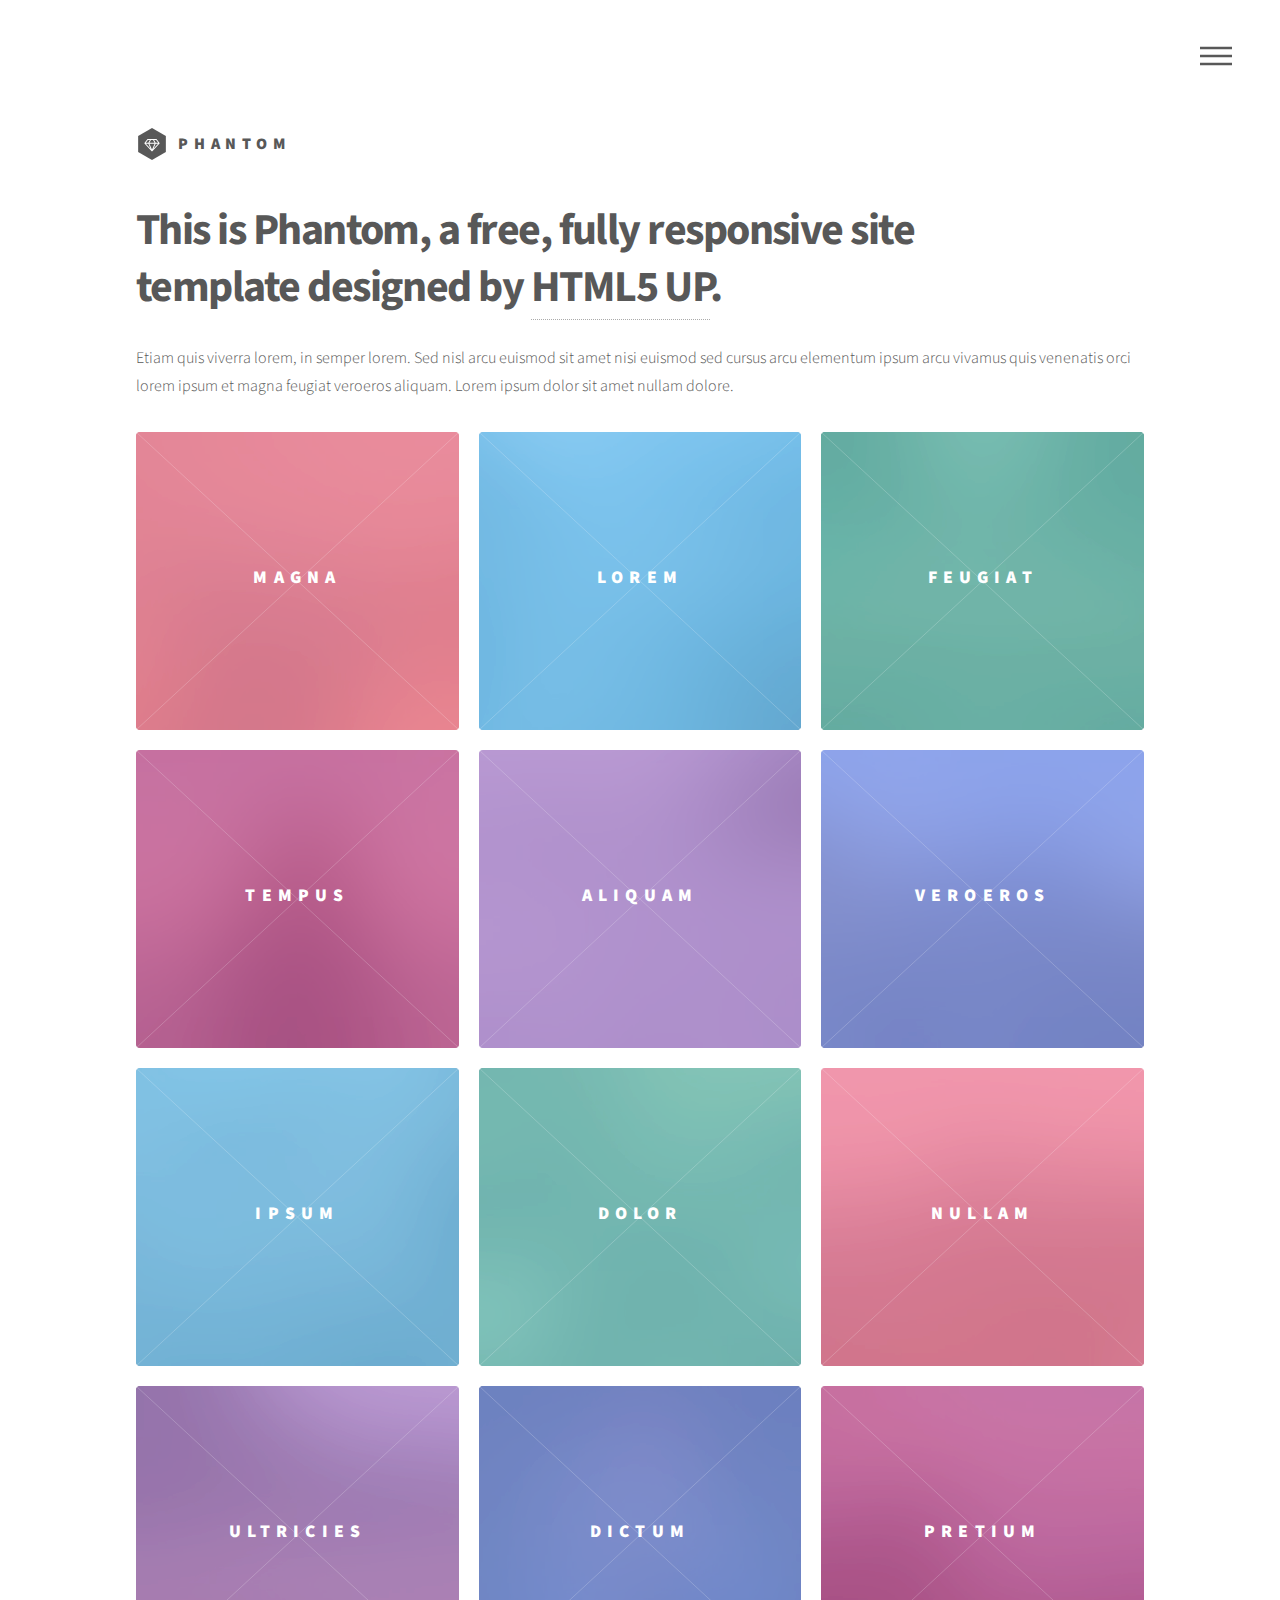
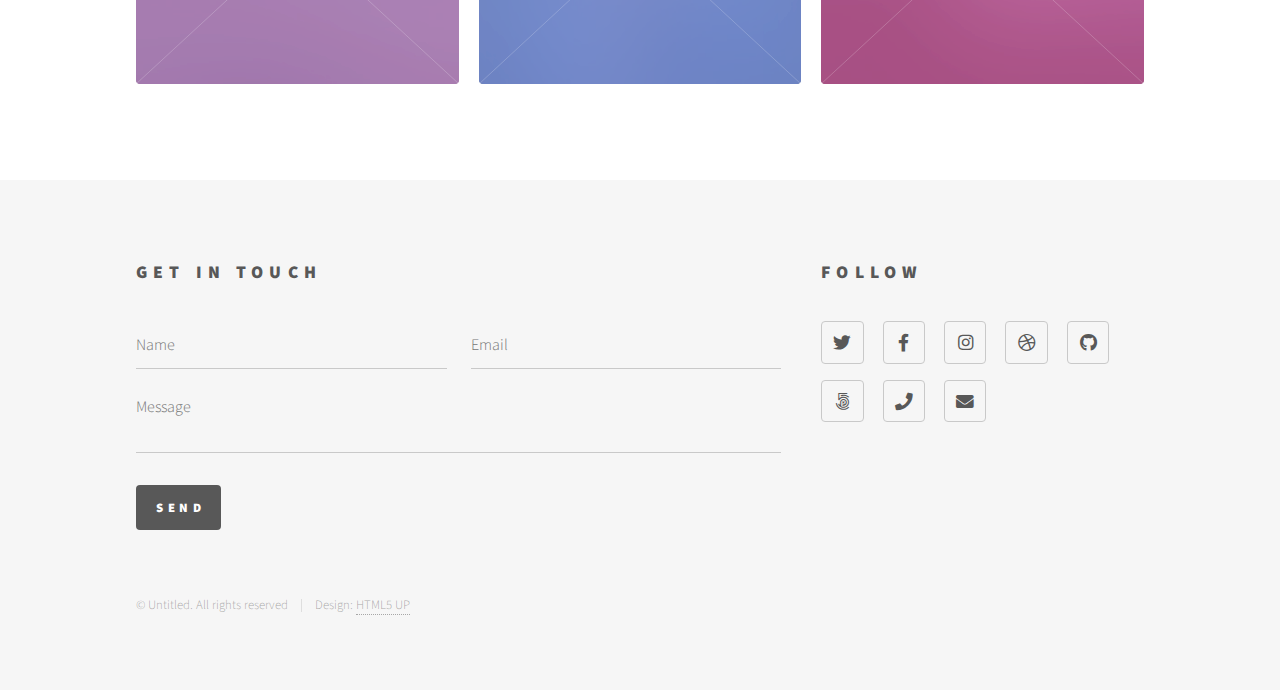
<file: index.html>
<!DOCTYPE HTML>
<!--
	Phantom by HTML5 UP
	html5up.net | @ajlkn
	Free for personal and commercial use under the CCA 3.0 license (html5up.net/license)
-->
<html>
	<head>
		<title>Phantom by HTML5 UP</title>
		<meta charset="utf-8" />
		<meta name="viewport" content="width=device-width, initial-scale=1, user-scalable=no" />
		<link rel="stylesheet" href="assets/css/main.css" />
		<noscript><link rel="stylesheet" href="assets/css/noscript.css" /></noscript>
	</head>
	<body class="is-preload">
		<!-- Wrapper -->
			<div id="wrapper">

				<!-- Header -->
					<header id="header">
						<div class="inner">

							<!-- Logo -->
								<a href="index.html" class="logo">
									<span class="symbol"><img src="images/logo.svg" alt="" /></span><span class="title">Phantom</span>
								</a>

							<!-- Nav -->
								<nav>
									<ul>
										<li><a href="#menu">Menu</a></li>
									</ul>
								</nav>

						</div>
					</header>

				<!-- Menu -->
					<nav id="menu">
						<h2>Menu</h2>
						<ul>
							<li><a href="index.html">Home</a></li>
							<li><a href="generic.html">Ipsum veroeros</a></li>
							<li><a href="generic.html">Tempus etiam</a></li>
							<li><a href="generic.html">Consequat dolor</a></li>
							<li><a href="elements.html">Elements</a></li>
						</ul>
					</nav>

				<!-- Main -->
					<div id="main">
						<div class="inner">
							<header>
								<h1>This is Phantom, a free, fully responsive site<br />
								template designed by <a href="http://html5up.net">HTML5 UP</a>.</h1>
								<p>Etiam quis viverra lorem, in semper lorem. Sed nisl arcu euismod sit amet nisi euismod sed cursus arcu elementum ipsum arcu vivamus quis venenatis orci lorem ipsum et magna feugiat veroeros aliquam. Lorem ipsum dolor sit amet nullam dolore.</p>
							</header>
							<section class="tiles">
								<article class="style1">
									<span class="image">
										<img src="images/pic01.jpg" alt="" />
									</span>
									<a href="generic.html">
										<h2>Magna</h2>
										<div class="content">
											<p>Sed nisl arcu euismod sit amet nisi lorem etiam dolor veroeros et feugiat.</p>
										</div>
									</a>
								</article>
								<article class="style2">
									<span class="image">
										<img src="images/pic02.jpg" alt="" />
									</span>
									<a href="generic.html">
										<h2>Lorem</h2>
										<div class="content">
											<p>Sed nisl arcu euismod sit amet nisi lorem etiam dolor veroeros et feugiat.</p>
										</div>
									</a>
								</article>
								<article class="style3">
									<span class="image">
										<img src="images/pic03.jpg" alt="" />
									</span>
									<a href="generic.html">
										<h2>Feugiat</h2>
										<div class="content">
											<p>Sed nisl arcu euismod sit amet nisi lorem etiam dolor veroeros et feugiat.</p>
										</div>
									</a>
								</article>
								<article class="style4">
									<span class="image">
										<img src="images/pic04.jpg" alt="" />
									</span>
									<a href="generic.html">
										<h2>Tempus</h2>
										<div class="content">
											<p>Sed nisl arcu euismod sit amet nisi lorem etiam dolor veroeros et feugiat.</p>
										</div>
									</a>
								</article>
								<article class="style5">
									<span class="image">
										<img src="images/pic05.jpg" alt="" />
									</span>
									<a href="generic.html">
										<h2>Aliquam</h2>
										<div class="content">
											<p>Sed nisl arcu euismod sit amet nisi lorem etiam dolor veroeros et feugiat.</p>
										</div>
									</a>
								</article>
								<article class="style6">
									<span class="image">
										<img src="images/pic06.jpg" alt="" />
									</span>
									<a href="generic.html">
										<h2>Veroeros</h2>
										<div class="content">
											<p>Sed nisl arcu euismod sit amet nisi lorem etiam dolor veroeros et feugiat.</p>
										</div>
									</a>
								</article>
								<article class="style2">
									<span class="image">
										<img src="images/pic07.jpg" alt="" />
									</span>
									<a href="generic.html">
										<h2>Ipsum</h2>
										<div class="content">
											<p>Sed nisl arcu euismod sit amet nisi lorem etiam dolor veroeros et feugiat.</p>
										</div>
									</a>
								</article>
								<article class="style3">
									<span class="image">
										<img src="images/pic08.jpg" alt="" />
									</span>
									<a href="generic.html">
										<h2>Dolor</h2>
										<div class="content">
											<p>Sed nisl arcu euismod sit amet nisi lorem etiam dolor veroeros et feugiat.</p>
										</div>
									</a>
								</article>
								<article class="style1">
									<span class="image">
										<img src="images/pic09.jpg" alt="" />
									</span>
									<a href="generic.html">
										<h2>Nullam</h2>
										<div class="content">
											<p>Sed nisl arcu euismod sit amet nisi lorem etiam dolor veroeros et feugiat.</p>
										</div>
									</a>
								</article>
								<article class="style5">
									<span class="image">
										<img src="images/pic10.jpg" alt="" />
									</span>
									<a href="generic.html">
										<h2>Ultricies</h2>
										<div class="content">
											<p>Sed nisl arcu euismod sit amet nisi lorem etiam dolor veroeros et feugiat.</p>
										</div>
									</a>
								</article>
								<article class="style6">
									<span class="image">
										<img src="images/pic11.jpg" alt="" />
									</span>
									<a href="generic.html">
										<h2>Dictum</h2>
										<div class="content">
											<p>Sed nisl arcu euismod sit amet nisi lorem etiam dolor veroeros et feugiat.</p>
										</div>
									</a>
								</article>
								<article class="style4">
									<span class="image">
										<img src="images/pic12.jpg" alt="" />
									</span>
									<a href="generic.html">
										<h2>Pretium</h2>
										<div class="content">
											<p>Sed nisl arcu euismod sit amet nisi lorem etiam dolor veroeros et feugiat.</p>
										</div>
									</a>
								</article>
							</section>
						</div>
					</div>

				<!-- Footer -->
					<footer id="footer">
						<div class="inner">
							<section>
								<h2>Get in touch</h2>
								<form method="post" action="#">
									<div class="fields">
										<div class="field half">
											<input type="text" name="name" id="name" placeholder="Name" />
										</div>
										<div class="field half">
											<input type="email" name="email" id="email" placeholder="Email" />
										</div>
										<div class="field">
											<textarea name="message" id="message" placeholder="Message"></textarea>
										</div>
									</div>
									<ul class="actions">
										<li><input type="submit" value="Send" class="primary" /></li>
									</ul>
								</form>
							</section>
							<section>
								<h2>Follow</h2>
								<ul class="icons">
									<li><a href="#" class="icon brands style2 fa-twitter"><span class="label">Twitter</span></a></li>
									<li><a href="#" class="icon brands style2 fa-facebook-f"><span class="label">Facebook</span></a></li>
									<li><a href="#" class="icon brands style2 fa-instagram"><span class="label">Instagram</span></a></li>
									<li><a href="#" class="icon brands style2 fa-dribbble"><span class="label">Dribbble</span></a></li>
									<li><a href="#" class="icon brands style2 fa-github"><span class="label">GitHub</span></a></li>
									<li><a href="#" class="icon brands style2 fa-500px"><span class="label">500px</span></a></li>
									<li><a href="#" class="icon solid style2 fa-phone"><span class="label">Phone</span></a></li>
									<li><a href="#" class="icon solid style2 fa-envelope"><span class="label">Email</span></a></li>
								</ul>
							</section>
							<ul class="copyright">
								<li>&copy; Untitled. All rights reserved</li><li>Design: <a href="http://html5up.net">HTML5 UP</a></li>
							</ul>
						</div>
					</footer>

			</div>

		<!-- Scripts -->
			<script src="assets/js/jquery.min.js"></script>
			<script src="assets/js/browser.min.js"></script>
			<script src="assets/js/breakpoints.min.js"></script>
			<script src="assets/js/util.js"></script>
			<script src="assets/js/main.js"></script>

	</body>
</html>
</file>
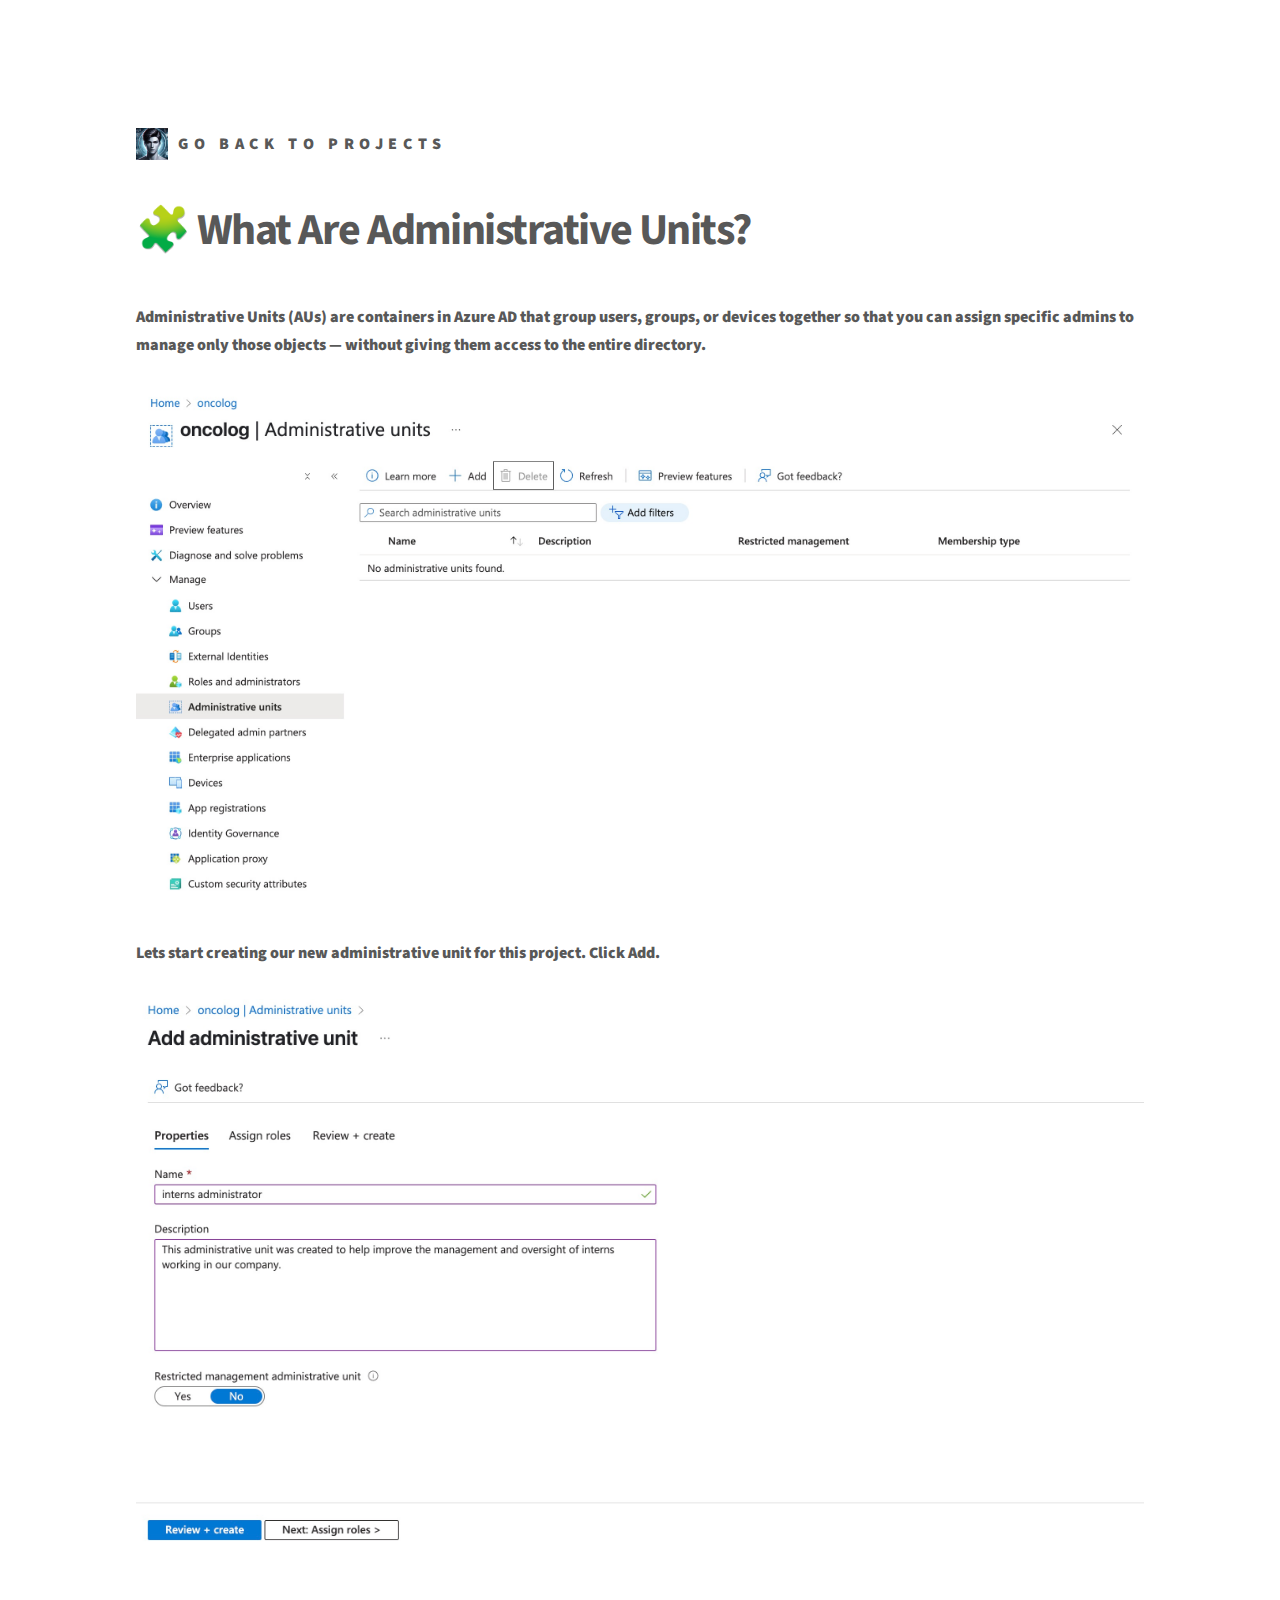
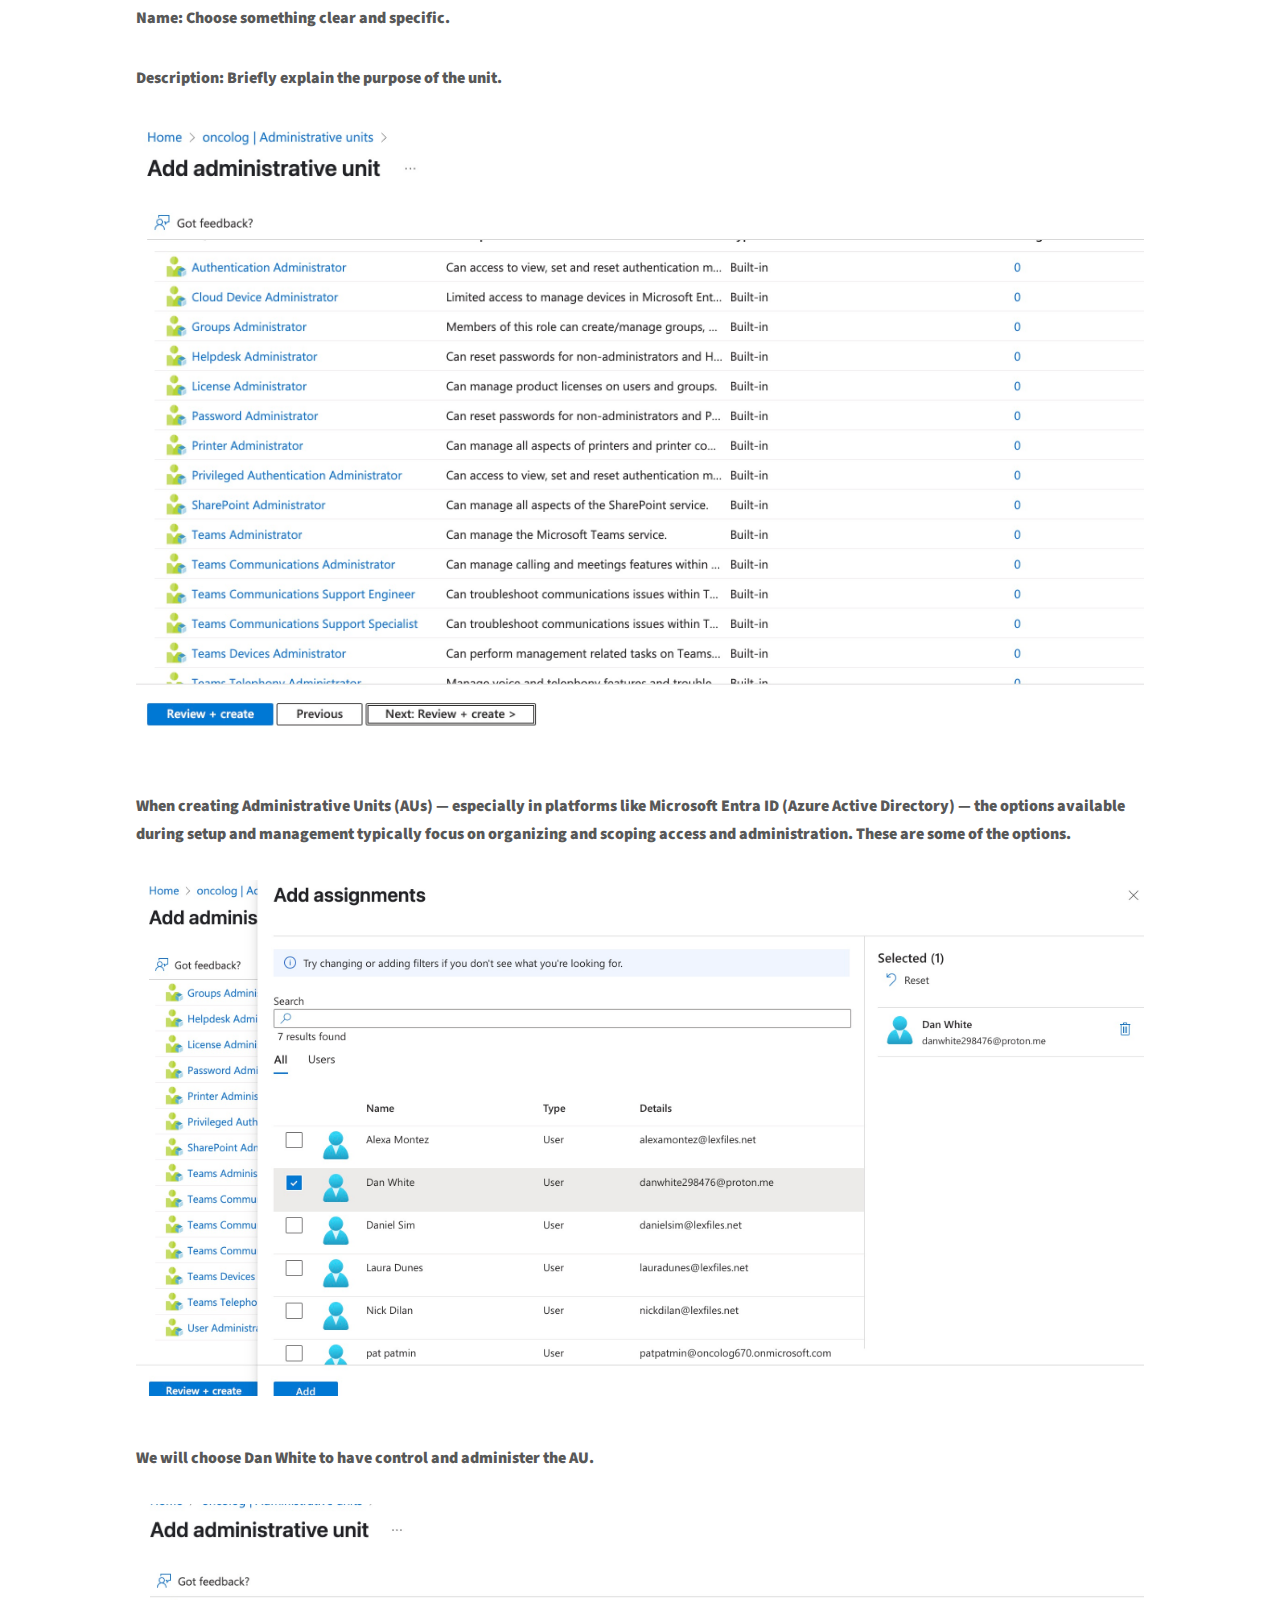
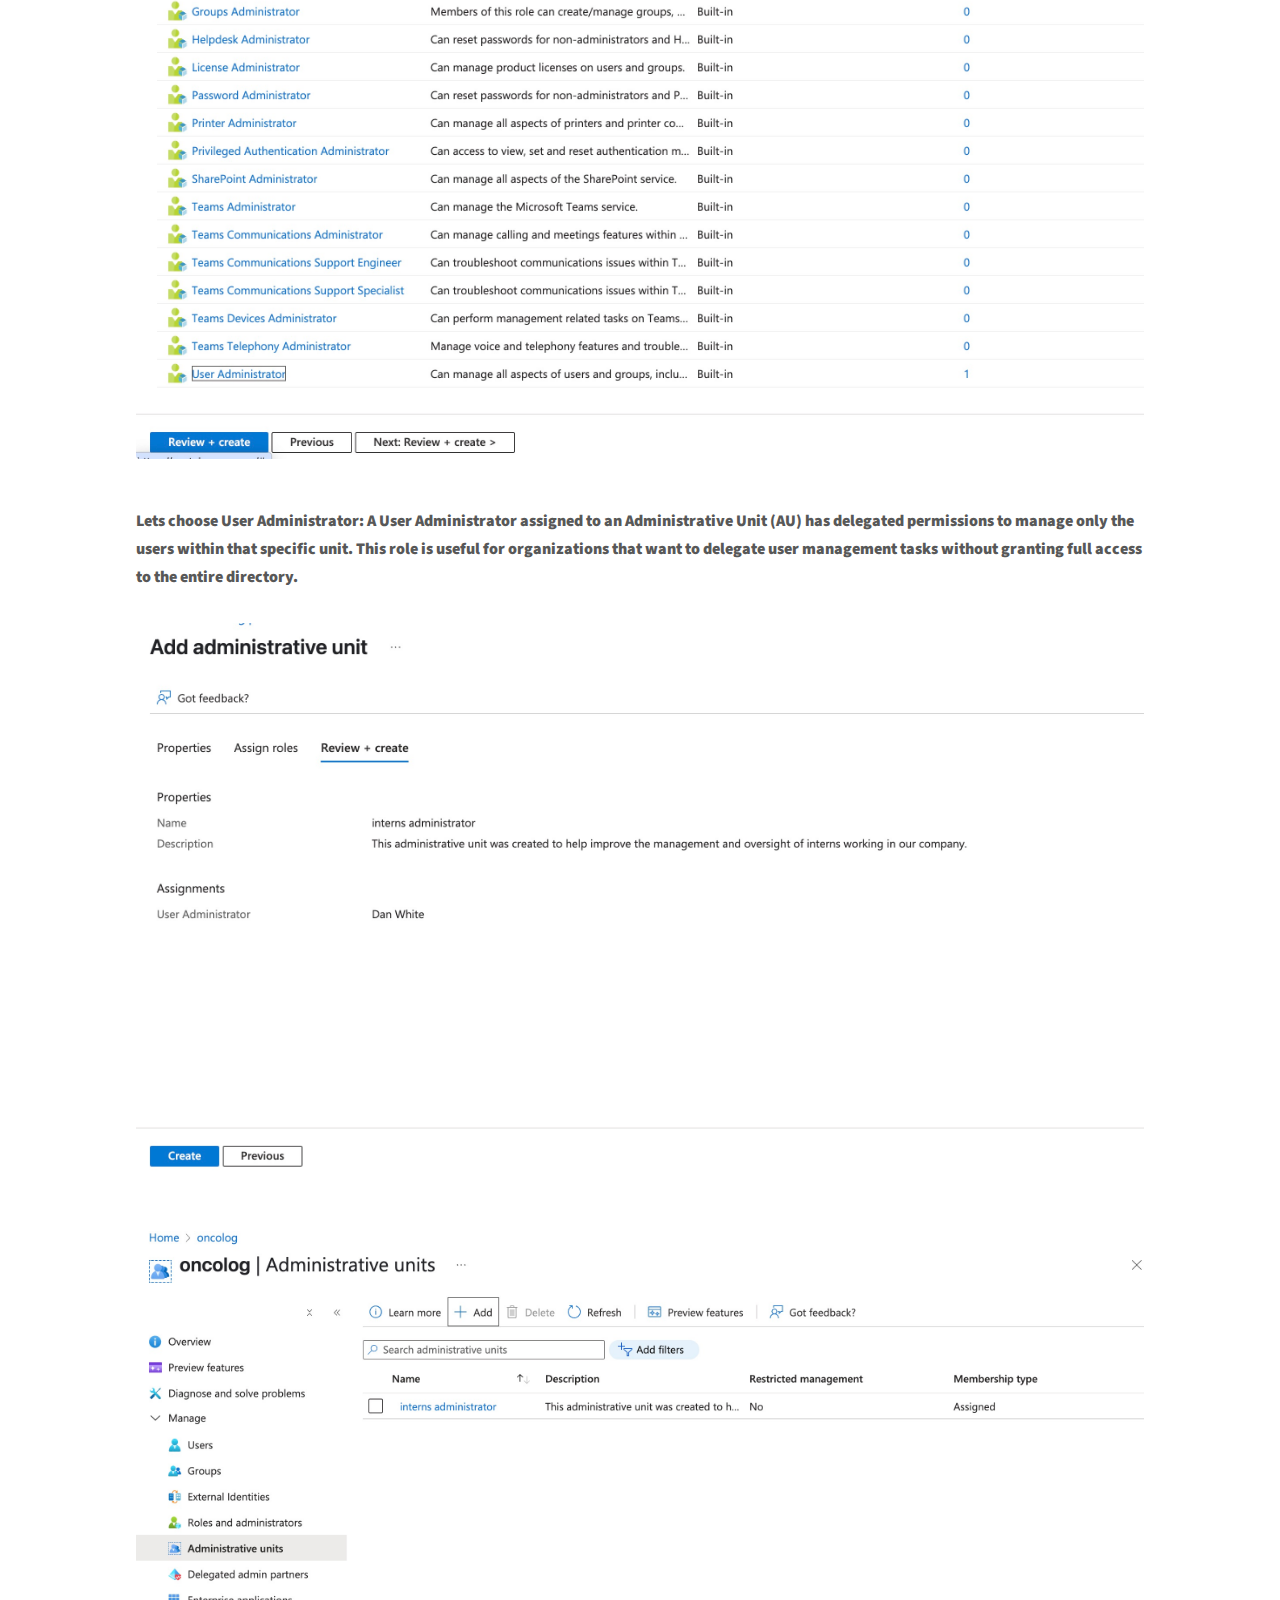
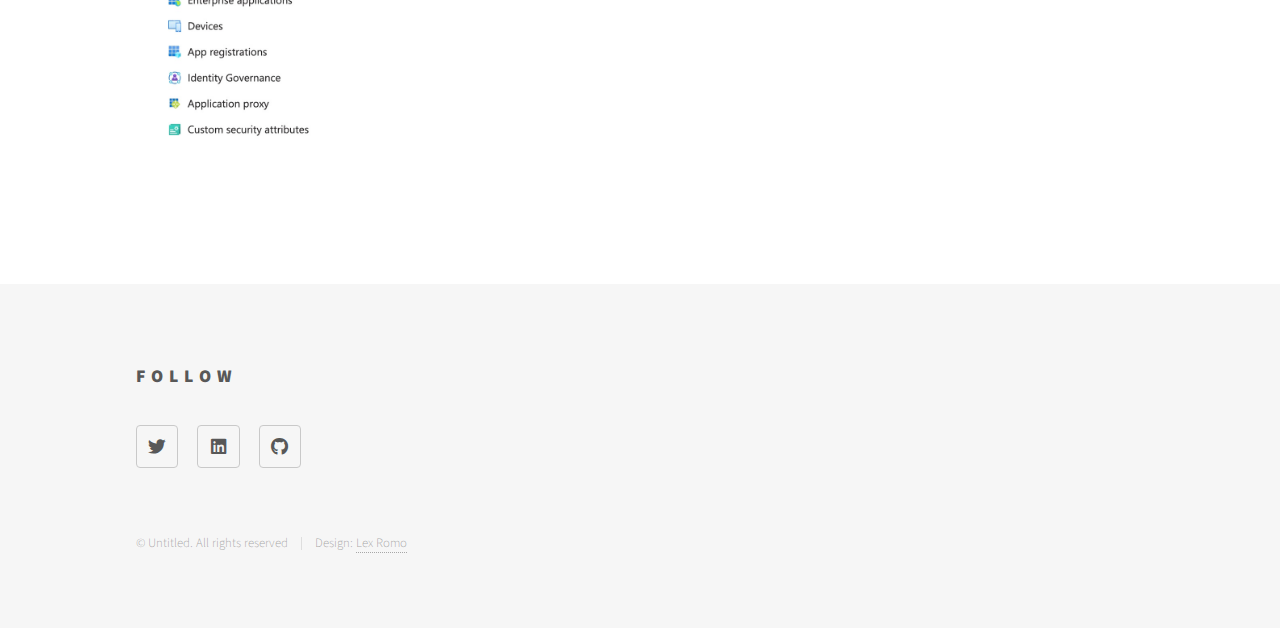
<file: adminunits.html>
<!DOCTYPE HTML>
<!--
	Phantom by HTML5 UP
	html5up.net | @ajlkn
	Free for personal and commercial use under the CCA 3.0 license (html5up.net/license)
-->
<html>
	<head>
		<title>Generic - Phantom by HTML5 UP</title>
		<meta charset="utf-8" />
		<meta name="viewport" content="width=device-width, initial-scale=1, user-scalable=no" />
		<link rel="stylesheet" href="assets/css/main.css" />
		<noscript><link rel="stylesheet" href="assets/css/noscript.css" /></noscript>
	</head>
	<body class="is-preload">
		<!-- Wrapper -->
			<div id="wrapper">

				<!-- Header -->
					<header id="header">
						<div class="inner">

							<!-- Logo -->
								<a href="index.html" class="logo">
									<span class="symbol"><img src="images/be-cyber1.jpg" alt="" /></span><span class="title">GO BACK TO PROJECTS</span>
								</a>

							<!-- Nav -->

						</div>
					</header>


				<!-- Main -->
					<div id="main">
						<div class="inner">
							<h1>🧩 What Are Administrative Units?</h1>
							<p><strong>Administrative Units (AUs) are containers in Azure AD that group users, groups, or devices together so that you can assign specific admins to manage only those objects — without giving them access to the entire directory.</strong></p>
							<span class="image main"><img src="images/admunits/admunit1.jpeg" alt="" /></span>
							<p><strong>Lets start creating our new administrative unit for this project. Click Add.</strong></p>
							<span class="image main"><img src="images/admunits/admunit2.jpeg" alt="" /></span>
							<p><strong>Name: Choose something clear and specific.</strong></p>
							<p><strong>Description: Briefly explain the purpose of the unit.</strong></p>
							<span class="image main"><img src="images/admunits/admunit3.jpeg" alt="" /></span>
							<p><strong>When creating Administrative Units (AUs) — especially in platforms like Microsoft Entra ID (Azure Active Directory) — the options available during setup and management typically focus on organizing and scoping access and administration. These are some of the options.</strong></p>
							<span class="image main"><img src="images/admunits/admunit4.jpeg" alt="" /></span>
							<p><strong>We will choose Dan White to have control and administer the AU. </strong></p>
							<span class="image main"><img src="images/admunits/admunit5.jpeg" alt="" /></span>
							<p><strong>Lets choose User Administrator: A User Administrator assigned to an Administrative Unit (AU) has delegated permissions to manage only the users within that specific unit. This role is useful for organizations that want to delegate user management tasks without granting full access to the entire directory.</strong></p>
							<span class="image main"><img src="images/admunits/admunit6.jpeg" alt="" /></span>
							<span class="image main"><img src="images/admunits/admunit7.jpeg" alt="" /></span>

						</div>
					</div>
					
				<!-- Footer -->
					<footer id="footer">
						<div class="inner">

							<section>
								<h2>Follow</h2>
								<ul class="icons">
									<li><a href="#" class="icon brands style2 fa-twitter"><span class="label">Twitter</span></a></li>
									<li><a href="#" class="icon brands style2 fa-linkedin"><span class="label">Instagram</span></a></li>
									<li><a href="#" class="icon brands style2 fa-github"><span class="label">GitHub</span></a></li>
								</ul>
							</section>
							<ul class="copyright">
								<li>&copy; Untitled. All rights reserved</li><li>Design: <a href="https://lexromo.net">Lex Romo</a></li>
							</ul>
						</div>
					</footer>

			</div>

		<!-- Scripts -->
			<script src="assets/js/jquery.min.js"></script>
			<script src="assets/js/browser.min.js"></script>
			<script src="assets/js/breakpoints.min.js"></script>
			<script src="assets/js/util.js"></script>
			<script src="assets/js/main.js"></script>

	</body>
</html>
</file>
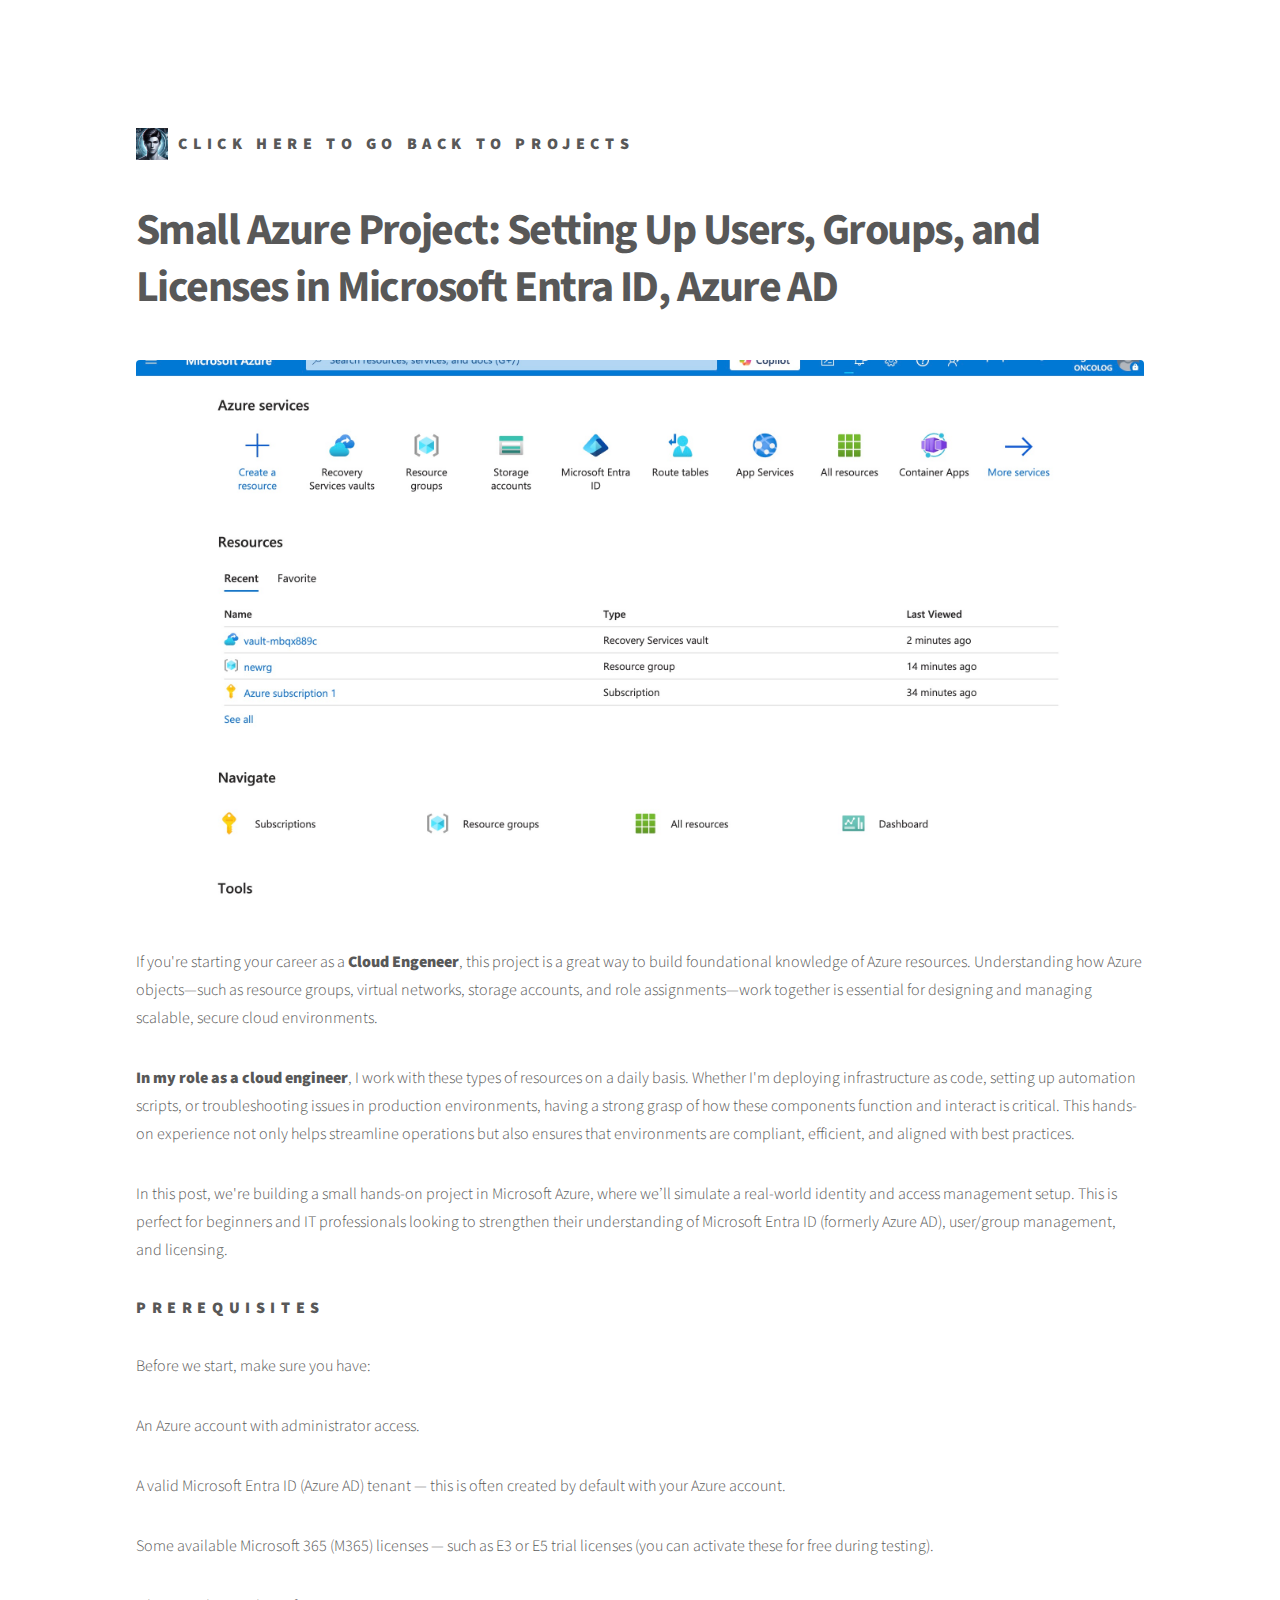
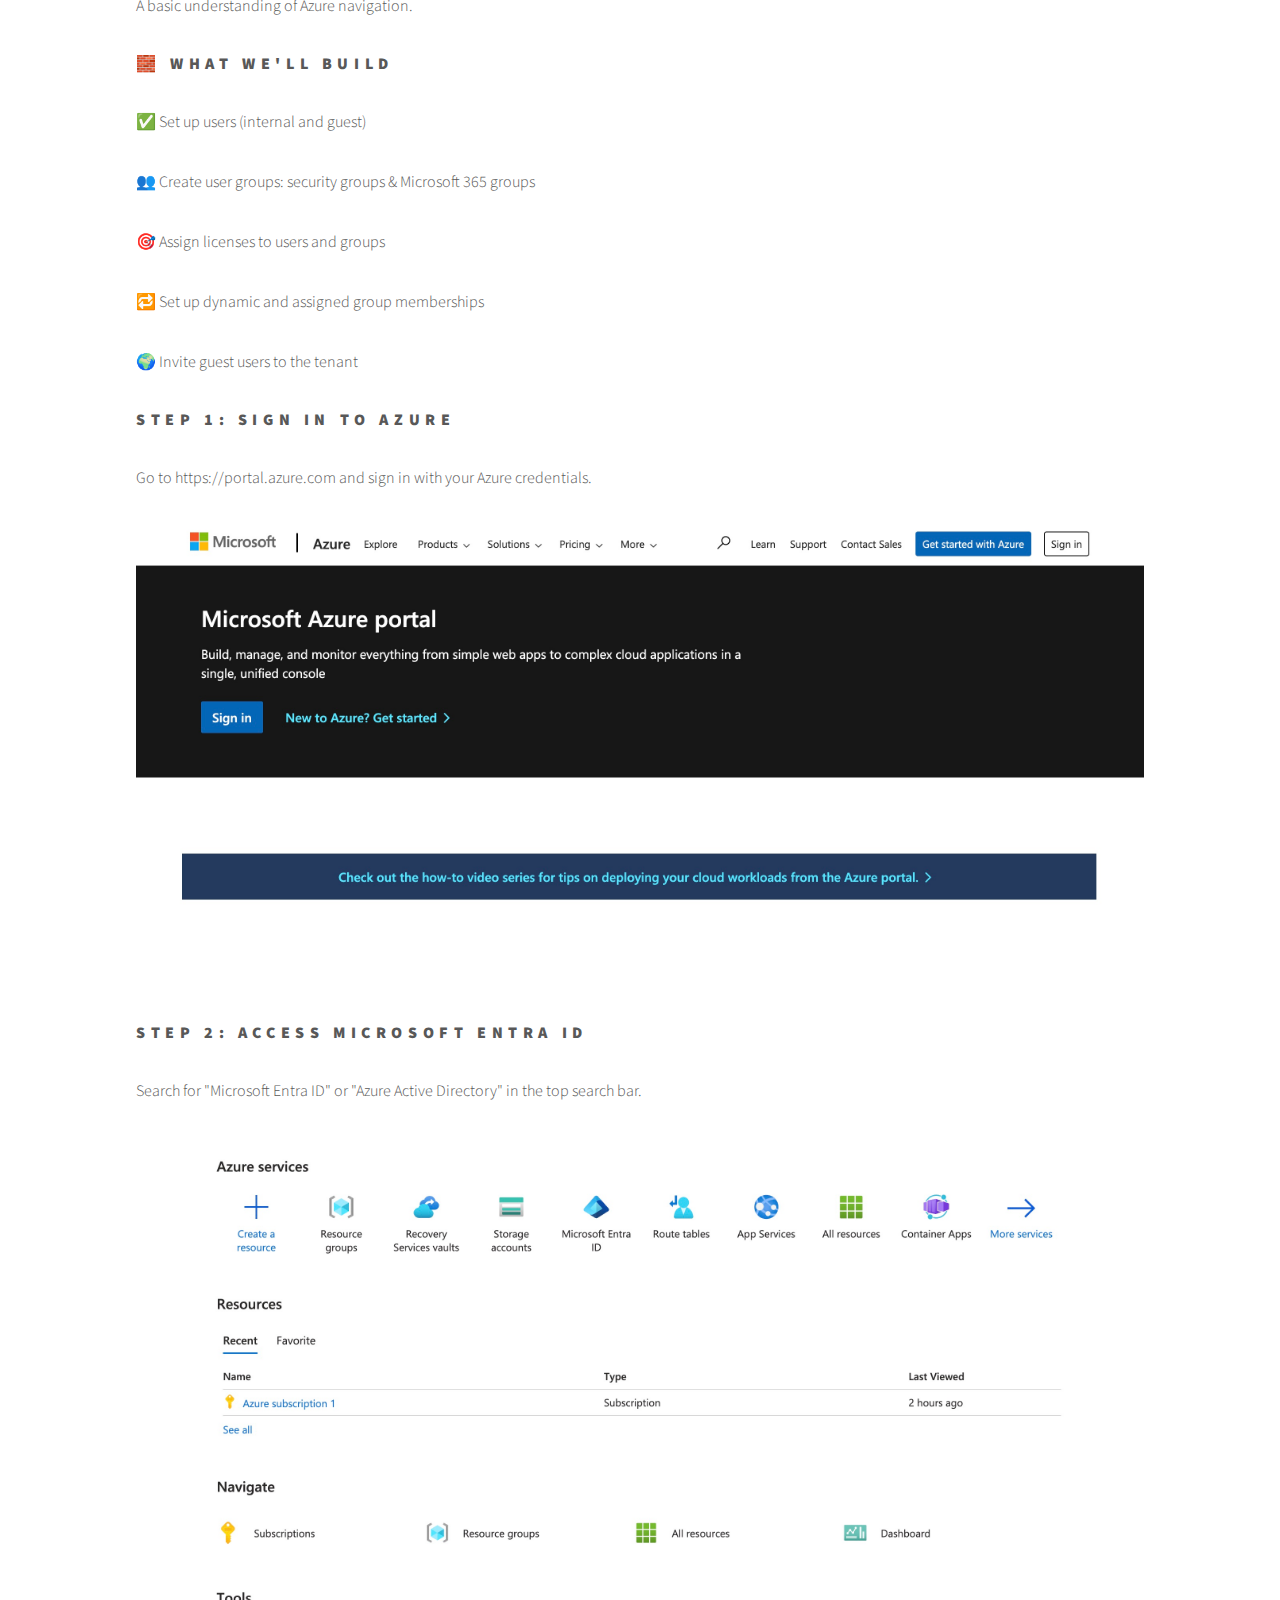
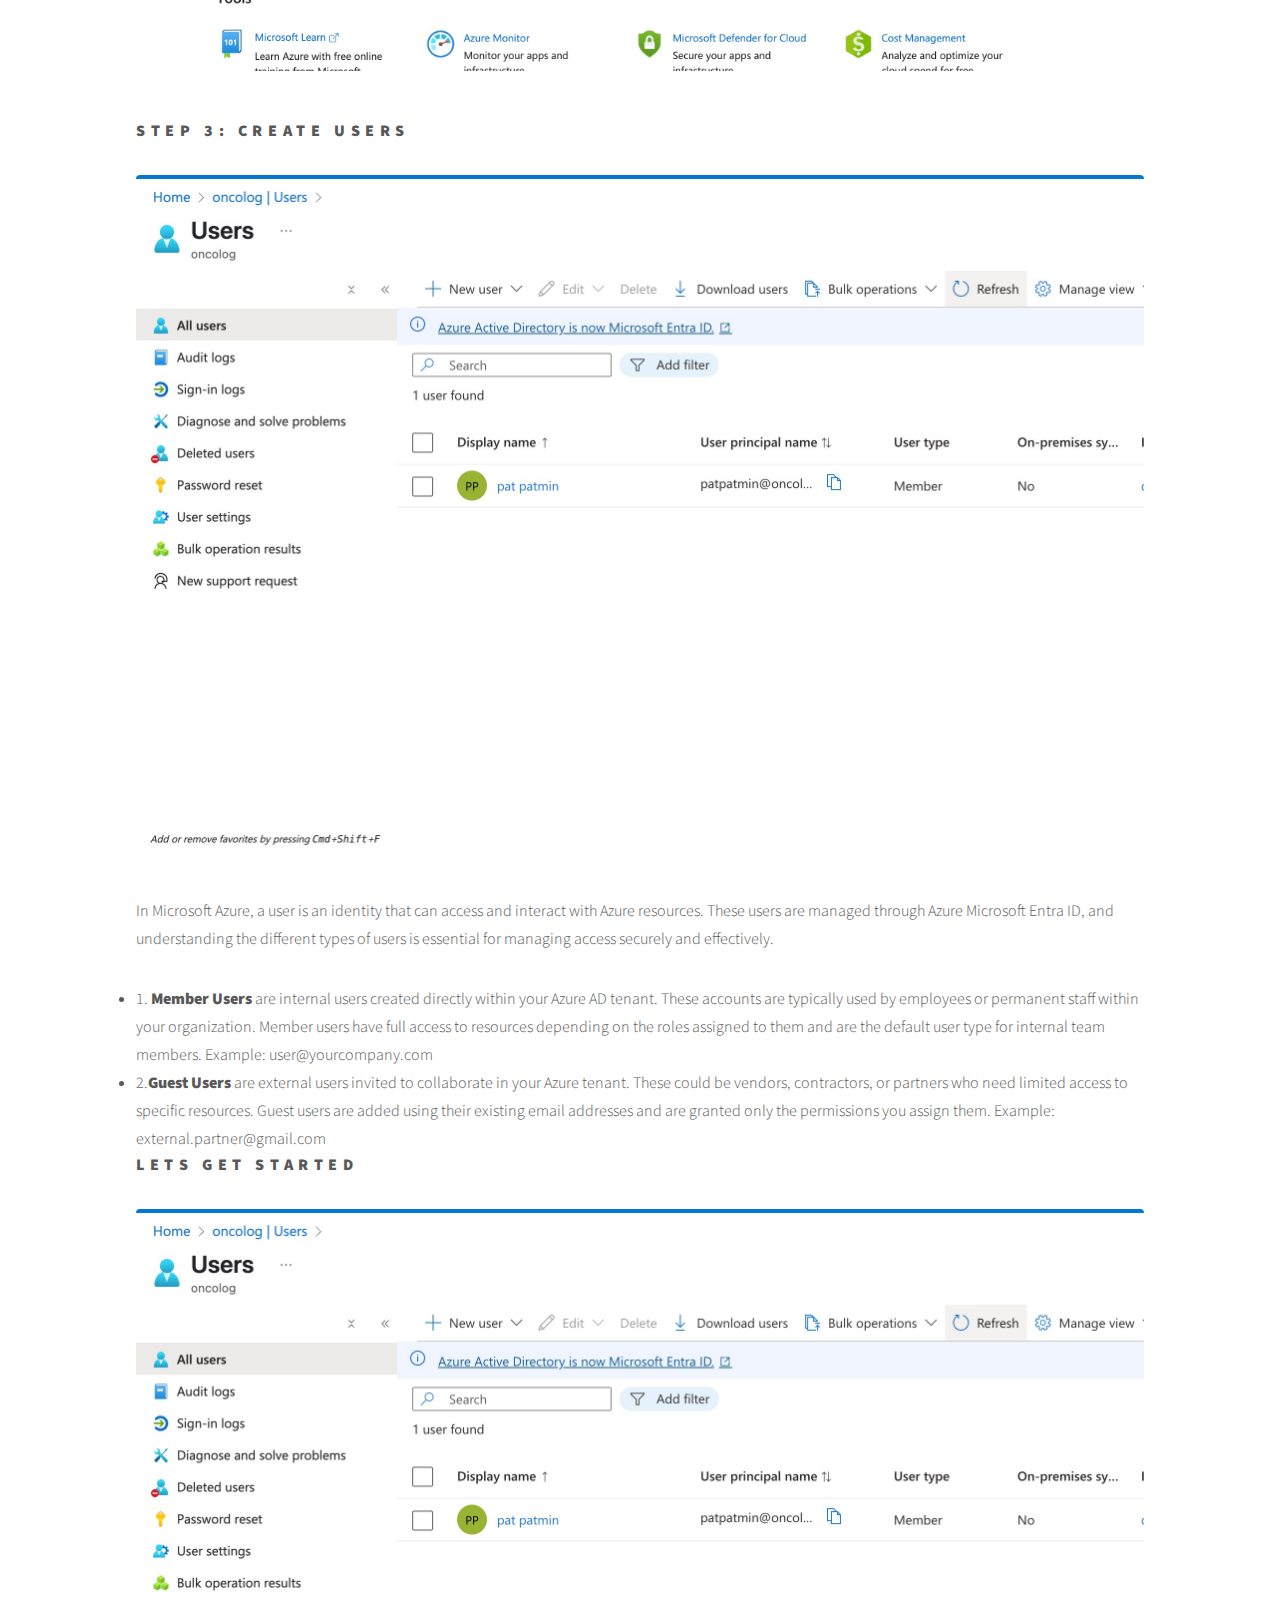
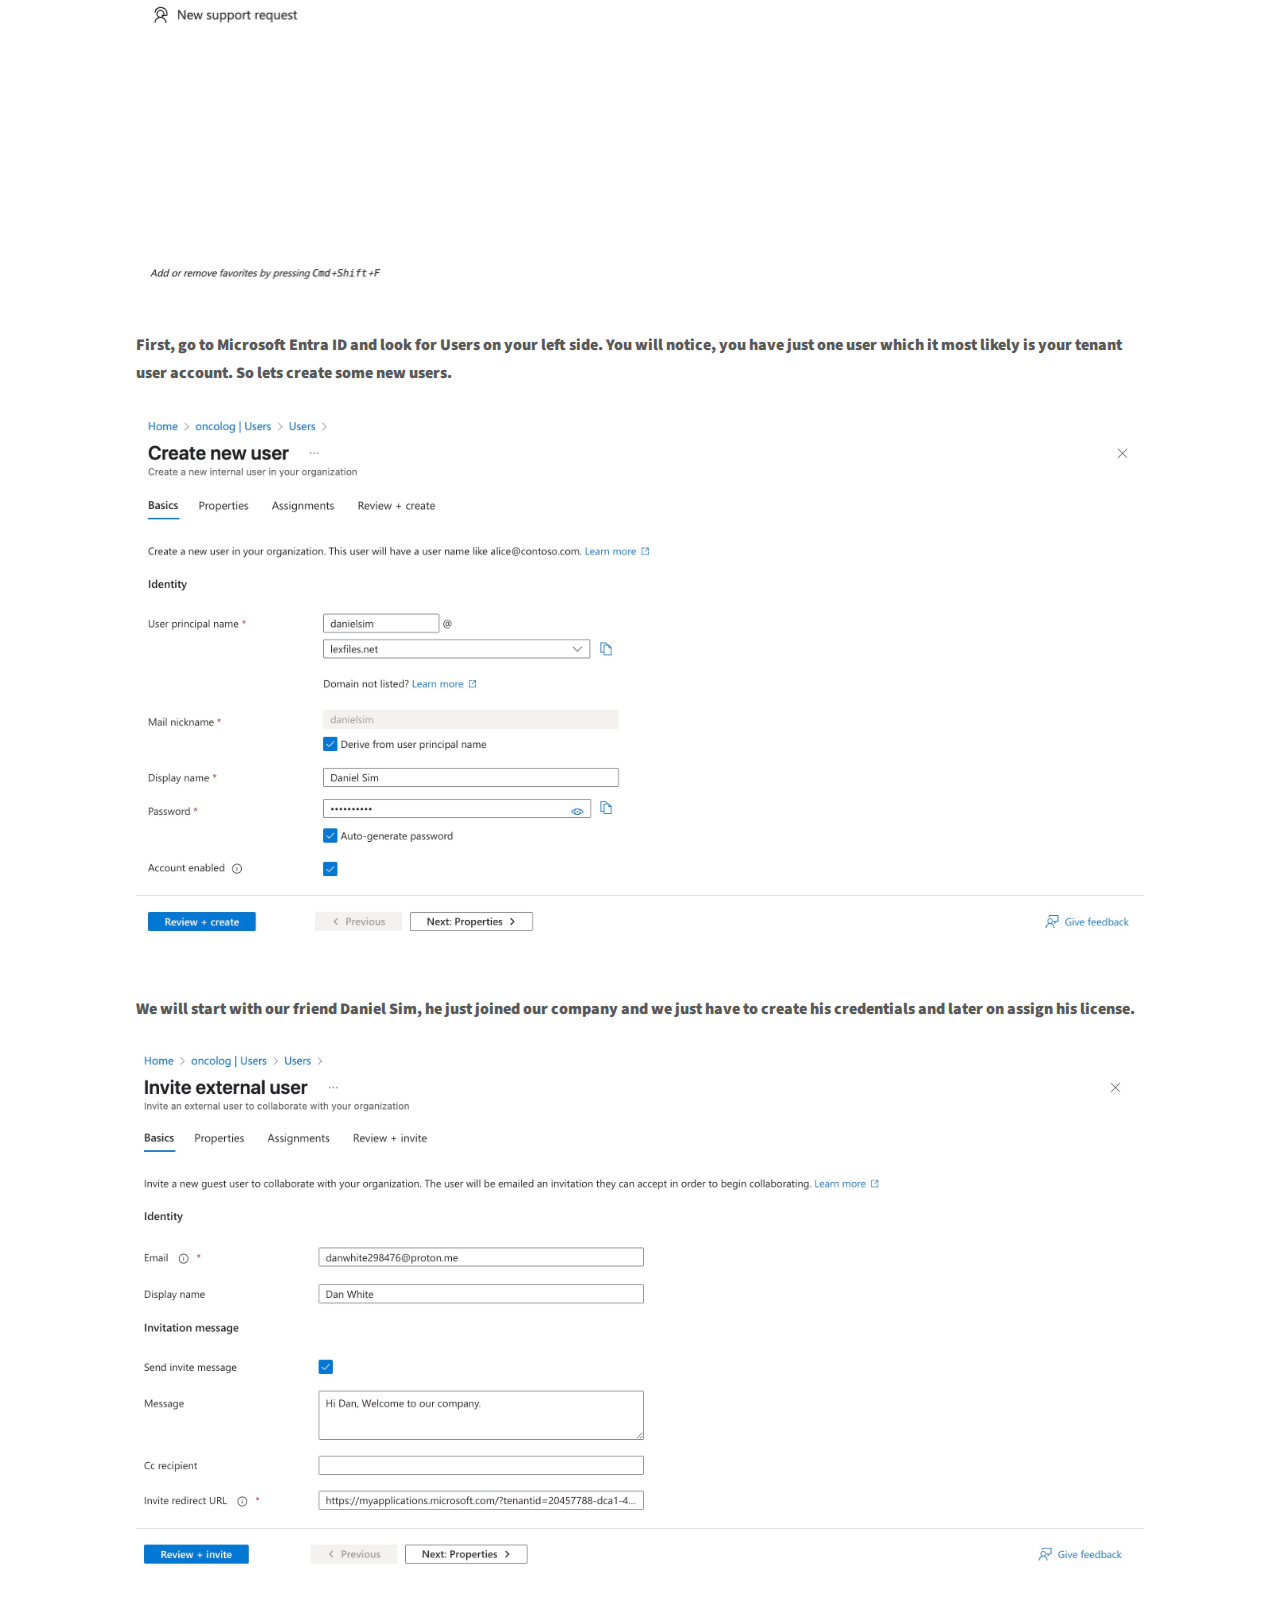
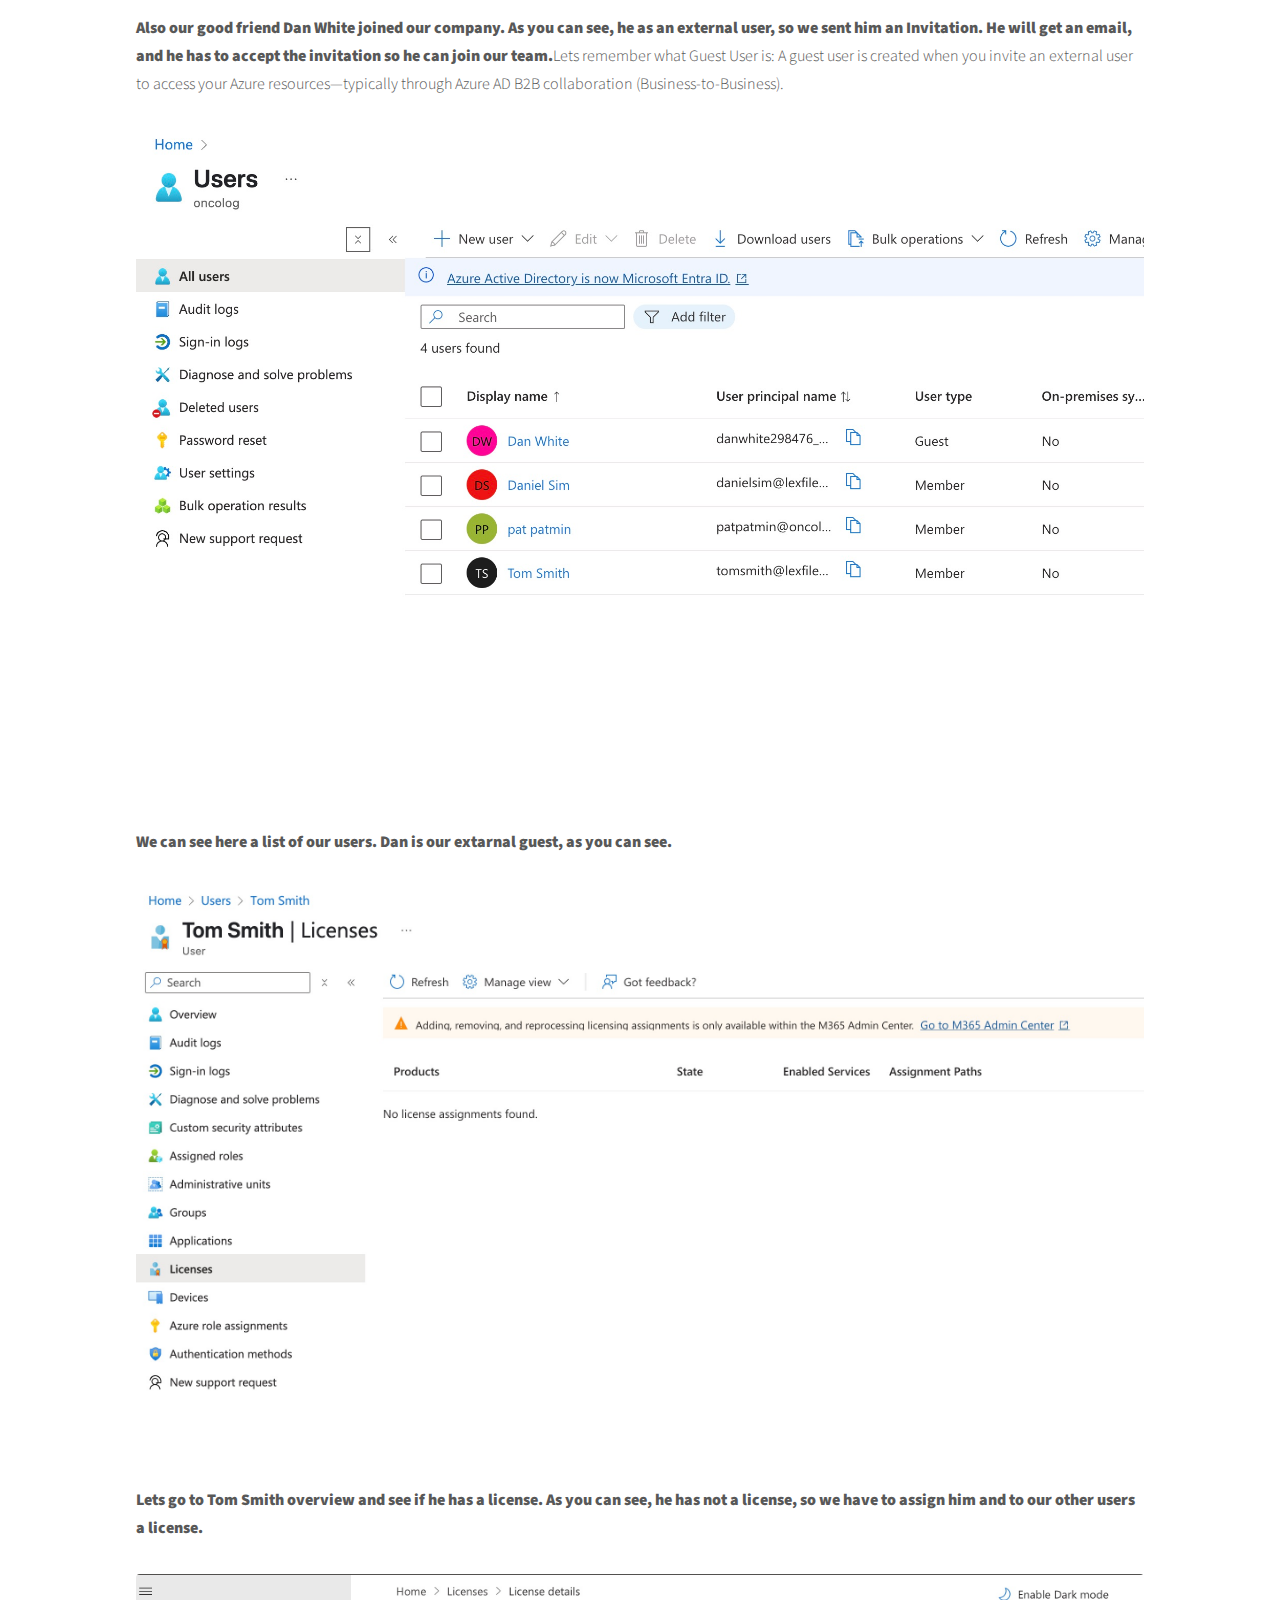
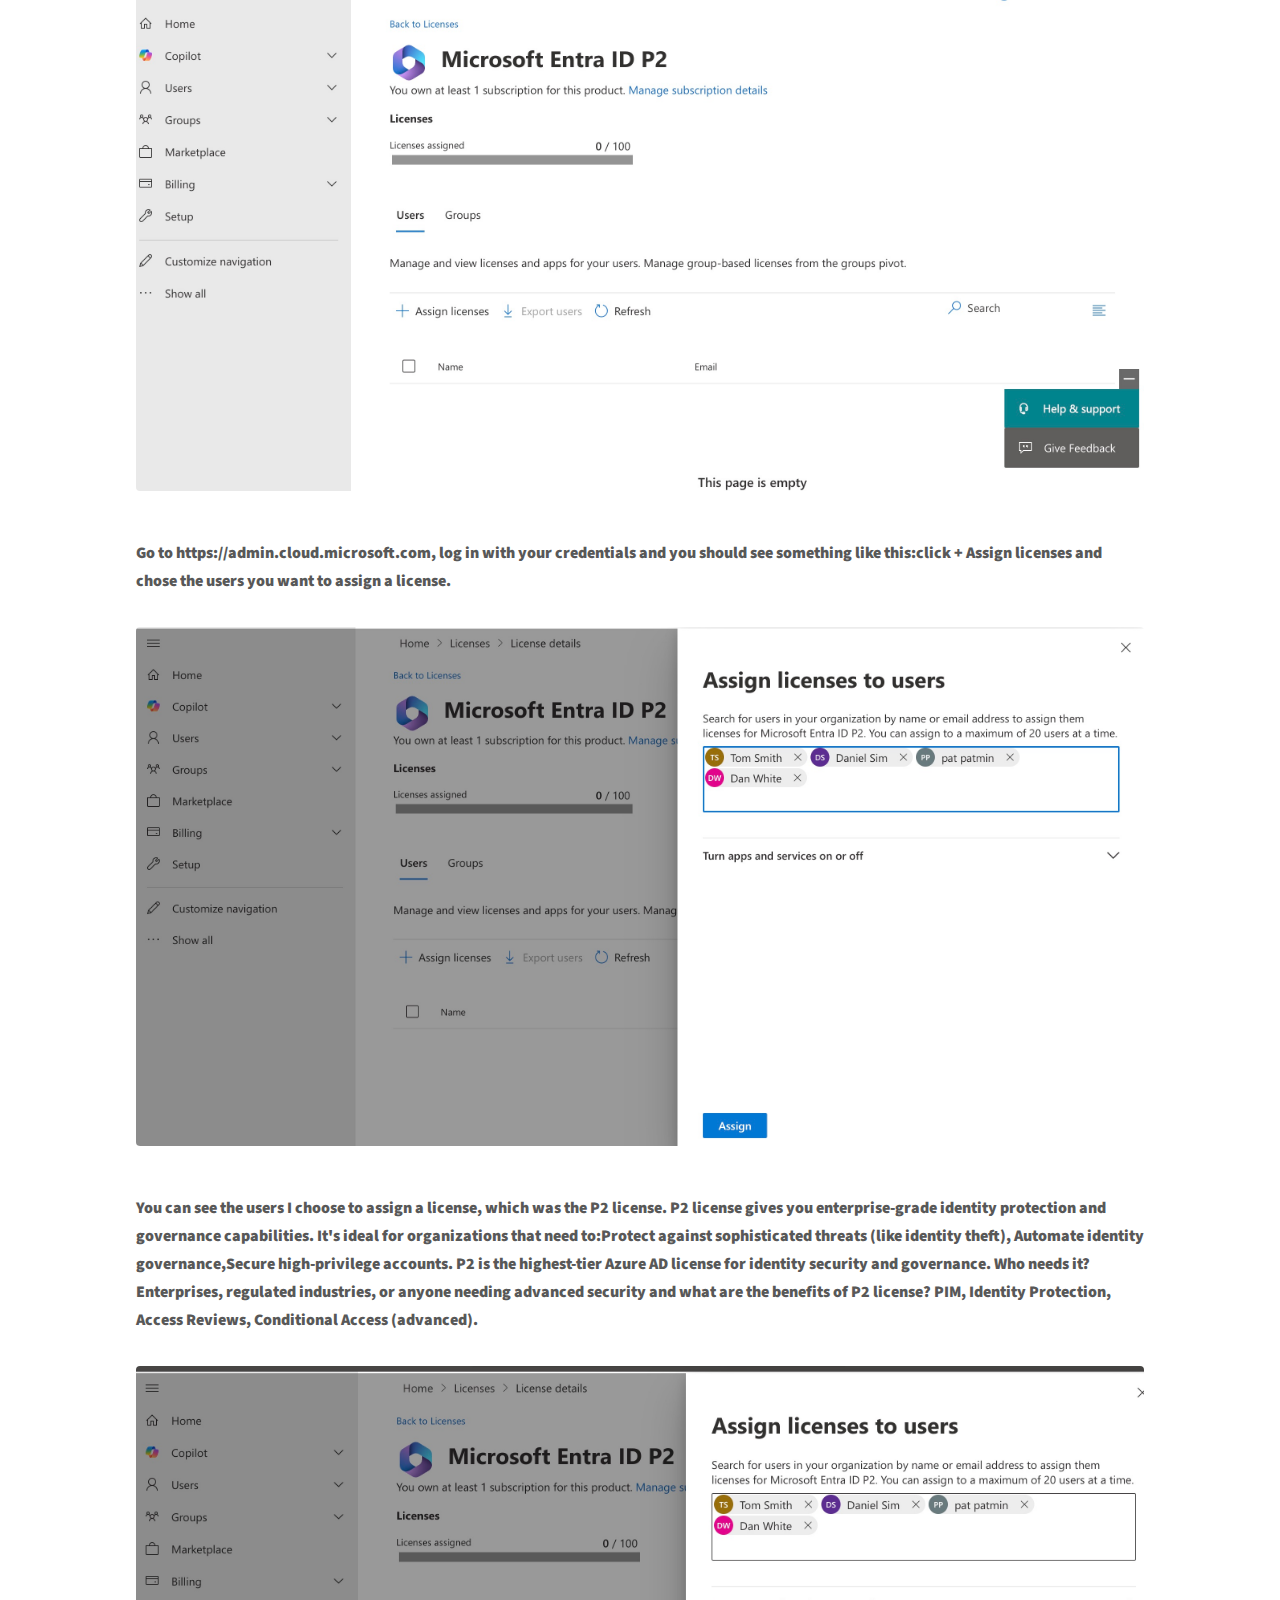
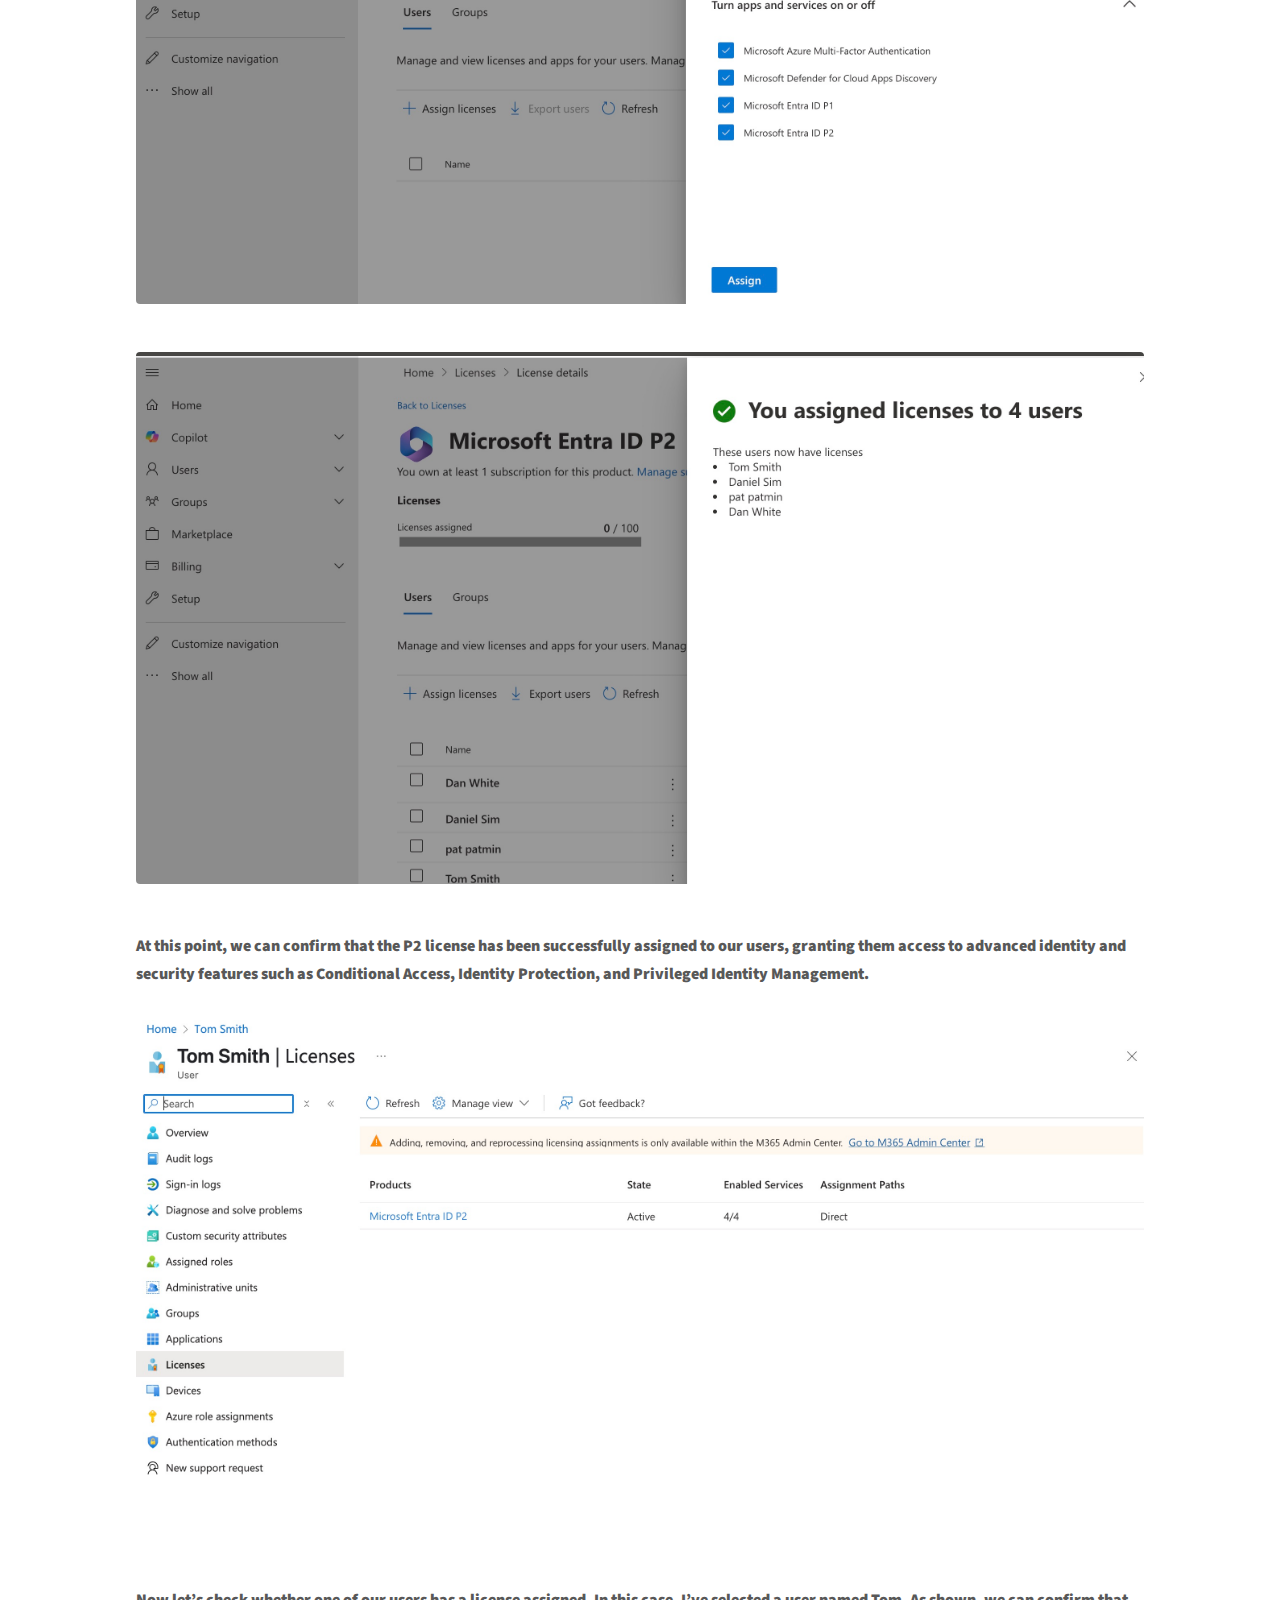
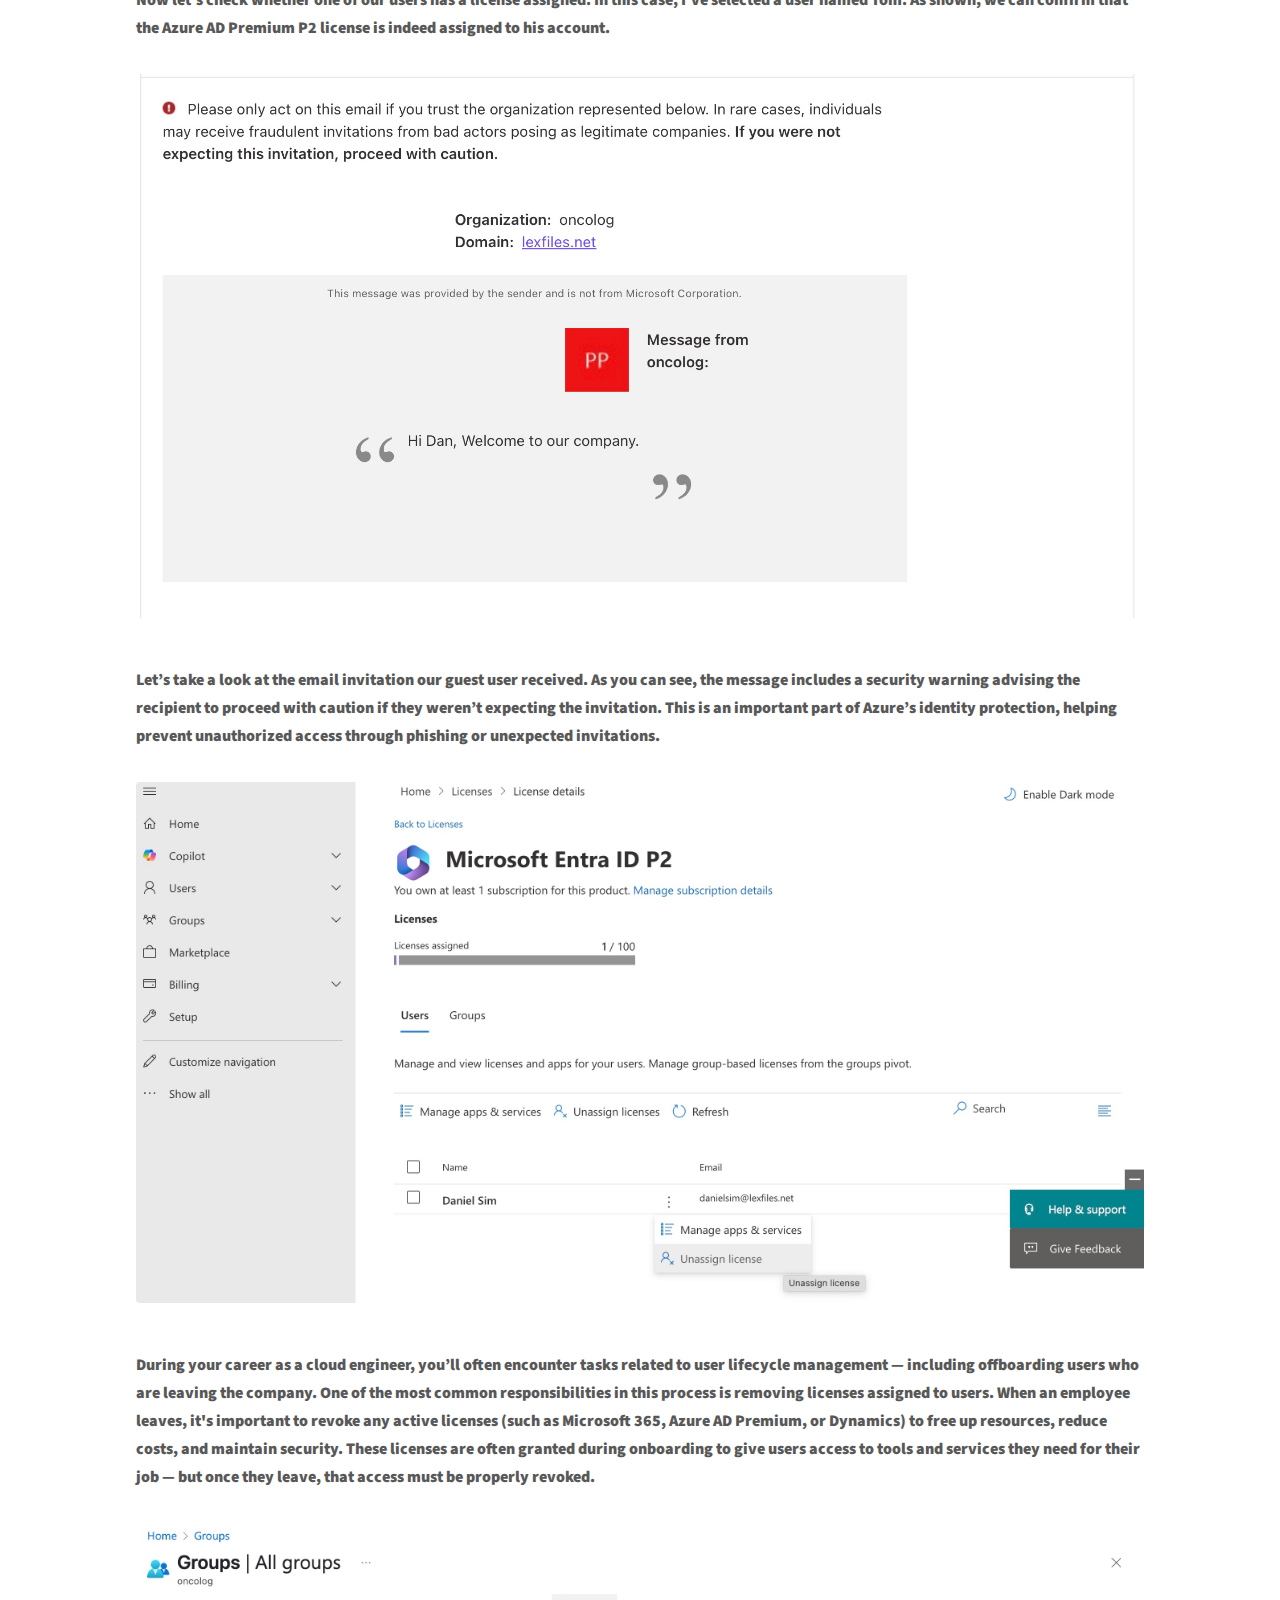
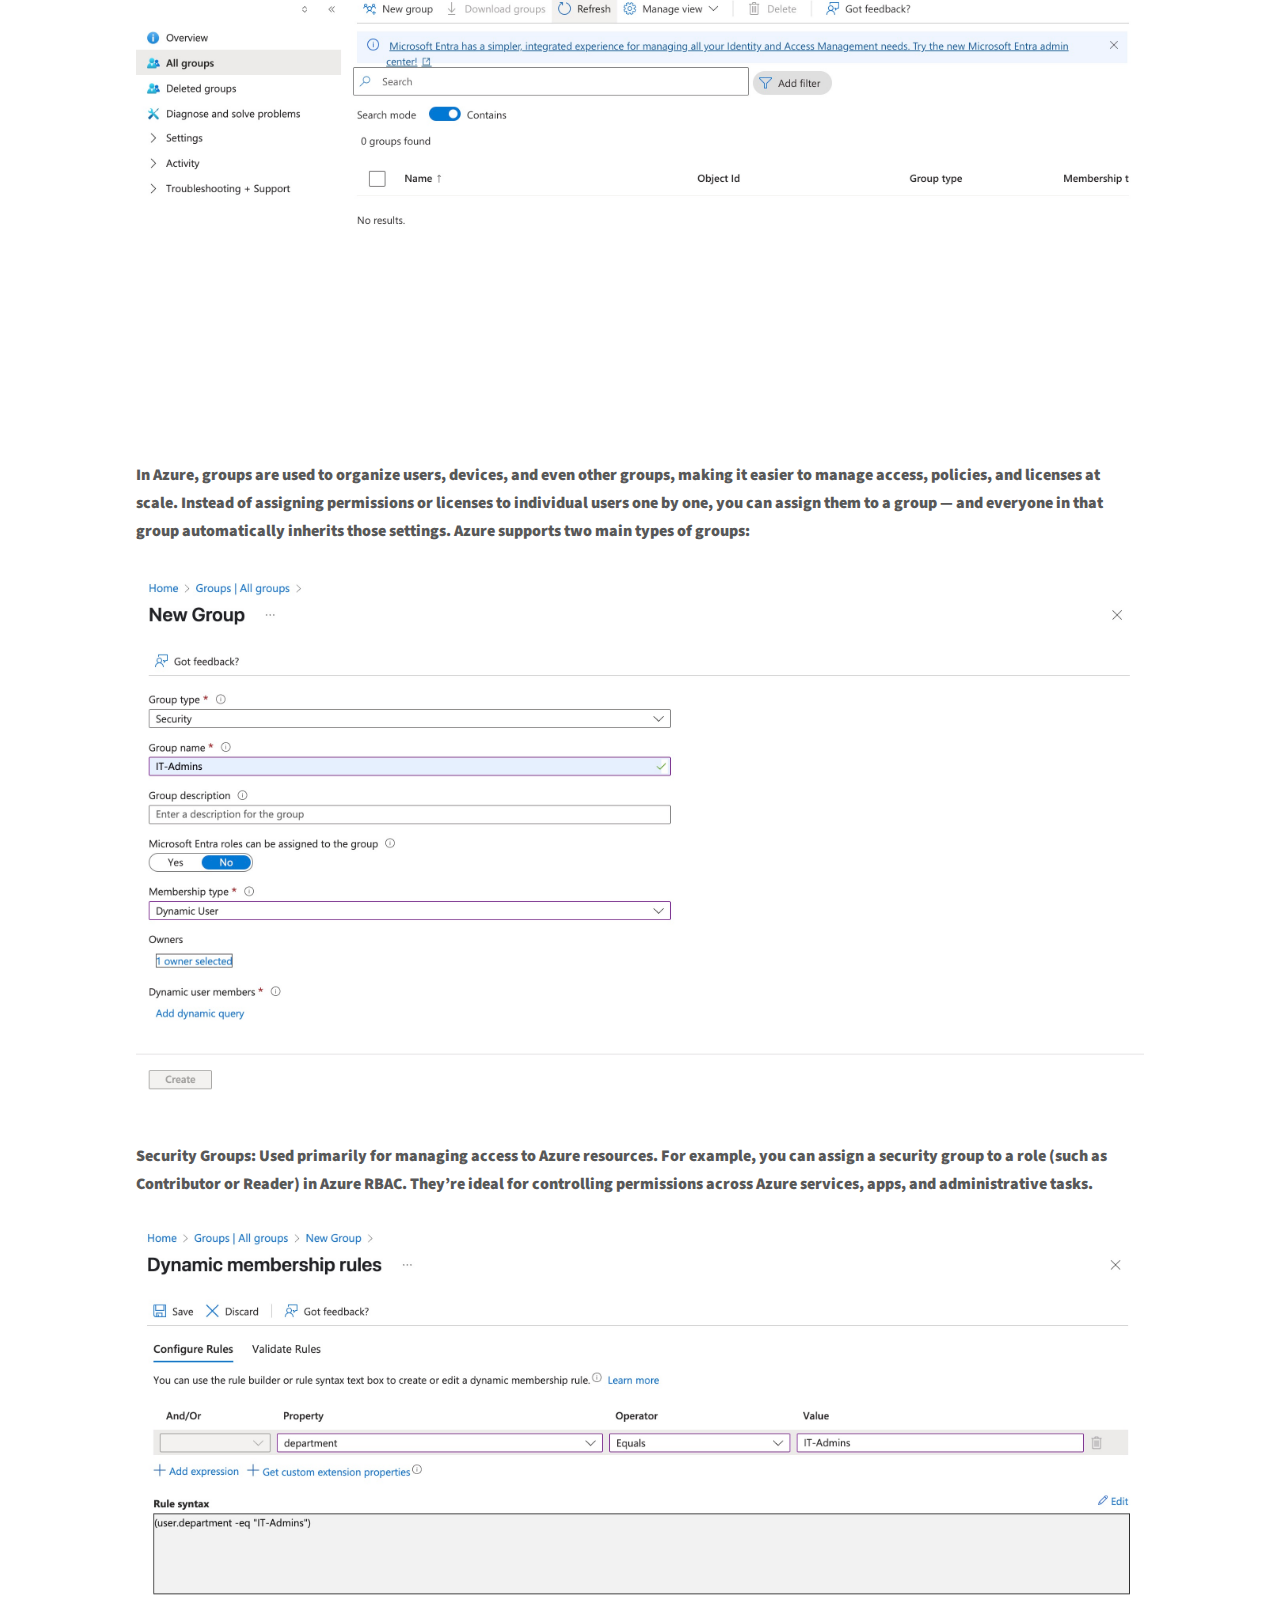
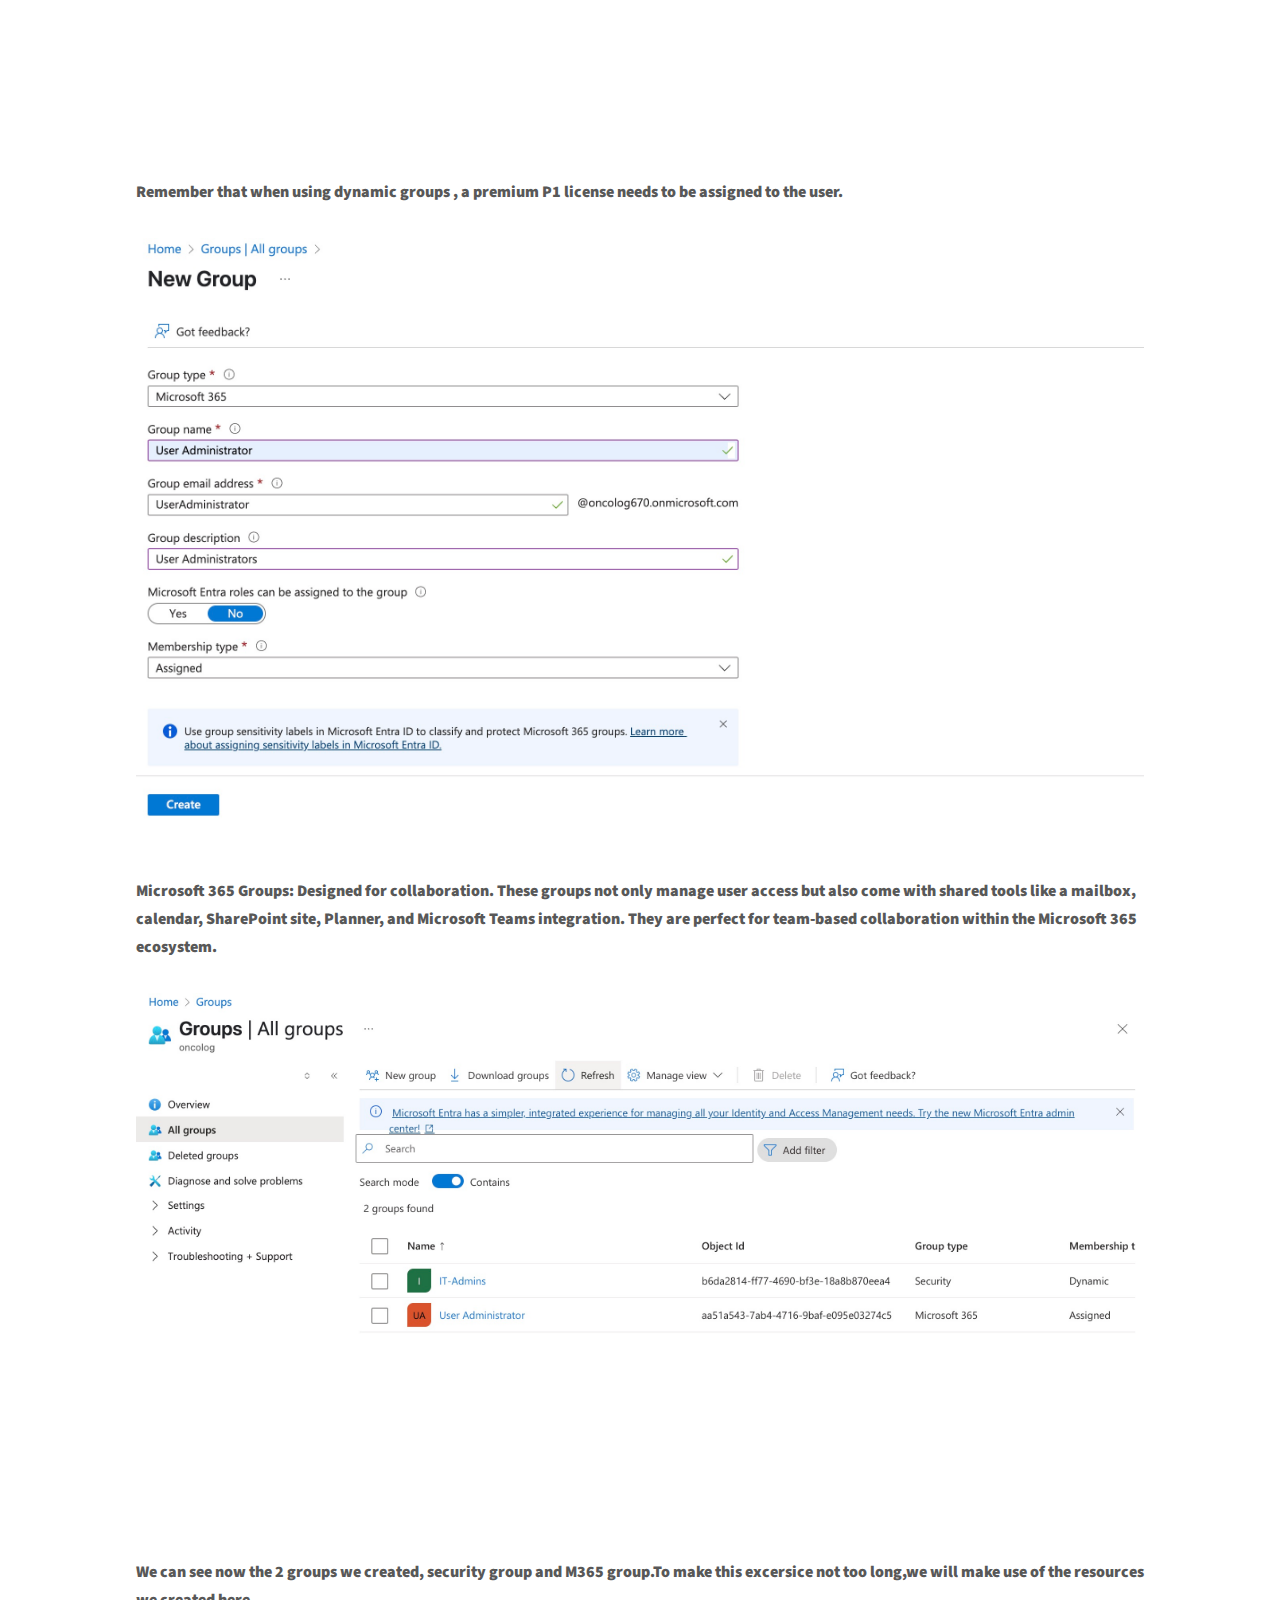
<file: azidandgov.html>
<!DOCTYPE HTML>
<!--
	Phantom by HTML5 UP
	html5up.net | @ajlkn
	Free for personal and commercial use under the CCA 3.0 license (html5up.net/license)
-->
<html>
	<head>
		<title>Generic - Phantom by HTML5 UP</title>
		<meta charset="utf-8" />
		<meta name="viewport" content="width=device-width, initial-scale=1, user-scalable=no" />
		<link rel="stylesheet" href="assets/css/main.css" />
		<noscript><link rel="stylesheet" href="assets/css/noscript.css" /></noscript>
	</head>
	<body class="is-preload">
		<!-- Wrapper -->
			<div id="wrapper">

				<!-- Header -->
					<header id="header">
						<div class="inner">

							<!-- Logo -->
								<a href="index.html" class="logo">
									<span class="symbol"><img src="images/be-cyber1.jpg" alt="" /></span><span class="title">CLICK HERE TO GO BACK TO PROJECTS</span>
								</a>

							<!-- Nav -->

						</div>
					</header>


				<!-- Main -->
					<div id="main">
						<div class="inner">
							<h1>Small Azure Project: Setting Up Users, Groups, and Licenses in Microsoft Entra ID, Azure AD</h1>
							<span class="image main"><img src="images/az1.jpeg" alt="" /></span>
							<p>If you're starting your career as a <strong>Cloud Engeneer</strong>, this project is a great way to build foundational knowledge of Azure resources. Understanding how Azure objects—such as resource groups, virtual networks, storage accounts, and role assignments—work together is essential for designing and managing scalable, secure cloud environments.</p>
							<p><strong>In my role as a cloud engineer</strong>, I work with these types of resources on a daily basis. Whether I'm deploying infrastructure as code, setting up automation scripts, or troubleshooting issues in production environments, having a strong grasp of how these components function and interact is critical. This hands-on experience not only helps streamline operations but also ensures that environments are compliant, efficient, and aligned with best practices. </p>
							<p>In this post, we're building a small hands-on project in Microsoft Azure, where we’ll simulate a real-world identity and access management setup. This is perfect for beginners and IT professionals looking to strengthen their understanding of Microsoft Entra ID (formerly Azure AD), user/group management, and licensing.</p>
							<h3>Prerequisites</h3>
							<p>Before we start, make sure you have:</p>
							<p>An Azure account with administrator access.</p>
							<p>A valid Microsoft Entra ID (Azure AD) tenant — this is often created by default with your Azure account.</p>
							<p>Some available Microsoft 365 (M365) licenses — such as E3 or E5 trial licenses (you can activate these for free during testing).</p>
							<p>A basic understanding of Azure navigation.</p>
							<p></p>
							<h3>🧱 What We'll Build</h3>
							<p>✅ Set up users (internal and guest)</p>
							<p>👥 Create user groups: security groups & Microsoft 365 groups</p>
							<p>🎯 Assign licenses to users and groups</p>
							<p>🔁 Set up dynamic and assigned group memberships</p>
							<p>🌍 Invite guest users to the tenant</p>

							<h3>Step 1: Sign in to Azure</h3>
							<p>Go to https://portal.azure.com and sign in with your Azure credentials.</p>
							<span class="image main"><img src="images/azportal.jpeg" alt="" /></span>
							<h3>Step 2: Access Microsoft Entra ID </h3>
							<p>Search for "Microsoft Entra ID" or "Azure Active Directory" in the top search bar.</p>
							<span class="image main"><img src="images/az2.jpeg" alt="" /></span>
							<h3>Step 3: Create Users</h3>
							<span class="image main"><img src="images/user.jpeg" alt="" /></span>
							<p>In Microsoft Azure, a user is an identity that can access and interact with Azure resources. These users are managed through Azure Microsoft Entra ID, and understanding the different types of users is essential for managing access securely and effectively.</p>
							<li>
								1. <strong>Member Users</strong> 

								 are internal users created directly within your Azure AD tenant. These accounts are typically used by employees or permanent staff within your organization. Member users have full access to resources depending on the roles assigned to them and are the default user type for internal team members.
								Example: user@yourcompany.com
							</li>	
							<li>
								2.<strong>Guest Users</strong> 

							    are external users invited to collaborate in your Azure tenant. These could be vendors, contractors, or partners who need limited access to specific resources. Guest users are added using their existing email addresses and are granted only the permissions you assign them.
								Example: external.partner@gmail.com
							</li>
							<h3>Lets get started</h3>
							<span class="image main"><img src="images/az1/user1.jpeg" alt="" /></span>
							<p><strong>First, go to Microsoft Entra ID and look for Users on your left side. You will notice, you have just one user which it most likely is your tenant user account. So lets create some new users.</strong> </p>
							<span class="image main"><img src="images/az1/user2.jpeg" alt="" /></span>
							<p><strong>We will start with our friend Daniel Sim, he just joined our company and we just have to create his credentials and later on assign his license.</strong></p>
							<span class="image main"><img src="images/az1/user3.jpeg" alt="" /></span>
							<p><strong>Also our good friend Dan White joined our company. As you can see, he as an external user, so we sent him an Invitation. He will get an email, and he has to accept the invitation so he can join our team.</strong>Lets remember what Guest User is: A guest user is created when you invite an external user to access your Azure resources—typically through Azure AD B2B collaboration (Business-to-Business).</p>
							<span class="image main"><img src="images/az1/user4.jpeg" alt="" /></span>
							<p><strong>We can see here a list of our users. Dan is our extarnal guest, as you can see.</strong></p>
							<span class="image main"><img src="images/az1/user5.jpeg" alt="" /></span>
							<p><strong>Lets go to Tom Smith overview and see if he has a license. As you can see, he has not a license, so we have to assign him and to our other users a license.</strong></p>
							<span class="image main"><img src="images/az1/licence1.jpeg" alt="" /></span>
							<p><strong>Go to https://admin.cloud.microsoft.com, log in with your credentials and you should see something like this:click + Assign licenses and chose the users you want to assign a license. </strong></p>
							<span class="image main"><img src="images/az1/licence2.jpeg" alt="" /></span>
							<p><strong>You can see the users I choose to assign a license, which was the P2 license. P2 license gives you enterprise-grade identity protection and governance capabilities. It's ideal for organizations that need to:Protect against sophisticated threats (like identity theft), Automate identity governance,Secure high-privilege accounts. P2 is the highest-tier Azure AD license for identity security and governance. Who needs it? Enterprises, regulated industries, or anyone needing advanced security and what are the benefits of P2 license? PIM, Identity Protection, Access Reviews, Conditional Access (advanced). </strong></p>
							<span class="image main"><img src="images/az1/licence3.jpeg" alt="" /></span>
							<span class="image main"><img src="images/az1/licence4.jpeg" alt="" /></span>
							<p><strong>At this point, we can confirm that the P2 license has been successfully assigned to our users, granting them access to advanced identity and security features such as Conditional Access, Identity Protection, and Privileged Identity Management. </strong></p>
							<span class="image main"><img src="images/az1/licence5.jpeg" alt="" /></span>
							<p><strong>Now let’s check whether one of our users has a license assigned. In this case, I’ve selected a user named Tom. As shown, we can confirm that the Azure AD Premium P2 license is indeed assigned to his account. </strong></p>
							<span class="image main"><img src="images/az1/guestuser.jpeg" alt="" /></span>
							<p><strong>Let’s take a look at the email invitation our guest user received. As you can see, the message includes a security warning advising the recipient to proceed with caution if they weren’t expecting the invitation. This is an important part of Azure’s identity protection, helping prevent unauthorized access through phishing or unexpected invitations.</strong></p>
							<span class="image main"><img src="images/az1/deletelicence.jpeg" alt="" /></span>
							<p><strong>During your career as a cloud engineer, you’ll often encounter tasks related to user lifecycle management — including offboarding users who are leaving the company. One of the most common responsibilities in this process is removing licenses assigned to users. When an employee leaves, it's important to revoke any active licenses (such as Microsoft 365, Azure AD Premium, or Dynamics) to free up resources, reduce costs, and maintain security. These licenses are often granted during onboarding to give users access to tools and services they need for their job — but once they leave, that access must be properly revoked.  </strong></p>
							<span class="image main"><img src="images/az1/groups.jpeg" alt="" /></span>
							<p><strong>In Azure, groups are used to organize users, devices, and even other groups, making it easier to manage access, policies, and licenses at scale. Instead of assigning permissions or licenses to individual users one by one, you can assign them to a group — and everyone in that group automatically inherits those settings. Azure supports two main types of groups:</strong></p>
							<span class="image main"><img src="images/az1/secgroupdynamic.jpeg" alt="" /></span>
							<p><strong>Security Groups: Used primarily for managing access to Azure resources. For example, you can assign a security group to a role (such as Contributor or Reader) in Azure RBAC. They’re ideal for controlling permissions across Azure services, apps, and administrative tasks.</strong></p>
							<span class="image main"><img src="images/az1/dynamicrules.jpeg" alt="" /></span>
							<p><strong>Remember that when using dynamic groups , a premium P1 license needs to be assigned to the user.</strong></p>
							<span class="image main"><img src="images/az1/m365group.jpeg" alt="" /></span>
							<p><strong>Microsoft 365 Groups: Designed for collaboration. These groups not only manage user access but also come with shared tools like a mailbox, calendar, SharePoint site, Planner, and Microsoft Teams integration. They are perfect for team-based collaboration within the Microsoft 365 ecosystem.</strong></p>
							<span class="image main"><img src="images/az1/allgroups.jpeg" alt="" /></span>
							<p><strong>We can see now the 2 groups we created, security group and M365 group.To make this excersice not too long,we will make use of the resources we created here.</strong></p>
							<p>🧠 Which One Should You Use?</p>
							<li>Use a<strong> Security Group</strong> when you only need to manage permissions (e.g., file access, app roles).</li>
							<li>Use an<strong> M365 Group</strong> when you want to provide collaboration tools (email, calendar, Planner, Teams, etc.).</li>
							<a href="index.html" class="logo">
								</span><span class="title">CLICK HERE TO GO BACK TO PROJECTS</span>
							</a>





















						</div>
					</div>
					
				<!-- Footer -->
					<footer id="footer">
						<div class="inner">

							<section>
								<h2>Follow</h2>
								<ul class="icons">
									<li><a href="#" class="icon brands style2 fa-twitter"><span class="label">Twitter</span></a></li>
									<li><a href="#" class="icon brands style2 fa-linkedin"><span class="label">Instagram</span></a></li>
									<li><a href="#" class="icon brands style2 fa-github"><span class="label">GitHub</span></a></li>
								</ul>
							</section>
							<ul class="copyright">
								<li>&copy; Untitled. All rights reserved</li><li>Design: <a href="http://lexromo.net">Lex Romo</a></li>
							</ul>
						</div>
					</footer>

			</div>

		<!-- Scripts -->
			<script src="assets/js/jquery.min.js"></script>
			<script src="assets/js/browser.min.js"></script>
			<script src="assets/js/breakpoints.min.js"></script>
			<script src="assets/js/util.js"></script>
			<script src="assets/js/main.js"></script>

	</body>
</html>
</file>
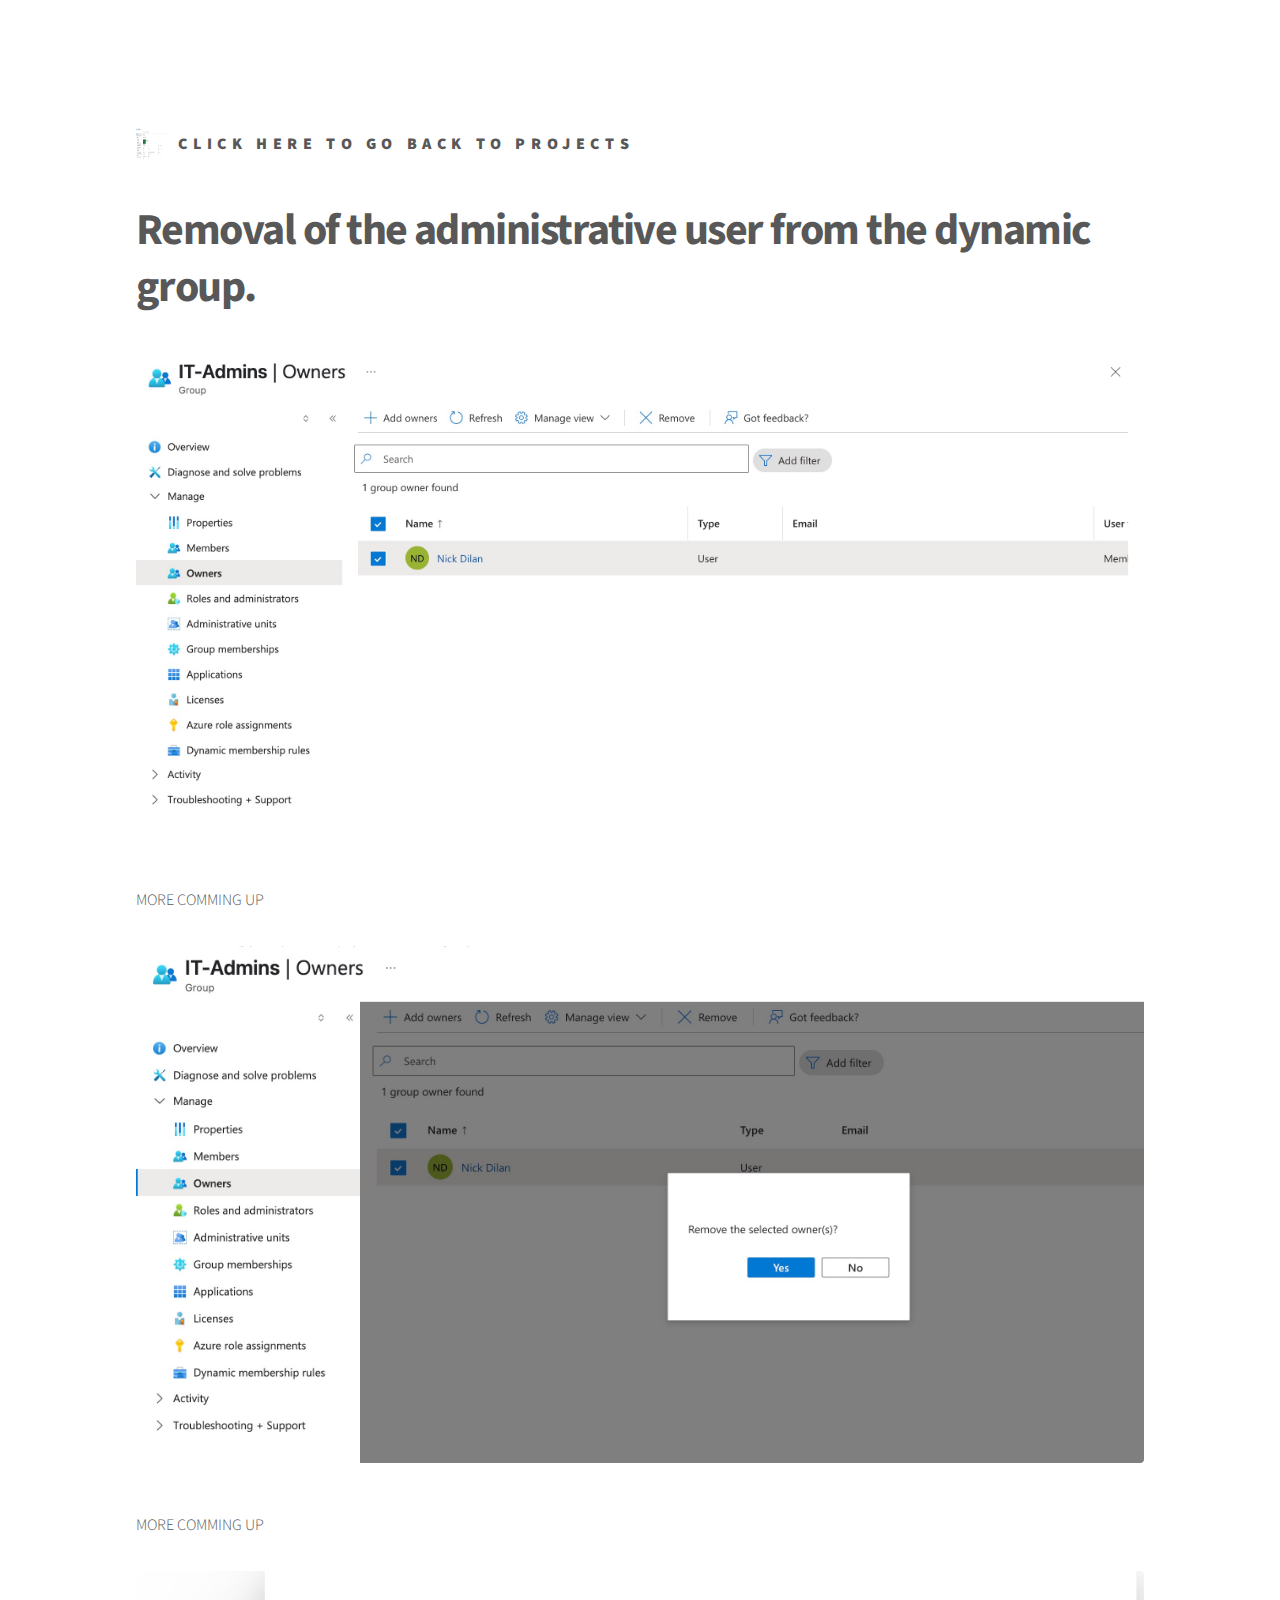
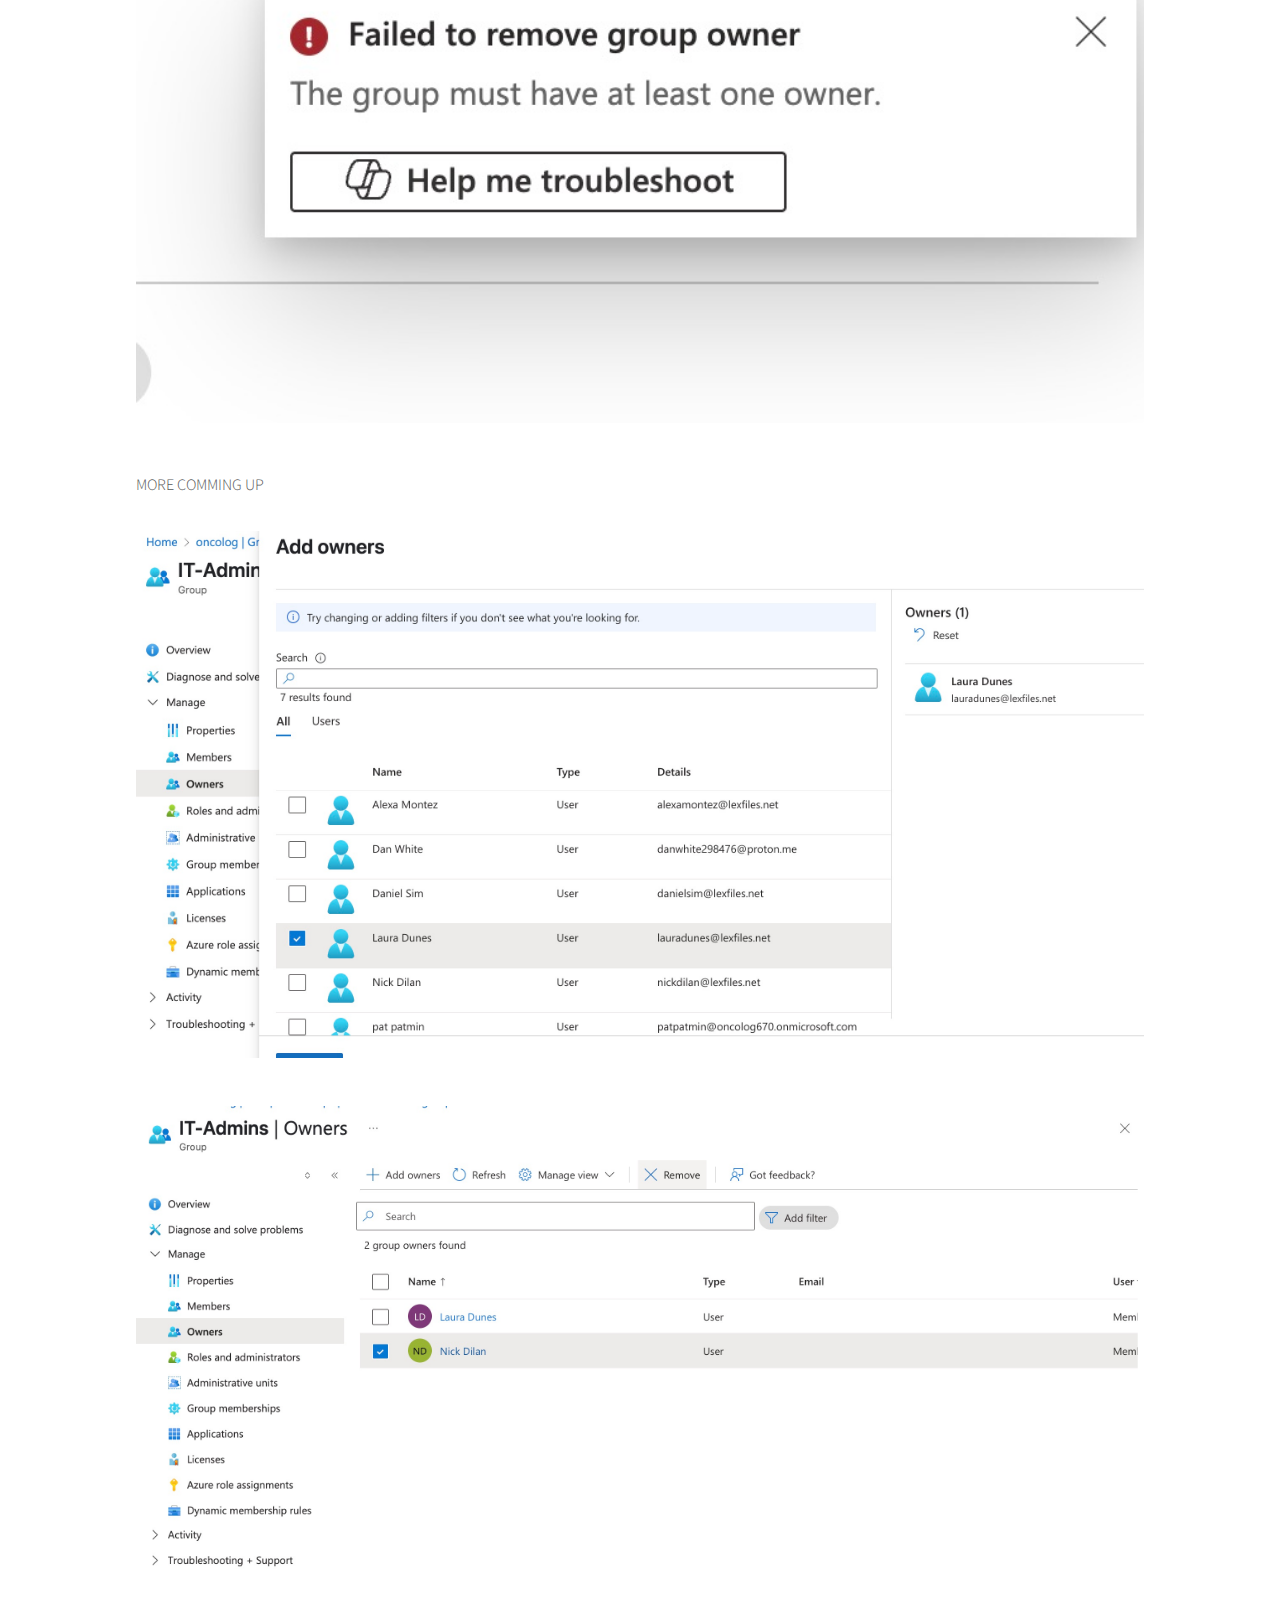
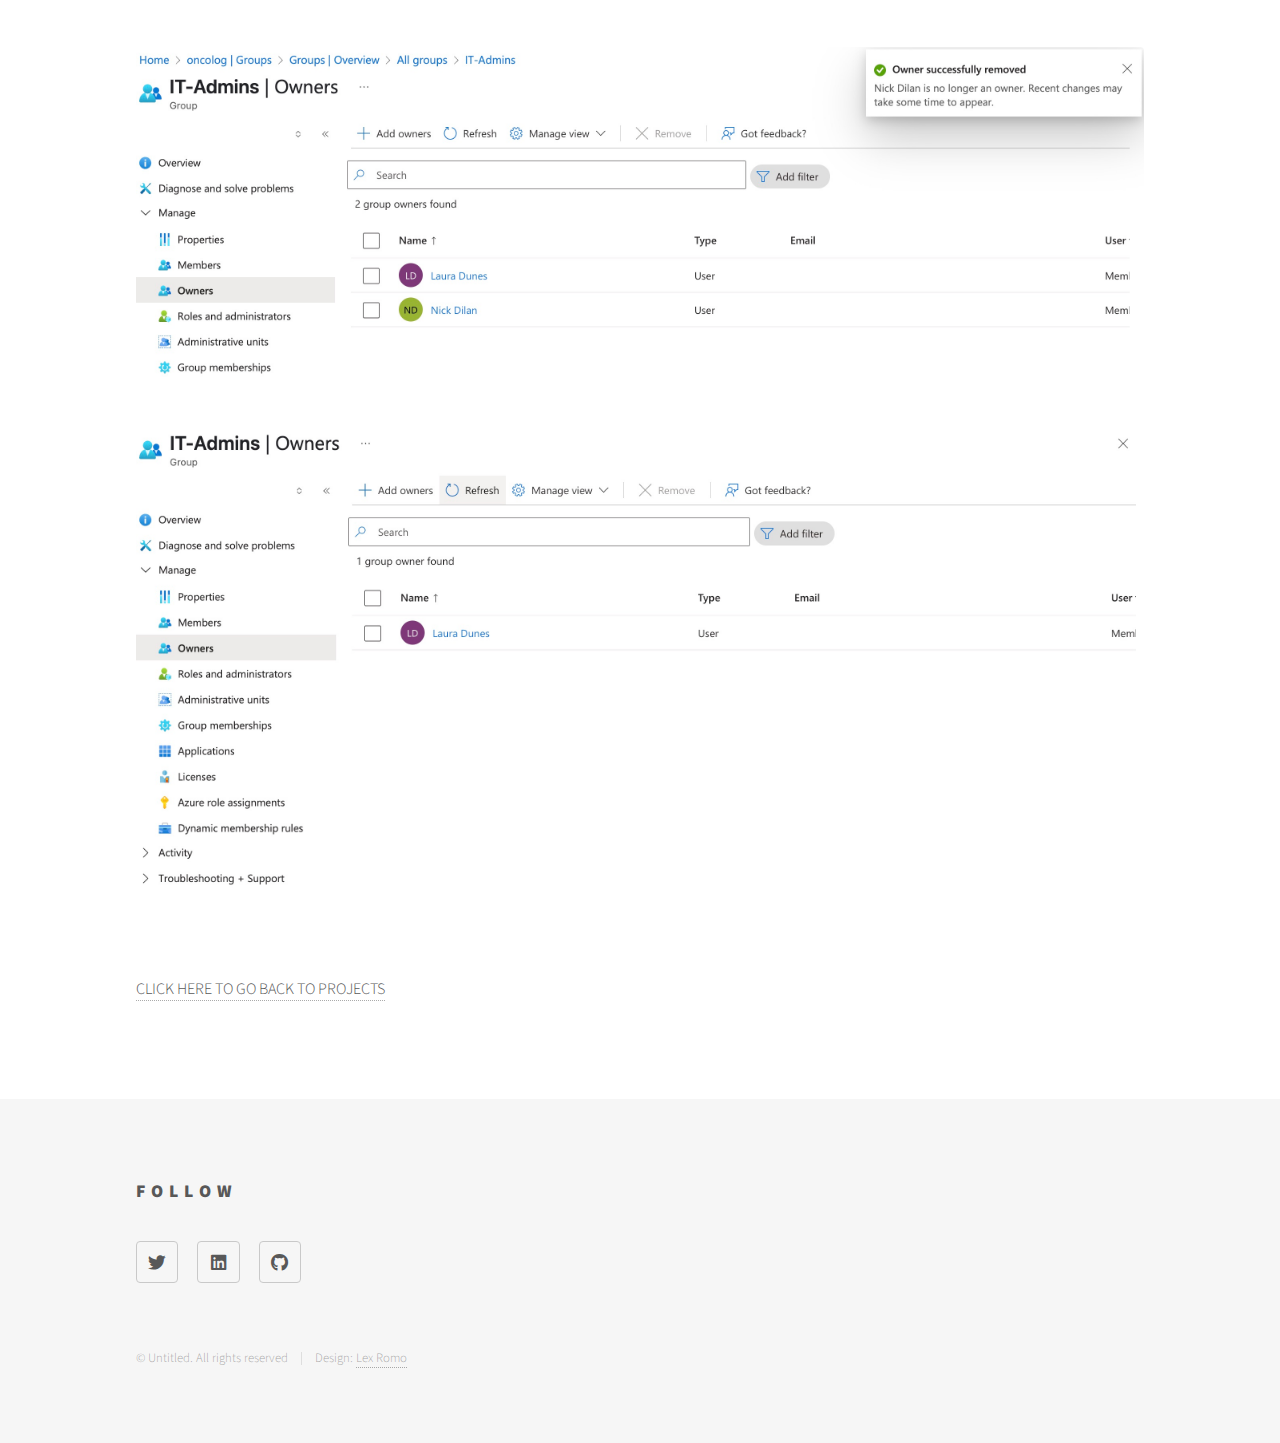
<file: dynamicuserdelt.html>
<!DOCTYPE HTML>
<!--
	Phantom by HTML5 UP
	html5up.net | @ajlkn
	Free for personal and commercial use under the CCA 3.0 license (html5up.net/license)
-->
<html>
	<head>
		<title>Generic - Phantom by HTML5 UP</title>
		<meta charset="utf-8" />
		<meta name="viewport" content="width=device-width, initial-scale=1, user-scalable=no" />
		<link rel="stylesheet" href="assets/css/main.css" />
		<noscript><link rel="stylesheet" href="assets/css/noscript.css" /></noscript>
	</head>
	<body class="is-preload">
		<!-- Wrapper -->
			<div id="wrapper">

				<!-- Header -->
					<header id="header">
						<div class="inner">

							<!-- Logo -->
								<a href="dynamicuserdelt.html" class="logo">
									<span class="symbol"><img src="images/dynamicuserdelt/dynm1.jpeg" alt="" /></span><span class="title">CLICK HERE TO GO BACK TO PROJECTS</span>
								</a>

							<!-- Nav -->

						</div>
					</header>


				<!-- Main -->
					<div id="main">
						<div class="inner">
							<h1>Removal of the administrative user from the dynamic group.</h1>
							<span class="image main"><img src="images/dynamicuserdelt/dynm2.jpeg" alt="" /></span>
							<p>MORE COMMING UP</p>
							<span class="image main"><img src="images/dynamicuserdelt/dynm3.jpeg" alt="" /></span>
							<p>MORE COMMING UP</p>
							<span class="image main"><img src="images/dynamicuserdelt/dynm4.jpeg" alt="" /></span>
							<p>MORE COMMING UP</p>
							<span class="image main"><img src="images/dynamicuserdelt/dynm5.jpeg" alt="" /></span>
							<span class="image main"><img src="images/dynamicuserdelt/dynm6.jpeg" alt="" /></span>
							<span class="image main"><img src="images/dynamicuserdelt/dynm7.jpeg" alt="" /></span>
							<span class="image main"><img src="images/dynamicuserdelt/dynm8.jpeg" alt="" /></span>
							<a href="index.html" class="logo">
							</span><span class="title">CLICK HERE TO GO BACK TO PROJECTS</span>
						</a>
						</div>
					</div>
					
				<!-- Footer -->
					<footer id="footer">
						<div class="inner">

							<section>
								<h2>Follow</h2>
								<ul class="icons">
									<li><a href="#" class="icon brands style2 fa-twitter"><span class="label">Twitter</span></a></li>
									<li><a href="#" class="icon brands style2 fa-linkedin"><span class="label">Instagram</span></a></li>
									<li><a href="#" class="icon brands style2 fa-github"><span class="label">GitHub</span></a></li>
								</ul>
							</section>
							<ul class="copyright">
								<li>&copy; Untitled. All rights reserved</li><li>Design: <a href="https://lexromo.net">Lex Romo</a></li>
							</ul>
						</div>
					</footer>

			</div>

		<!-- Scripts -->
			<script src="assets/js/jquery.min.js"></script>
			<script src="assets/js/browser.min.js"></script>
			<script src="assets/js/breakpoints.min.js"></script>
			<script src="assets/js/util.js"></script>
			<script src="assets/js/main.js"></script>

	</body>
</html>
</file>
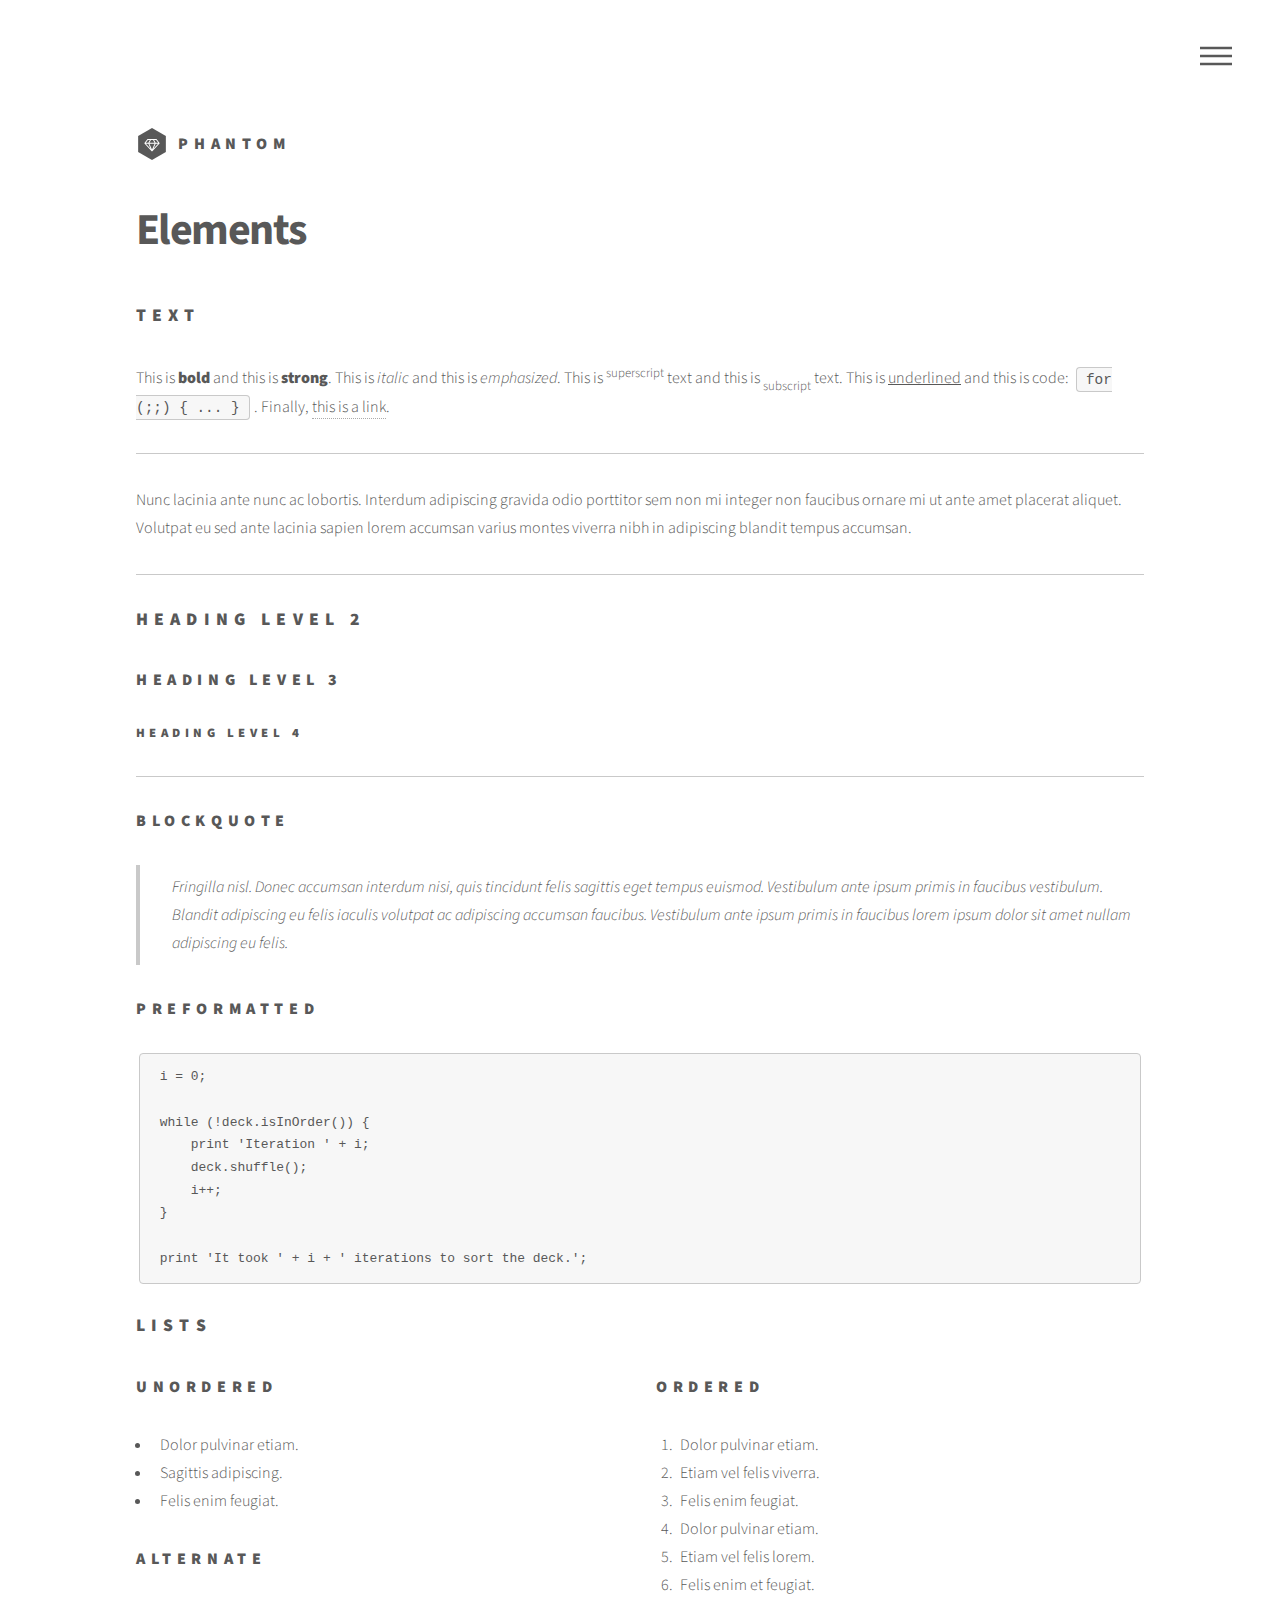
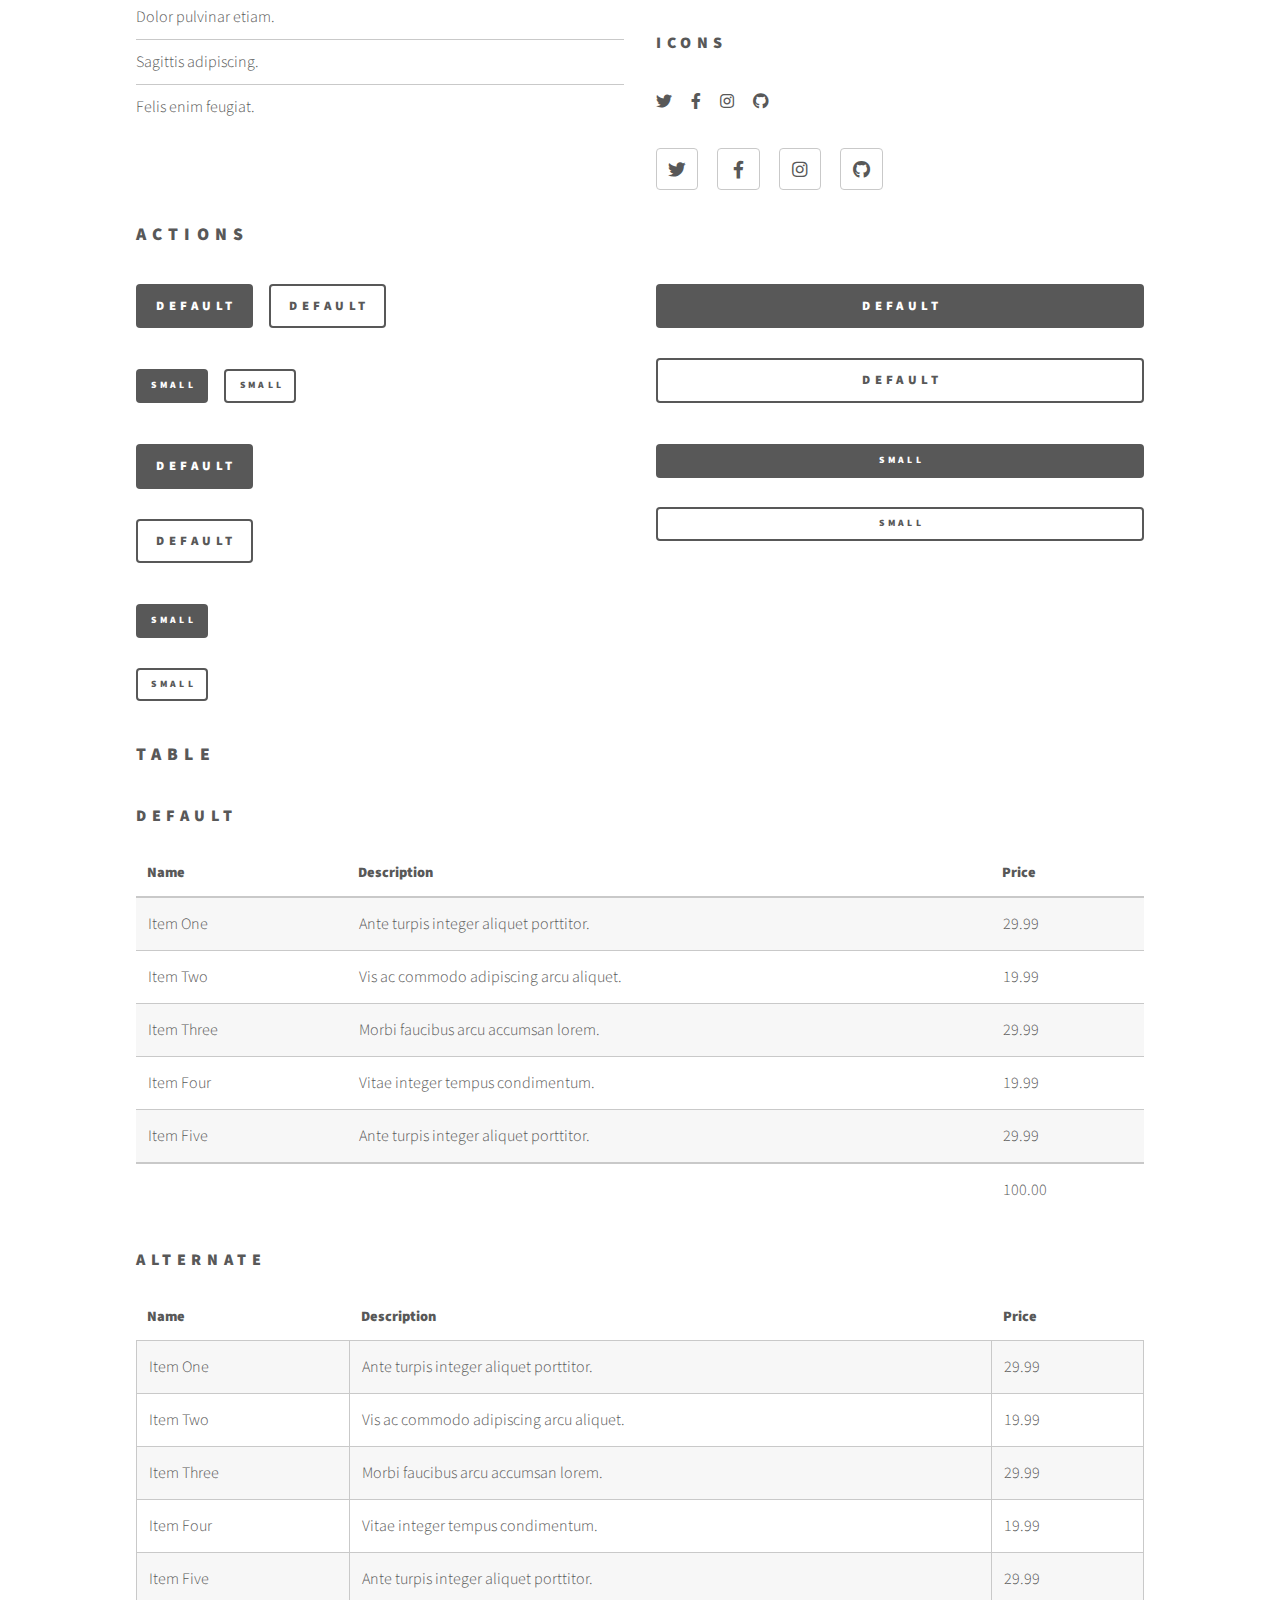
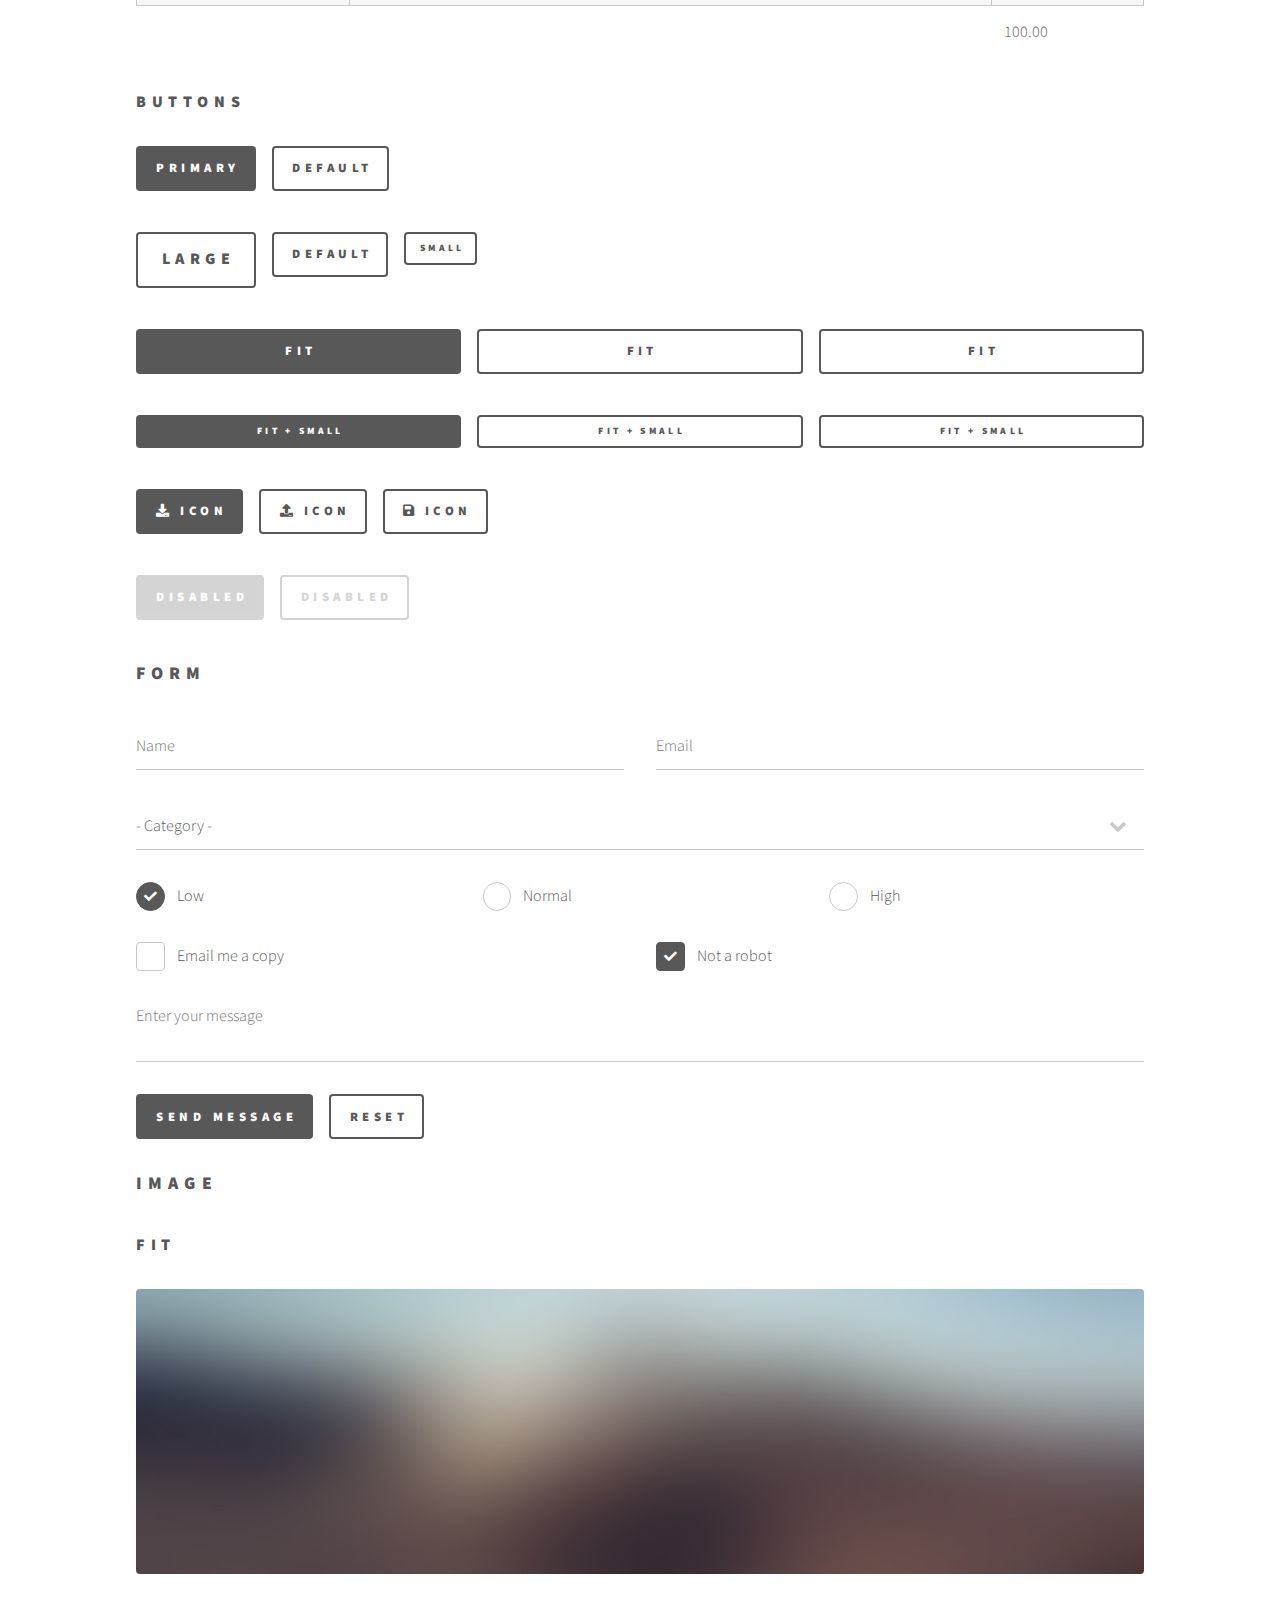
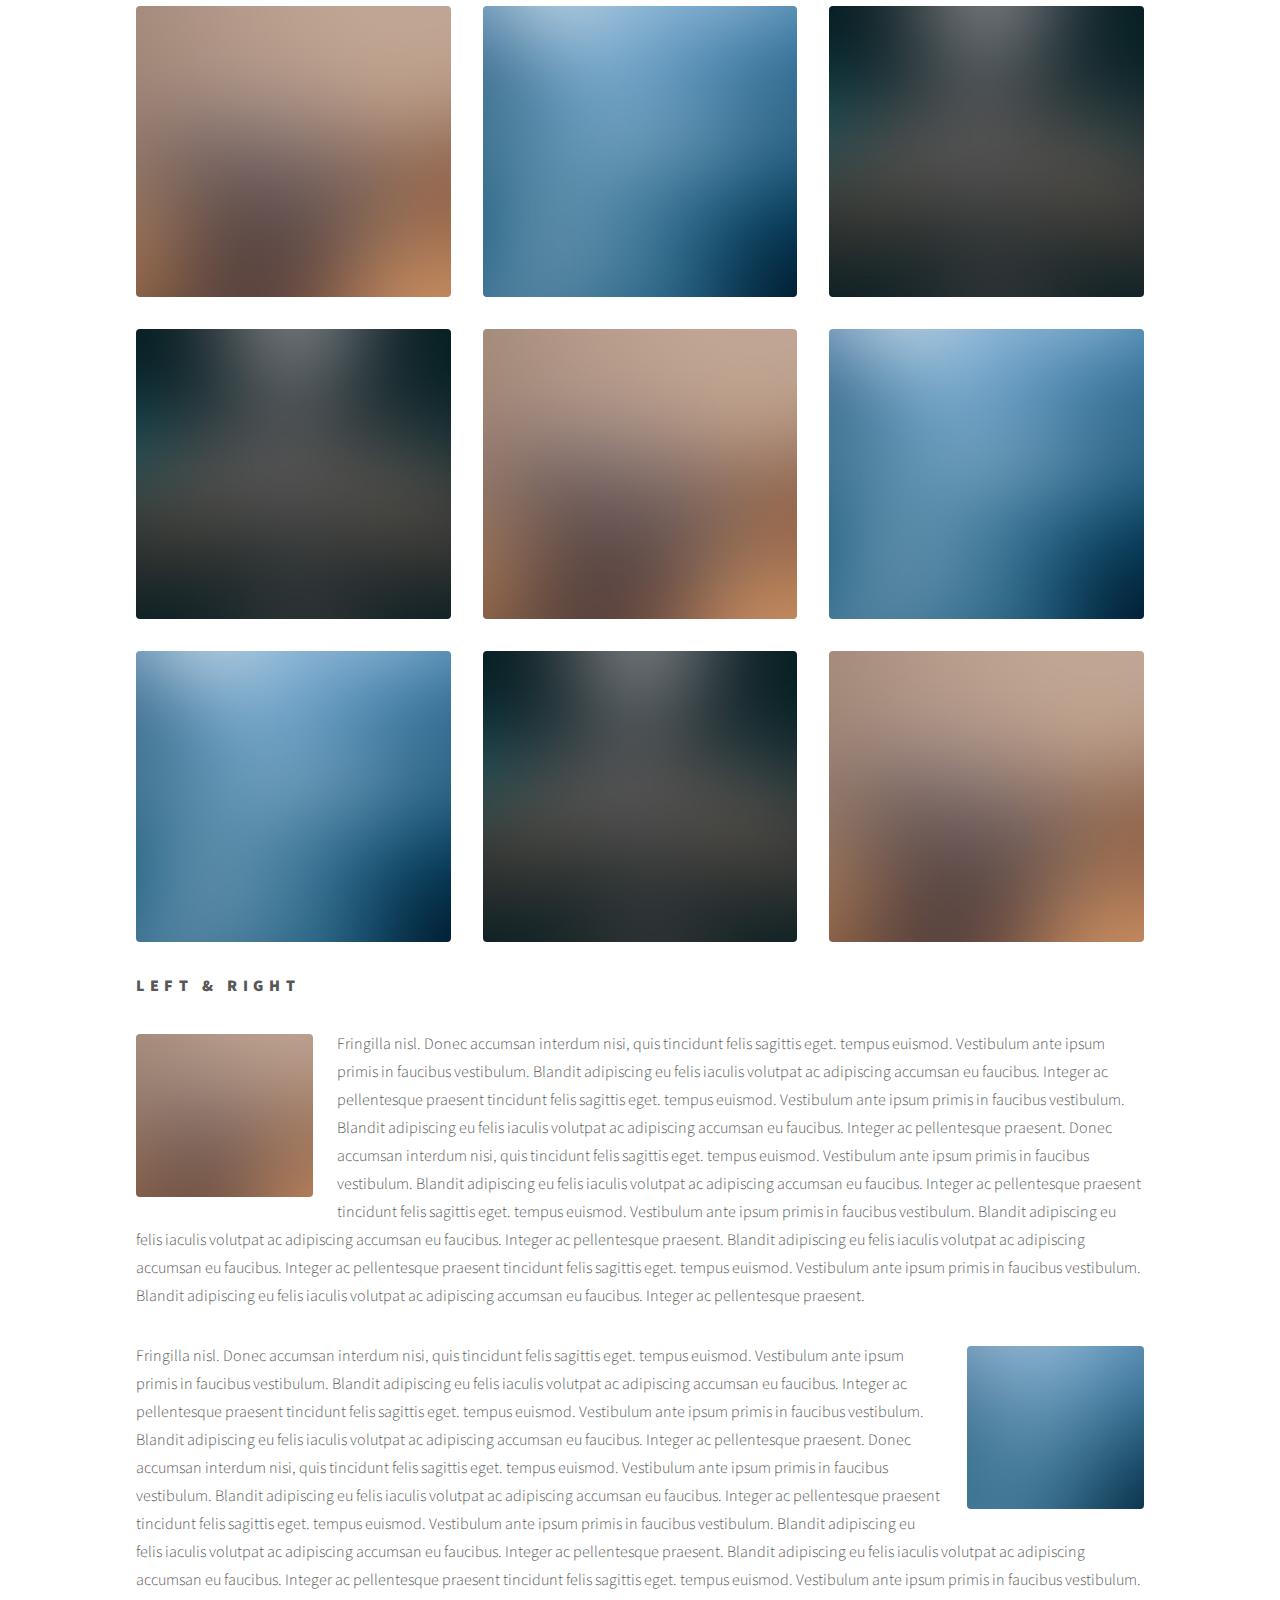
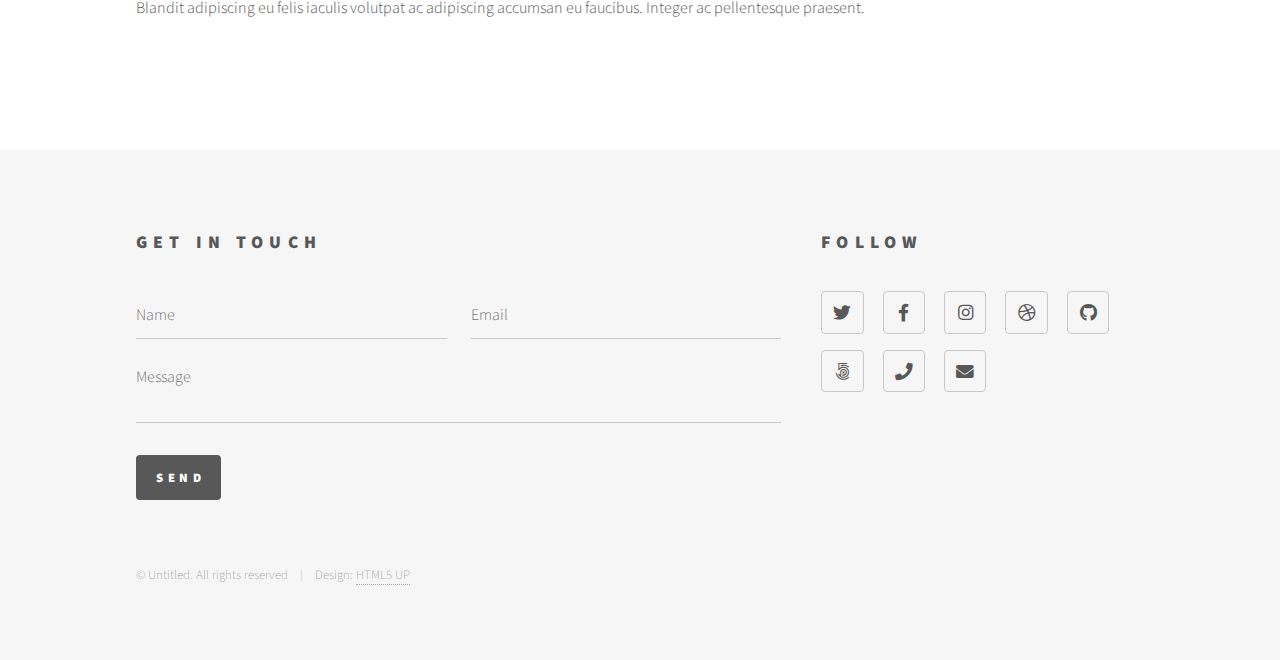
<file: elements.html>
<!DOCTYPE HTML>
<!--
	Phantom by HTML5 UP
	html5up.net | @ajlkn
	Free for personal and commercial use under the CCA 3.0 license (html5up.net/license)
-->
<html>
	<head>
		<title>Elements - Phantom by HTML5 UP</title>
		<meta charset="utf-8" />
		<meta name="viewport" content="width=device-width, initial-scale=1, user-scalable=no" />
		<link rel="stylesheet" href="assets/css/main.css" />
		<noscript><link rel="stylesheet" href="assets/css/noscript.css" /></noscript>
	</head>
	<body class="is-preload">
		<!-- Wrapper -->
			<div id="wrapper">

				<!-- Header -->
					<header id="header">
						<div class="inner">

							<!-- Logo -->
								<a href="index.html" class="logo">
									<span class="symbol"><img src="images/logo.svg" alt="" /></span><span class="title">Phantom</span>
								</a>

							<!-- Nav -->
								<nav>
									<ul>
										<li><a href="#menu">Menu</a></li>
									</ul>
								</nav>

						</div>
					</header>

				<!-- Menu -->
					<nav id="menu">
						<h2>Menu</h2>
						<ul>
							<li><a href="index.html">Home</a></li>
							<li><a href="generic.html">Ipsum veroeros</a></li>
							<li><a href="generic.html">Tempus etiam</a></li>
							<li><a href="generic.html">Consequat dolor</a></li>
							<li><a href="elements.html">Elements</a></li>
						</ul>
					</nav>

				<!-- Main -->
					<div id="main">
						<div class="inner">
							<h1>Elements</h1>

							<!-- Text -->
								<section>
									<h2>Text</h2>
									<p>This is <b>bold</b> and this is <strong>strong</strong>. This is <i>italic</i> and this is <em>emphasized</em>.
									This is <sup>superscript</sup> text and this is <sub>subscript</sub> text.
									This is <u>underlined</u> and this is code: <code>for (;;) { ... }</code>. Finally, <a href="#">this is a link</a>.</p>
									<hr />
									<p>Nunc lacinia ante nunc ac lobortis. Interdum adipiscing gravida odio porttitor sem non mi integer non faucibus ornare mi ut ante amet placerat aliquet. Volutpat eu sed ante lacinia sapien lorem accumsan varius montes viverra nibh in adipiscing blandit tempus accumsan.</p>
									<hr />
									<h2>Heading Level 2</h2>
									<h3>Heading Level 3</h3>
									<h4>Heading Level 4</h4>
									<hr />
									<h3>Blockquote</h3>
									<blockquote>Fringilla nisl. Donec accumsan interdum nisi, quis tincidunt felis sagittis eget tempus euismod. Vestibulum ante ipsum primis in faucibus vestibulum. Blandit adipiscing eu felis iaculis volutpat ac adipiscing accumsan faucibus. Vestibulum ante ipsum primis in faucibus lorem ipsum dolor sit amet nullam adipiscing eu felis.</blockquote>
									<h3>Preformatted</h3>
									<pre><code>i = 0;

while (!deck.isInOrder()) {
    print 'Iteration ' + i;
    deck.shuffle();
    i++;
}

print 'It took ' + i + ' iterations to sort the deck.';</code></pre>
								</section>

							<!-- Lists -->
								<section>
									<h2>Lists</h2>
									<div class="row">
										<div class="col-6 col-12-medium">
											<h3>Unordered</h3>
											<ul>
												<li>Dolor pulvinar etiam.</li>
												<li>Sagittis adipiscing.</li>
												<li>Felis enim feugiat.</li>
											</ul>
											<h3>Alternate</h3>
											<ul class="alt">
												<li>Dolor pulvinar etiam.</li>
												<li>Sagittis adipiscing.</li>
												<li>Felis enim feugiat.</li>
											</ul>
										</div>
										<div class="col-6 col-12-medium">
											<h3>Ordered</h3>
											<ol>
												<li>Dolor pulvinar etiam.</li>
												<li>Etiam vel felis viverra.</li>
												<li>Felis enim feugiat.</li>
												<li>Dolor pulvinar etiam.</li>
												<li>Etiam vel felis lorem.</li>
												<li>Felis enim et feugiat.</li>
											</ol>
											<h3>Icons</h3>
											<ul class="icons">
												<li><a href="#" class="icon brands style1 fa-twitter"><span class="label">Twitter</span></a></li>
												<li><a href="#" class="icon brands style1 fa-facebook-f"><span class="label">Facebook</span></a></li>
												<li><a href="#" class="icon brands style1 fa-instagram"><span class="label">Instagram</span></a></li>
												<li><a href="#" class="icon brands style1 fa-github"><span class="label">Github</span></a></li>
											</ul>
											<ul class="icons">
												<li><a href="#" class="icon brands style2 fa-twitter"><span class="label">Twitter</span></a></li>
												<li><a href="#" class="icon brands style2 fa-facebook-f"><span class="label">Facebook</span></a></li>
												<li><a href="#" class="icon brands style2 fa-instagram"><span class="label">Instagram</span></a></li>
												<li><a href="#" class="icon brands style2 fa-github"><span class="label">Github</span></a></li>
											</ul>
										</div>
									</div>
									<h2>Actions</h2>
									<div class="row">
										<div class="col-6 col-12-medium">
											<ul class="actions">
												<li><a href="#" class="button primary">Default</a></li>
												<li><a href="#" class="button">Default</a></li>
											</ul>
											<ul class="actions small">
												<li><a href="#" class="button primary small">Small</a></li>
												<li><a href="#" class="button small">Small</a></li>
											</ul>
											<ul class="actions stacked">
												<li><a href="#" class="button primary">Default</a></li>
												<li><a href="#" class="button">Default</a></li>
											</ul>
											<ul class="actions stacked">
												<li><a href="#" class="button primary small">Small</a></li>
												<li><a href="#" class="button small">Small</a></li>
											</ul>
										</div>
										<div class="col-6 col-12-medium">
											<ul class="actions stacked">
												<li><a href="#" class="button primary fit">Default</a></li>
												<li><a href="#" class="button fit">Default</a></li>
											</ul>
											<ul class="actions stacked">
												<li><a href="#" class="button primary small fit">Small</a></li>
												<li><a href="#" class="button small fit">Small</a></li>
											</ul>
										</div>
									</div>
								</section>

							<!-- Table -->
								<section>
									<h2>Table</h2>
									<h3>Default</h3>
									<div class="table-wrapper">
										<table>
											<thead>
												<tr>
													<th>Name</th>
													<th>Description</th>
													<th>Price</th>
												</tr>
											</thead>
											<tbody>
												<tr>
													<td>Item One</td>
													<td>Ante turpis integer aliquet porttitor.</td>
													<td>29.99</td>
												</tr>
												<tr>
													<td>Item Two</td>
													<td>Vis ac commodo adipiscing arcu aliquet.</td>
													<td>19.99</td>
												</tr>
												<tr>
													<td>Item Three</td>
													<td> Morbi faucibus arcu accumsan lorem.</td>
													<td>29.99</td>
												</tr>
												<tr>
													<td>Item Four</td>
													<td>Vitae integer tempus condimentum.</td>
													<td>19.99</td>
												</tr>
												<tr>
													<td>Item Five</td>
													<td>Ante turpis integer aliquet porttitor.</td>
													<td>29.99</td>
												</tr>
											</tbody>
											<tfoot>
												<tr>
													<td colspan="2"></td>
													<td>100.00</td>
												</tr>
											</tfoot>
										</table>
									</div>

									<h3>Alternate</h3>
									<div class="table-wrapper">
										<table class="alt">
											<thead>
												<tr>
													<th>Name</th>
													<th>Description</th>
													<th>Price</th>
												</tr>
											</thead>
											<tbody>
												<tr>
													<td>Item One</td>
													<td>Ante turpis integer aliquet porttitor.</td>
													<td>29.99</td>
												</tr>
												<tr>
													<td>Item Two</td>
													<td>Vis ac commodo adipiscing arcu aliquet.</td>
													<td>19.99</td>
												</tr>
												<tr>
													<td>Item Three</td>
													<td> Morbi faucibus arcu accumsan lorem.</td>
													<td>29.99</td>
												</tr>
												<tr>
													<td>Item Four</td>
													<td>Vitae integer tempus condimentum.</td>
													<td>19.99</td>
												</tr>
												<tr>
													<td>Item Five</td>
													<td>Ante turpis integer aliquet porttitor.</td>
													<td>29.99</td>
												</tr>
											</tbody>
											<tfoot>
												<tr>
													<td colspan="2"></td>
													<td>100.00</td>
												</tr>
											</tfoot>
										</table>
									</div>
								</section>

							<!-- Buttons -->
								<section>
									<h3>Buttons</h3>
									<ul class="actions">
										<li><a href="#" class="button primary">Primary</a></li>
										<li><a href="#" class="button">Default</a></li>
									</ul>
									<ul class="actions">
										<li><a href="#" class="button large">Large</a></li>
										<li><a href="#" class="button">Default</a></li>
										<li><a href="#" class="button small">Small</a></li>
									</ul>
									<ul class="actions fit">
										<li><a href="#" class="button primary fit">Fit</a></li>
										<li><a href="#" class="button fit">Fit</a></li>
										<li><a href="#" class="button fit">Fit</a></li>
									</ul>
									<ul class="actions fit small">
										<li><a href="#" class="button primary fit small">Fit + Small</a></li>
										<li><a href="#" class="button fit small">Fit + Small</a></li>
										<li><a href="#" class="button fit small">Fit + Small</a></li>
									</ul>
									<ul class="actions">
										<li><a href="#" class="button primary icon solid fa-download">Icon</a></li>
										<li><a href="#" class="button icon solid fa-upload">Icon</a></li>
										<li><a href="#" class="button icon solid fa-save">Icon</a></li>
									</ul>
									<ul class="actions">
										<li><span class="button primary disabled">Disabled</span></li>
										<li><span class="button disabled">Disabled</span></li>
									</ul>
								</section>

							<!-- Form -->
								<section>
									<h2>Form</h2>
									<form method="post" action="#">
										<div class="row gtr-uniform">
											<div class="col-6 col-12-xsmall">
												<input type="text" name="demo-name" id="demo-name" value="" placeholder="Name" />
											</div>
											<div class="col-6 col-12-xsmall">
												<input type="email" name="demo-email" id="demo-email" value="" placeholder="Email" />
											</div>
											<div class="col-12">
												<select name="demo-category" id="demo-category">
													<option value="">- Category -</option>
													<option value="1">Manufacturing</option>
													<option value="1">Shipping</option>
													<option value="1">Administration</option>
													<option value="1">Human Resources</option>
												</select>
											</div>
											<div class="col-4 col-12-small">
												<input type="radio" id="demo-priority-low" name="demo-priority" checked>
												<label for="demo-priority-low">Low</label>
											</div>
											<div class="col-4 col-12-small">
												<input type="radio" id="demo-priority-normal" name="demo-priority">
												<label for="demo-priority-normal">Normal</label>
											</div>
											<div class="col-4 col-12-small">
												<input type="radio" id="demo-priority-high" name="demo-priority">
												<label for="demo-priority-high">High</label>
											</div>
											<div class="col-6 col-12-small">
												<input type="checkbox" id="demo-copy" name="demo-copy">
												<label for="demo-copy">Email me a copy</label>
											</div>
											<div class="col-6 col-12-small">
												<input type="checkbox" id="demo-human" name="demo-human" checked>
												<label for="demo-human">Not a robot</label>
											</div>
											<div class="col-12">
												<textarea name="demo-message" id="demo-message" placeholder="Enter your message" rows="6"></textarea>
											</div>
											<div class="col-12">
												<ul class="actions">
													<li><input type="submit" value="Send Message" class="primary" /></li>
													<li><input type="reset" value="Reset" /></li>
												</ul>
											</div>
										</div>
									</form>
								</section>

							<!-- Image -->
								<section>
									<h2>Image</h2>
									<h3>Fit</h3>
									<div class="box alt">
										<div class="row gtr-uniform">
											<div class="col-12"><span class="image fit"><img src="images/pic13.jpg" alt="" /></span></div>
											<div class="col-4"><span class="image fit"><img src="images/pic01.jpg" alt="" /></span></div>
											<div class="col-4"><span class="image fit"><img src="images/pic02.jpg" alt="" /></span></div>
											<div class="col-4"><span class="image fit"><img src="images/pic03.jpg" alt="" /></span></div>
											<div class="col-4"><span class="image fit"><img src="images/pic03.jpg" alt="" /></span></div>
											<div class="col-4"><span class="image fit"><img src="images/pic01.jpg" alt="" /></span></div>
											<div class="col-4"><span class="image fit"><img src="images/pic02.jpg" alt="" /></span></div>
											<div class="col-4"><span class="image fit"><img src="images/pic02.jpg" alt="" /></span></div>
											<div class="col-4"><span class="image fit"><img src="images/pic03.jpg" alt="" /></span></div>
											<div class="col-4"><span class="image fit"><img src="images/pic01.jpg" alt="" /></span></div>
										</div>
									</div>
									<h3>Left &amp; Right</h3>
									<p><span class="image left"><img src="images/pic14.jpg" alt="" /></span>Fringilla nisl. Donec accumsan interdum nisi, quis tincidunt felis sagittis eget. tempus euismod. Vestibulum ante ipsum primis in faucibus vestibulum. Blandit adipiscing eu felis iaculis volutpat ac adipiscing accumsan eu faucibus. Integer ac pellentesque praesent tincidunt felis sagittis eget. tempus euismod. Vestibulum ante ipsum primis in faucibus vestibulum. Blandit adipiscing eu felis iaculis volutpat ac adipiscing accumsan eu faucibus. Integer ac pellentesque praesent. Donec accumsan interdum nisi, quis tincidunt felis sagittis eget. tempus euismod. Vestibulum ante ipsum primis in faucibus vestibulum. Blandit adipiscing eu felis iaculis volutpat ac adipiscing accumsan eu faucibus. Integer ac pellentesque praesent tincidunt felis sagittis eget. tempus euismod. Vestibulum ante ipsum primis in faucibus vestibulum. Blandit adipiscing eu felis iaculis volutpat ac adipiscing accumsan eu faucibus. Integer ac pellentesque praesent. Blandit adipiscing eu felis iaculis volutpat ac adipiscing accumsan eu faucibus. Integer ac pellentesque praesent tincidunt felis sagittis eget. tempus euismod. Vestibulum ante ipsum primis in faucibus vestibulum. Blandit adipiscing eu felis iaculis volutpat ac adipiscing accumsan eu faucibus. Integer ac pellentesque praesent.</p>
									<p><span class="image right"><img src="images/pic15.jpg" alt="" /></span>Fringilla nisl. Donec accumsan interdum nisi, quis tincidunt felis sagittis eget. tempus euismod. Vestibulum ante ipsum primis in faucibus vestibulum. Blandit adipiscing eu felis iaculis volutpat ac adipiscing accumsan eu faucibus. Integer ac pellentesque praesent tincidunt felis sagittis eget. tempus euismod. Vestibulum ante ipsum primis in faucibus vestibulum. Blandit adipiscing eu felis iaculis volutpat ac adipiscing accumsan eu faucibus. Integer ac pellentesque praesent. Donec accumsan interdum nisi, quis tincidunt felis sagittis eget. tempus euismod. Vestibulum ante ipsum primis in faucibus vestibulum. Blandit adipiscing eu felis iaculis volutpat ac adipiscing accumsan eu faucibus. Integer ac pellentesque praesent tincidunt felis sagittis eget. tempus euismod. Vestibulum ante ipsum primis in faucibus vestibulum. Blandit adipiscing eu felis iaculis volutpat ac adipiscing accumsan eu faucibus. Integer ac pellentesque praesent. Blandit adipiscing eu felis iaculis volutpat ac adipiscing accumsan eu faucibus. Integer ac pellentesque praesent tincidunt felis sagittis eget. tempus euismod. Vestibulum ante ipsum primis in faucibus vestibulum. Blandit adipiscing eu felis iaculis volutpat ac adipiscing accumsan eu faucibus. Integer ac pellentesque praesent.</p>
								</section>

						</div>
					</div>

				<!-- Footer -->
					<footer id="footer">
						<div class="inner">
							<section>
								<h2>Get in touch</h2>
								<form method="post" action="#">
									<div class="fields">
										<div class="field half">
											<input type="text" name="name" id="name" placeholder="Name" />
										</div>
										<div class="field half">
											<input type="email" name="email" id="email" placeholder="Email" />
										</div>
										<div class="field">
											<textarea name="message" id="message" placeholder="Message"></textarea>
										</div>
									</div>
									<ul class="actions">
										<li><input type="submit" value="Send" class="primary" /></li>
									</ul>
								</form>
							</section>
							<section>
								<h2>Follow</h2>
								<ul class="icons">
									<li><a href="#" class="icon brands style2 fa-twitter"><span class="label">Twitter</span></a></li>
									<li><a href="#" class="icon brands style2 fa-facebook-f"><span class="label">Facebook</span></a></li>
									<li><a href="#" class="icon brands style2 fa-instagram"><span class="label">Instagram</span></a></li>
									<li><a href="#" class="icon brands style2 fa-dribbble"><span class="label">Dribbble</span></a></li>
									<li><a href="#" class="icon brands style2 fa-github"><span class="label">GitHub</span></a></li>
									<li><a href="#" class="icon brands style2 fa-500px"><span class="label">500px</span></a></li>
									<li><a href="#" class="icon solid style2 fa-phone"><span class="label">Phone</span></a></li>
									<li><a href="#" class="icon solid style2 fa-envelope"><span class="label">Email</span></a></li>
								</ul>
							</section>
							<ul class="copyright">
								<li>&copy; Untitled. All rights reserved</li><li>Design: <a href="http://html5up.net">HTML5 UP</a></li>
							</ul>
						</div>
					</footer>

			</div>

		<!-- Scripts -->
			<script src="assets/js/jquery.min.js"></script>
			<script src="assets/js/browser.min.js"></script>
			<script src="assets/js/breakpoints.min.js"></script>
			<script src="assets/js/util.js"></script>
			<script src="assets/js/main.js"></script>

	</body>
</html>
</file>
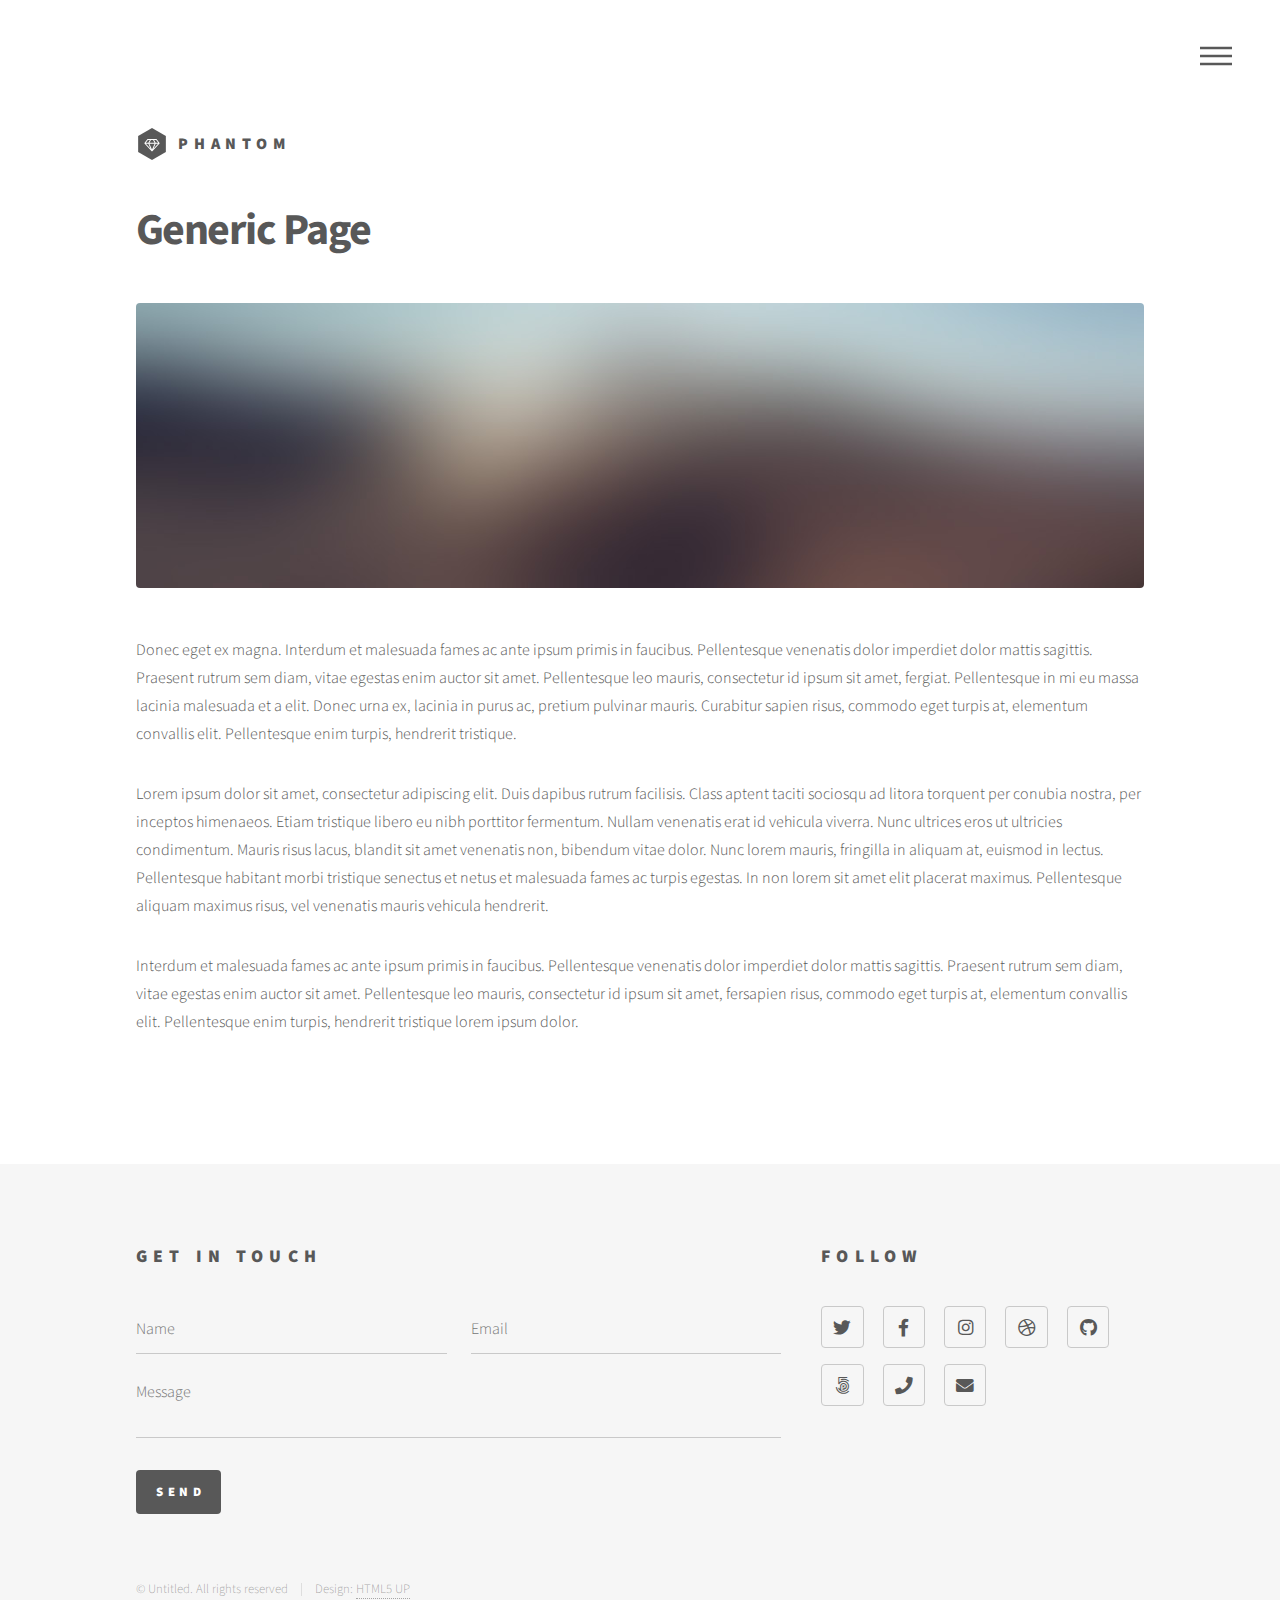
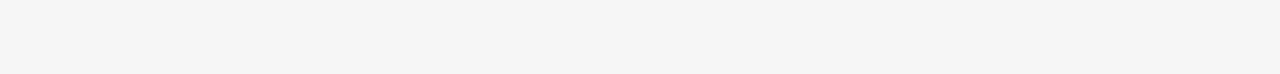
<file: generic.html>
<!DOCTYPE HTML>
<!--
	Phantom by HTML5 UP
	html5up.net | @ajlkn
	Free for personal and commercial use under the CCA 3.0 license (html5up.net/license)
-->
<html>
	<head>
		<title>Generic - Phantom by HTML5 UP</title>
		<meta charset="utf-8" />
		<meta name="viewport" content="width=device-width, initial-scale=1, user-scalable=no" />
		<link rel="stylesheet" href="assets/css/main.css" />
		<noscript><link rel="stylesheet" href="assets/css/noscript.css" /></noscript>
	</head>
	<body class="is-preload">
		<!-- Wrapper -->
			<div id="wrapper">

				<!-- Header -->
					<header id="header">
						<div class="inner">

							<!-- Logo -->
								<a href="index.html" class="logo">
									<span class="symbol"><img src="images/logo.svg" alt="" /></span><span class="title">Phantom</span>
								</a>

							<!-- Nav -->
								<nav>
									<ul>
										<li><a href="#menu">Menu</a></li>
									</ul>
								</nav>

						</div>
					</header>

				<!-- Menu -->
					<nav id="menu">
						<h2>Menu</h2>
						<ul>
							<li><a href="index.html">Home</a></li>
							<li><a href="generic.html">Ipsum veroeros</a></li>
							<li><a href="generic.html">Tempus etiam</a></li>
							<li><a href="generic.html">Consequat dolor</a></li>
							<li><a href="elements.html">Elements</a></li>
						</ul>
					</nav>

				<!-- Main -->
					<div id="main">
						<div class="inner">
							<h1>Generic Page</h1>
							<span class="image main"><img src="images/pic13.jpg" alt="" /></span>
							<p>Donec eget ex magna. Interdum et malesuada fames ac ante ipsum primis in faucibus. Pellentesque venenatis dolor imperdiet dolor mattis sagittis. Praesent rutrum sem diam, vitae egestas enim auctor sit amet. Pellentesque leo mauris, consectetur id ipsum sit amet, fergiat. Pellentesque in mi eu massa lacinia malesuada et a elit. Donec urna ex, lacinia in purus ac, pretium pulvinar mauris. Curabitur sapien risus, commodo eget turpis at, elementum convallis elit. Pellentesque enim turpis, hendrerit tristique.</p>
							<p>Lorem ipsum dolor sit amet, consectetur adipiscing elit. Duis dapibus rutrum facilisis. Class aptent taciti sociosqu ad litora torquent per conubia nostra, per inceptos himenaeos. Etiam tristique libero eu nibh porttitor fermentum. Nullam venenatis erat id vehicula viverra. Nunc ultrices eros ut ultricies condimentum. Mauris risus lacus, blandit sit amet venenatis non, bibendum vitae dolor. Nunc lorem mauris, fringilla in aliquam at, euismod in lectus. Pellentesque habitant morbi tristique senectus et netus et malesuada fames ac turpis egestas. In non lorem sit amet elit placerat maximus. Pellentesque aliquam maximus risus, vel venenatis mauris vehicula hendrerit.</p>
							<p>Interdum et malesuada fames ac ante ipsum primis in faucibus. Pellentesque venenatis dolor imperdiet dolor mattis sagittis. Praesent rutrum sem diam, vitae egestas enim auctor sit amet. Pellentesque leo mauris, consectetur id ipsum sit amet, fersapien risus, commodo eget turpis at, elementum convallis elit. Pellentesque enim turpis, hendrerit tristique lorem ipsum dolor.</p>
						</div>
					</div>

				<!-- Footer -->
					<footer id="footer">
						<div class="inner">
							<section>
								<h2>Get in touch</h2>
								<form method="post" action="#">
									<div class="fields">
										<div class="field half">
											<input type="text" name="name" id="name" placeholder="Name" />
										</div>
										<div class="field half">
											<input type="email" name="email" id="email" placeholder="Email" />
										</div>
										<div class="field">
											<textarea name="message" id="message" placeholder="Message"></textarea>
										</div>
									</div>
									<ul class="actions">
										<li><input type="submit" value="Send" class="primary" /></li>
									</ul>
								</form>
							</section>
							<section>
								<h2>Follow</h2>
								<ul class="icons">
									<li><a href="#" class="icon brands style2 fa-twitter"><span class="label">Twitter</span></a></li>
									<li><a href="#" class="icon brands style2 fa-facebook-f"><span class="label">Facebook</span></a></li>
									<li><a href="#" class="icon brands style2 fa-instagram"><span class="label">Instagram</span></a></li>
									<li><a href="#" class="icon brands style2 fa-dribbble"><span class="label">Dribbble</span></a></li>
									<li><a href="#" class="icon brands style2 fa-github"><span class="label">GitHub</span></a></li>
									<li><a href="#" class="icon brands style2 fa-500px"><span class="label">500px</span></a></li>
									<li><a href="#" class="icon solid style2 fa-phone"><span class="label">Phone</span></a></li>
									<li><a href="#" class="icon solid style2 fa-envelope"><span class="label">Email</span></a></li>
								</ul>
							</section>
							<ul class="copyright">
								<li>&copy; Untitled. All rights reserved</li><li>Design: <a href="http://html5up.net">HTML5 UP</a></li>
							</ul>
						</div>
					</footer>

			</div>

		<!-- Scripts -->
			<script src="assets/js/jquery.min.js"></script>
			<script src="assets/js/browser.min.js"></script>
			<script src="assets/js/breakpoints.min.js"></script>
			<script src="assets/js/util.js"></script>
			<script src="assets/js/main.js"></script>

	</body>
</html>
</file>
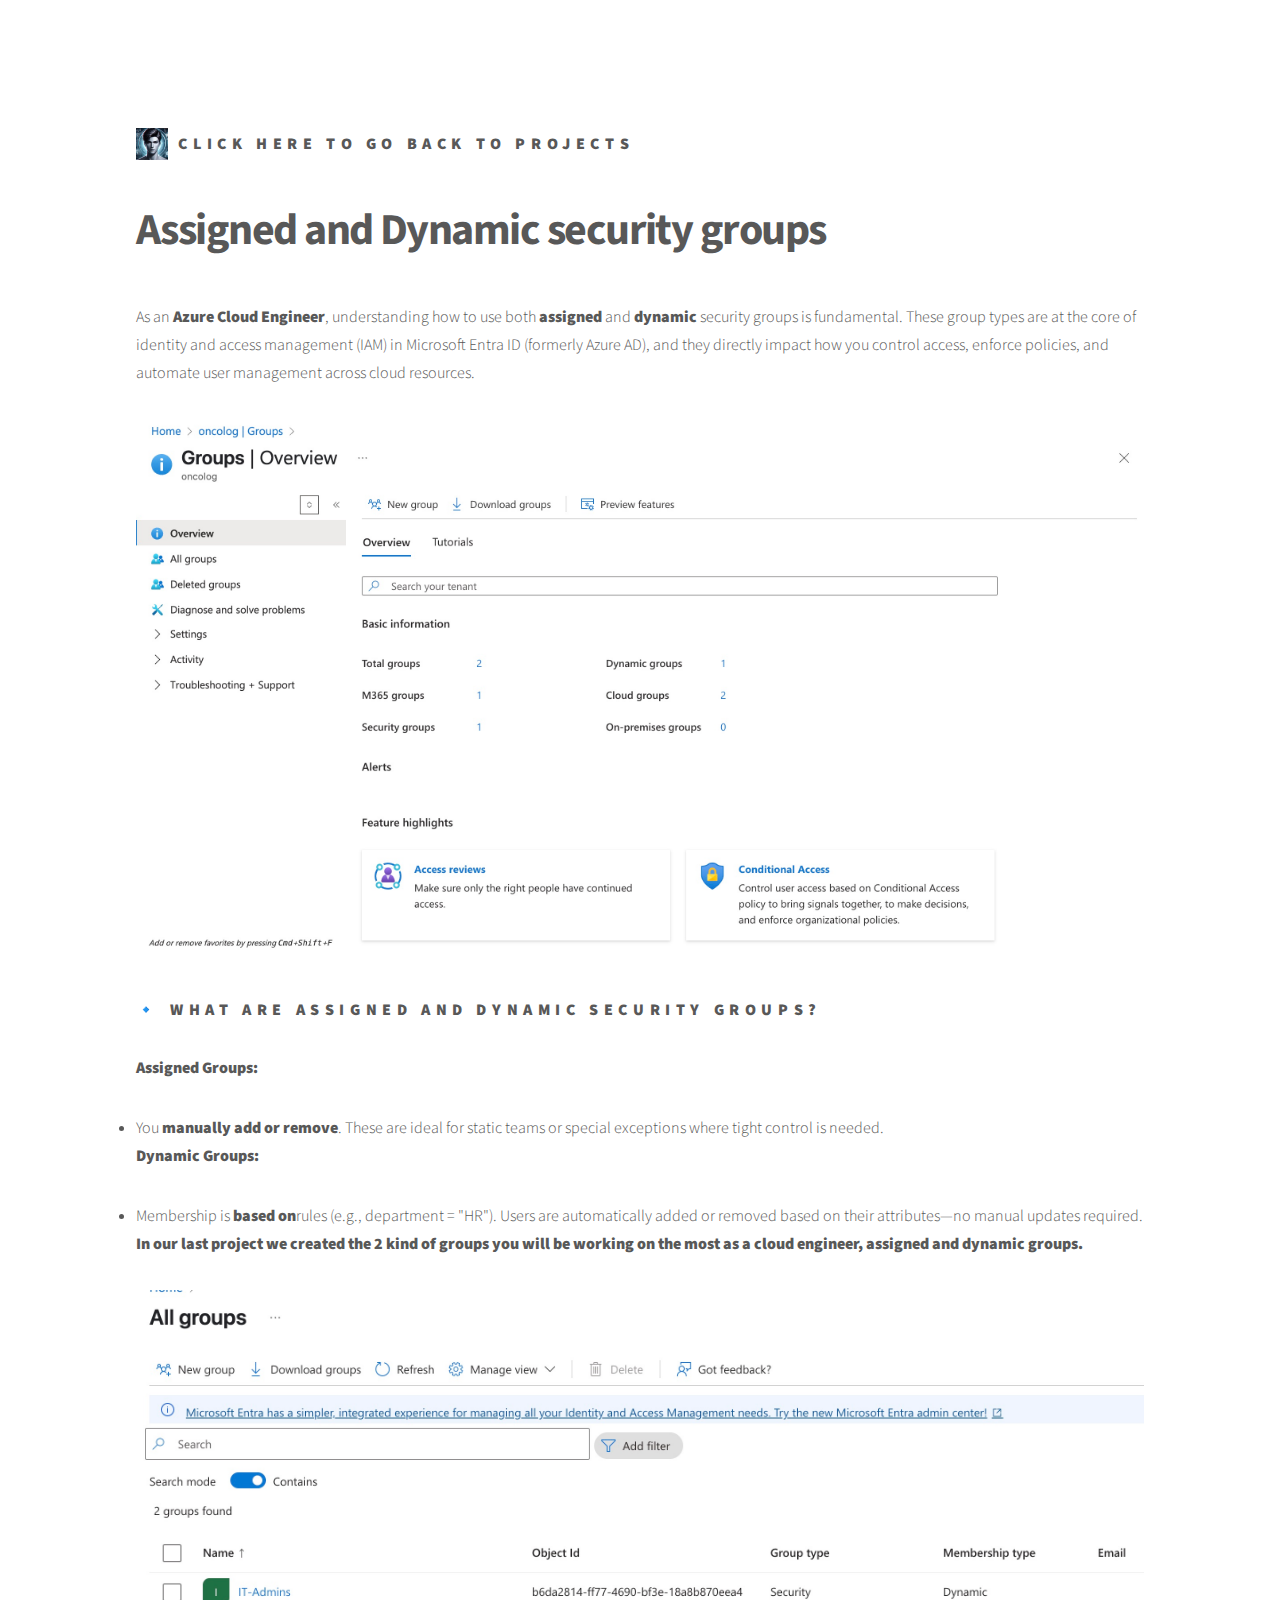
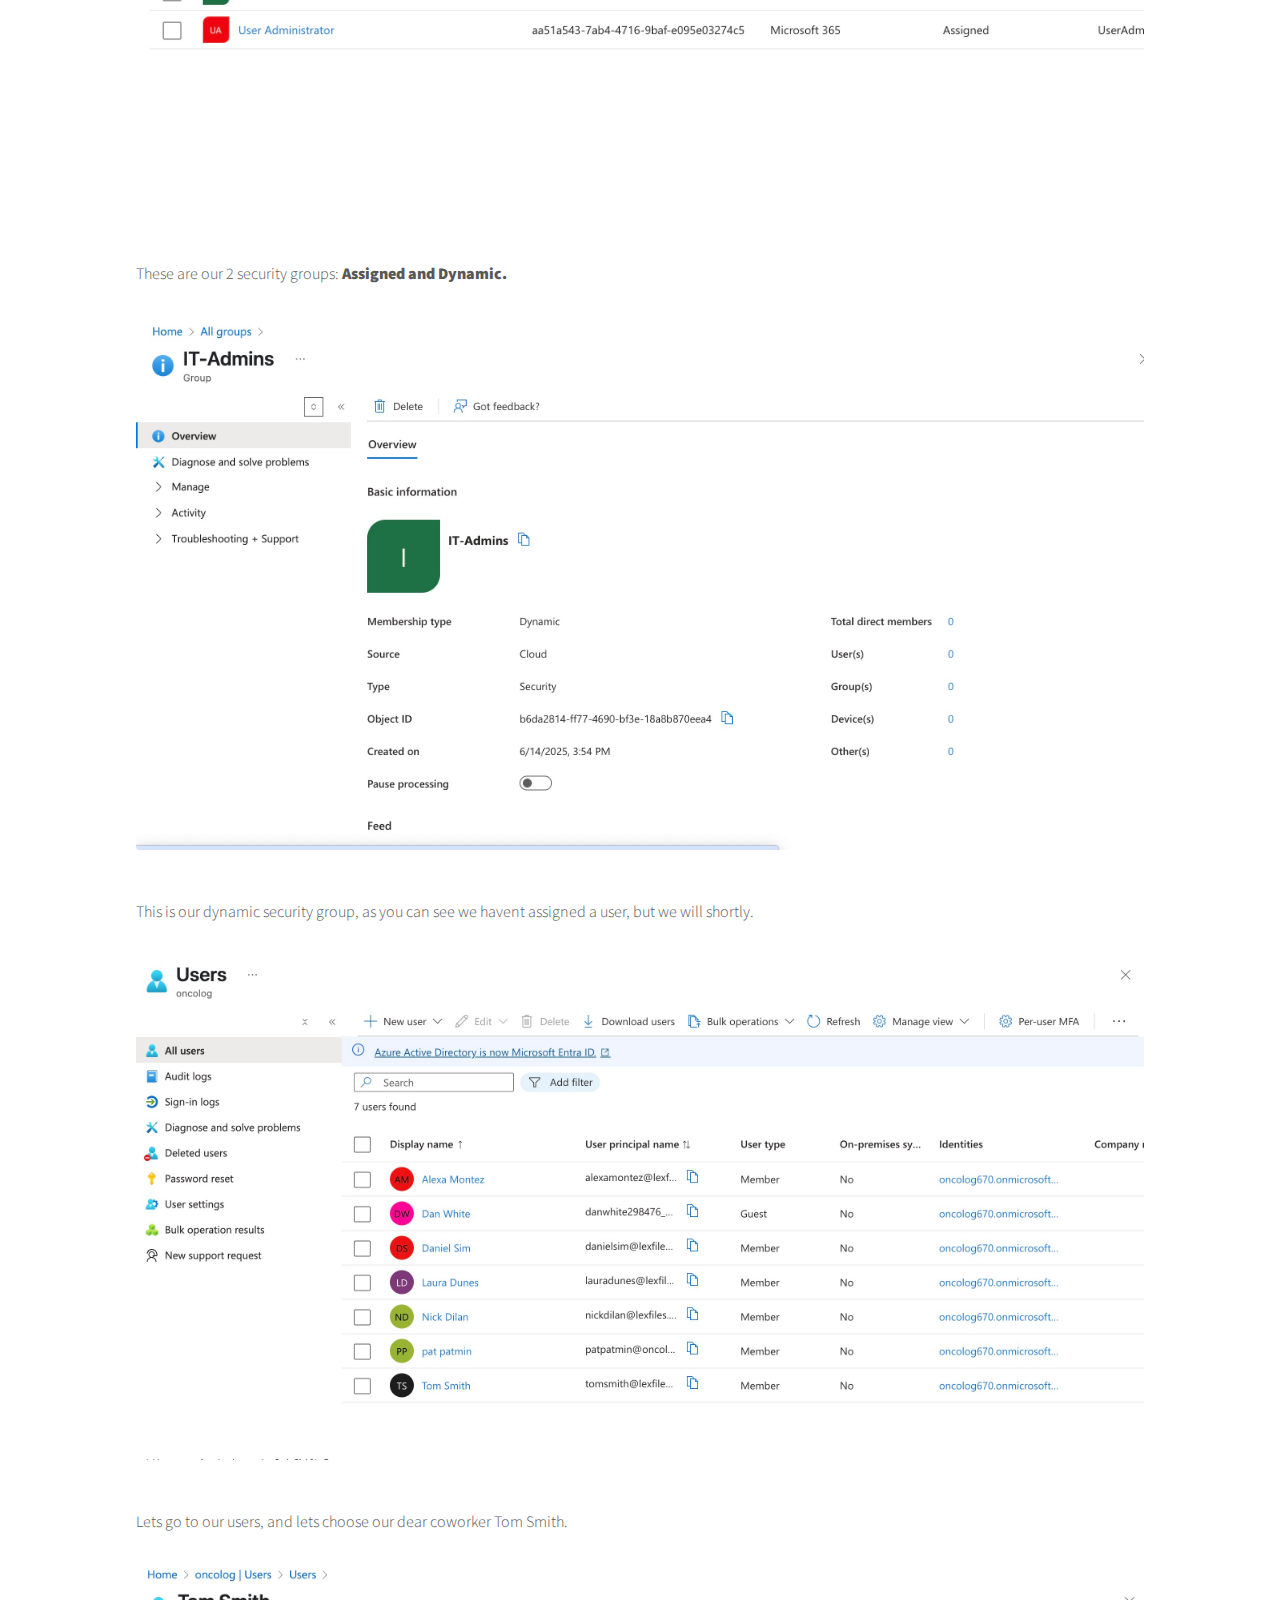
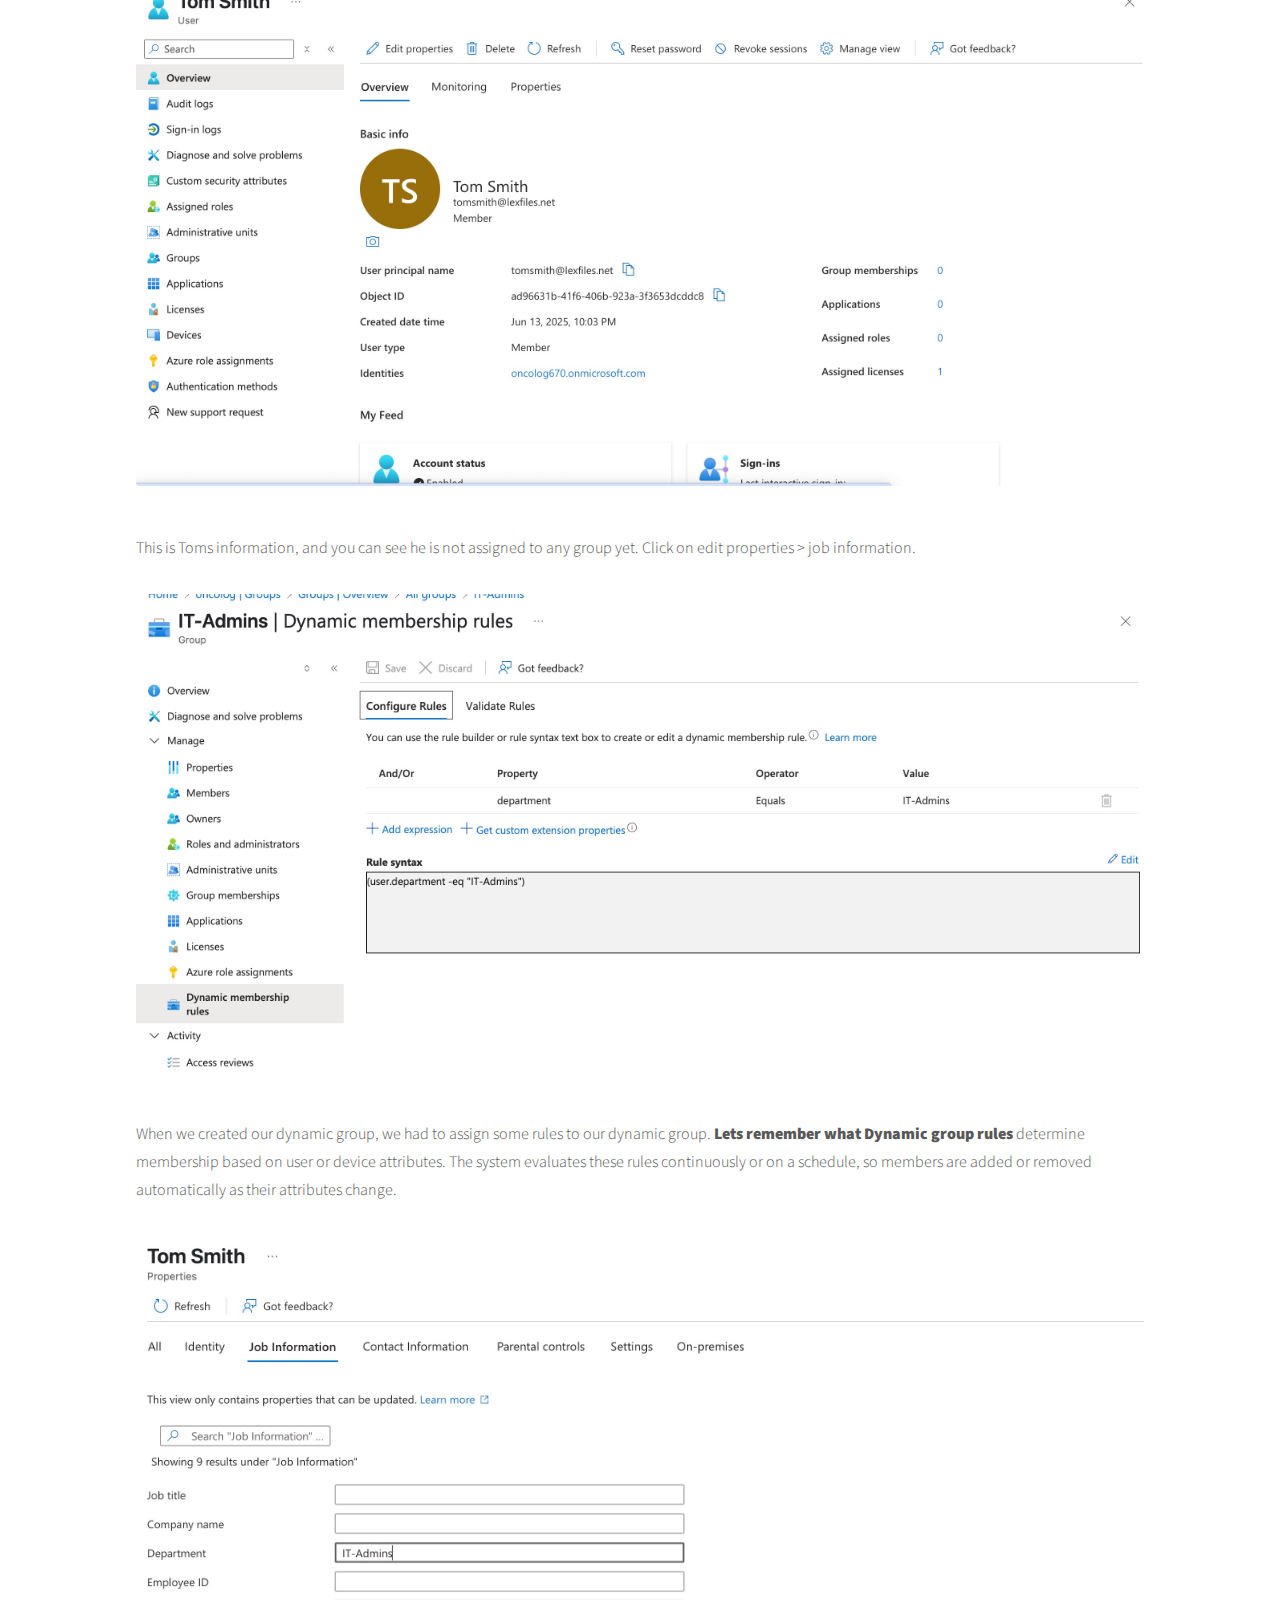
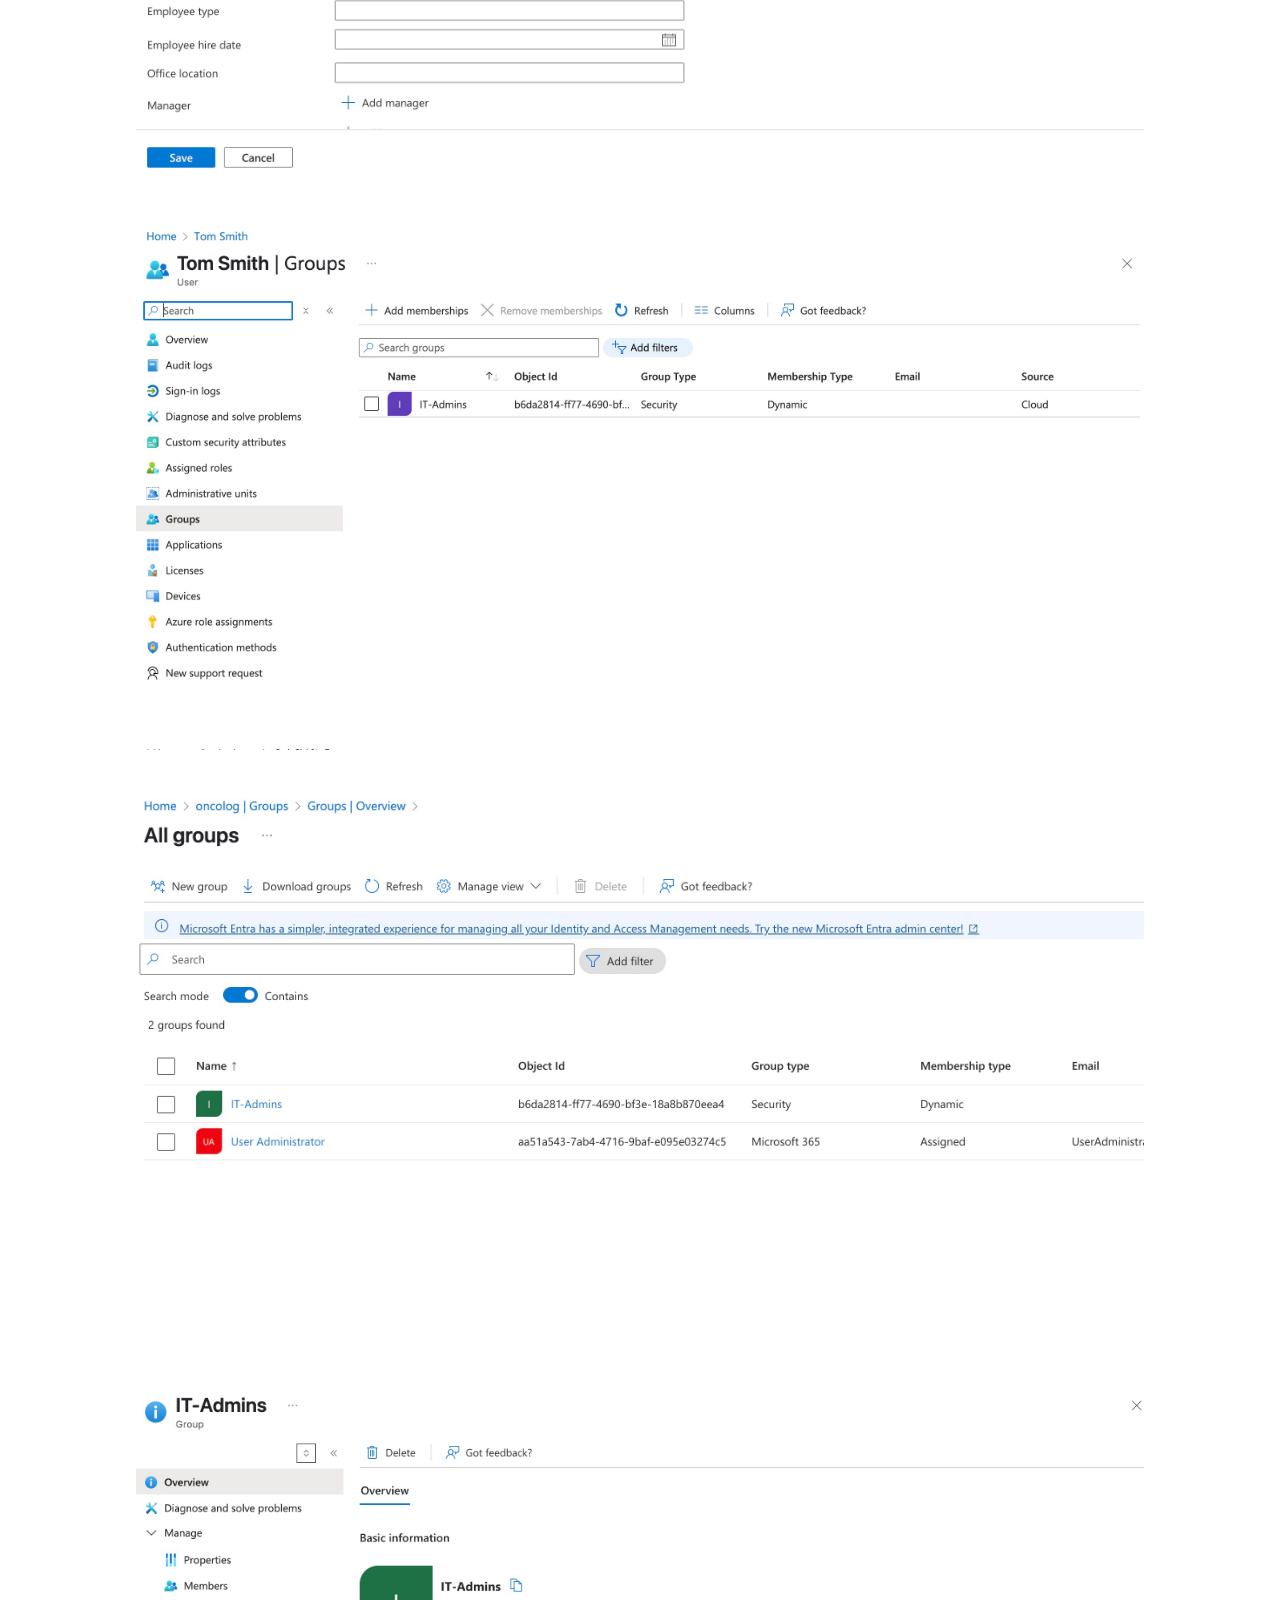
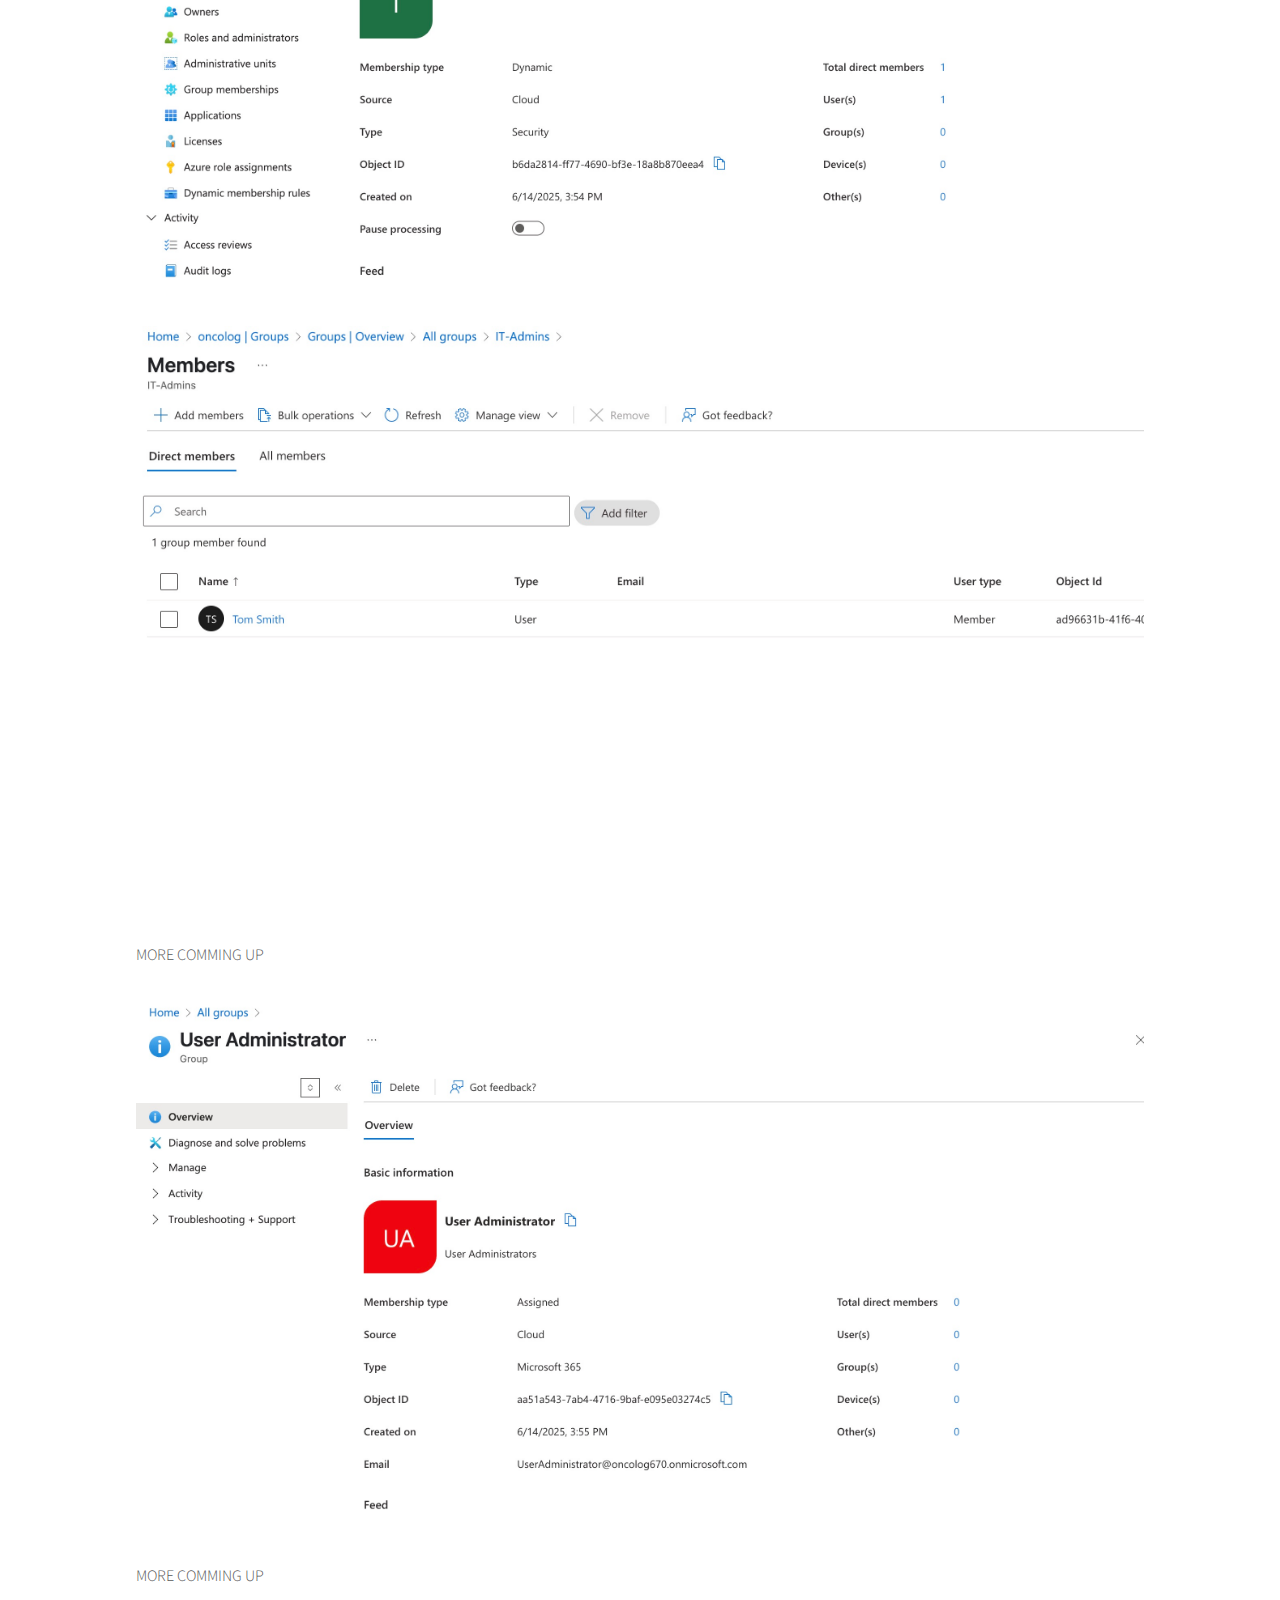
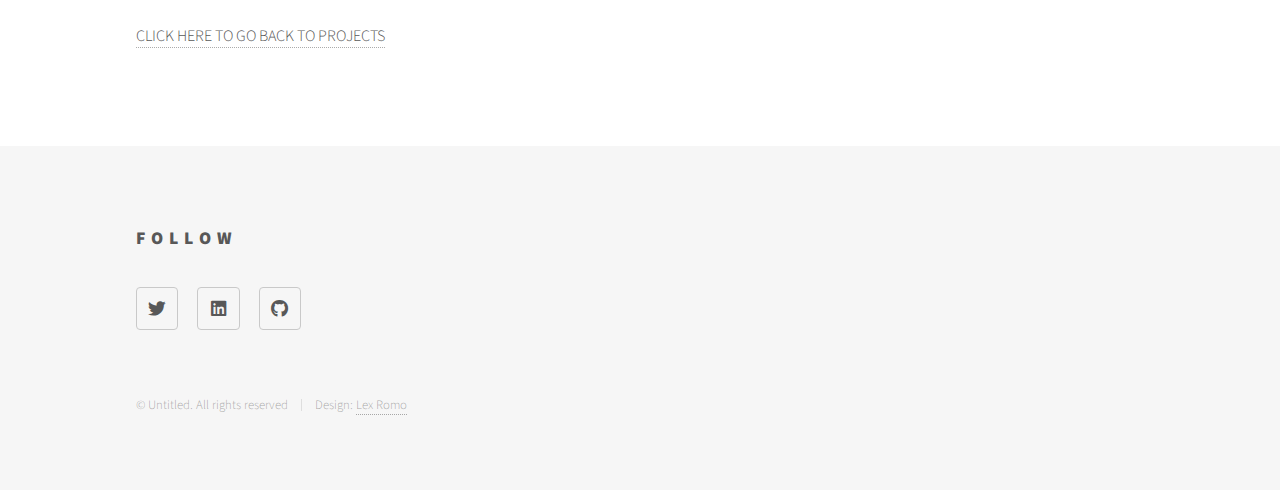
<file: groupsproject.html>
<!DOCTYPE HTML>
<!--
	Phantom by HTML5 UP
	html5up.net | @ajlkn
	Free for personal and commercial use under the CCA 3.0 license (html5up.net/license)
-->
<html>
	<head>
		<title>Generic - Phantom by HTML5 UP</title>
		<meta charset="utf-8" />
		<meta name="viewport" content="width=device-width, initial-scale=1, user-scalable=no" />
		<link rel="stylesheet" href="assets/css/main.css" />
		<noscript><link rel="stylesheet" href="assets/css/noscript.css" /></noscript>
	</head>
	<body class="is-preload">
		<!-- Wrapper -->
			<div id="wrapper">

				<!-- Header -->
					<header id="header">
						<div class="inner">

							<!-- Logo -->
								<a href="index.html" class="logo">
									<span class="symbol"><img src="images/be-cyber1.jpg" alt="" /></span><span class="title">CLICK HERE TO GO BACK TO PROJECTS</span>
								</a>

							<!-- Nav -->

						</div>
					</header>


				<!-- Main -->
					<div id="main">
						<div class="inner">
							<h1>Assigned and Dynamic security groups</h1>
							<p>As an <strong>Azure Cloud Engineer</strong>, understanding how to use both <strong>assigned</strong> and <strong>dynamic</strong> security groups is fundamental. These group types are at the core of identity and access management (IAM) in Microsoft Entra ID (formerly Azure AD), and they directly impact how you control access, enforce policies, and automate user management across cloud resources.</p>
							<span class="image main"><img src="images/groupsprojectsecg/secgroups.jpeg" alt="" /></span>
							<h3>🔹 What Are Assigned and Dynamic Security Groups?</h3>
							<p><strong>Assigned Groups:</strong></p>
							<li>You <strong>manually add or remove</strong>. These are ideal for static teams or special exceptions where tight control is needed.</li>
							<p><strong>Dynamic Groups:</strong></p>
							<li>Membership is <strong>based on</strong>rules (e.g., department = "HR"). Users are automatically added or removed based on their attributes—no manual updates required.</li>
							<p><strong>In our last project we created the 2 kind of groups you will be working on the most as a cloud engineer, assigned and dynamic groups.</strong></p>
							<span class="image main"><img src="images/groupsprojectsecg/secg1.jpeg" alt="" /></span>
							<p>These are our 2 security groups:<strong> Assigned and Dynamic.</strong></p>
							<span class="image main"><img src="images/groupsprojectsecg/secg2.jpeg" alt="" /></span>
							<p>This is our dynamic security group, as you can see we havent assigned a user, but we will shortly.</p>
							<span class="image main"><img src="images/groupsprojectsecg/tomdyng1.jpeg" alt="" /></span>
							<p>Lets go to our users, and lets choose our dear coworker Tom Smith.</p>
							<span class="image main"><img src="images/groupsprojectsecg/tomdyng2.jpeg" alt="" /></span>
							<p> This is Toms information, and you can see he is not assigned to any group yet. Click on edit properties > job information.</p>
							<span class="image main"><img src="images/groupsprojectsecg/tomdyngrules.jpeg" alt="" /></span>
							<p>When we created our dynamic group, we had to assign some rules to our dynamic group.<strong> Lets remember what Dynamic group rules</strong> determine membership based on user or device attributes. The system evaluates these rules continuously or on a schedule, so members are added or removed automatically as their attributes change.</p>
							<span class="image main"><img src="images/groupsprojectsecg/tomdyng3.jpeg" alt="" /></span>
							<p></p>
							<span class="image main"><img src="images/groupsprojectsecg/tomdyng4.jpeg" alt="" /></span>
							<span class="image main"><img src="images/groupsprojectsecg/tomdyng5.jpeg" alt="" /></span>
							<span class="image main"><img src="images/groupsprojectsecg/tomdyng6.jpeg" alt="" /></span>
							<span class="image main"><img src="images/groupsprojectsecg/tomdyng7.jpeg" alt="" /></span>
							<p>MORE COMMING UP</p>
							<span class="image main"><img src="images/groupsprojectsecg/secg3.jpeg" alt="" /></span>
							<p>MORE COMMING UP</p>
							<a href="index.html" class="logo">
							</span><span class="title">CLICK HERE TO GO BACK TO PROJECTS</span>
						</a>
						</div>
					</div>
					
				<!-- Footer -->
					<footer id="footer">
						<div class="inner">

							<section>
								<h2>Follow</h2>
								<ul class="icons">
									<li><a href="#" class="icon brands style2 fa-twitter"><span class="label">Twitter</span></a></li>
									<li><a href="#" class="icon brands style2 fa-linkedin"><span class="label">Instagram</span></a></li>
									<li><a href="#" class="icon brands style2 fa-github"><span class="label">GitHub</span></a></li>
								</ul>
							</section>
							<ul class="copyright">
								<li>&copy; Untitled. All rights reserved</li><li>Design: <a href="https://lexromo.net">Lex Romo</a></li>
							</ul>
						</div>
					</footer>

			</div>

		<!-- Scripts -->
			<script src="assets/js/jquery.min.js"></script>
			<script src="assets/js/browser.min.js"></script>
			<script src="assets/js/breakpoints.min.js"></script>
			<script src="assets/js/util.js"></script>
			<script src="assets/js/main.js"></script>

	</body>
</html>
</file>
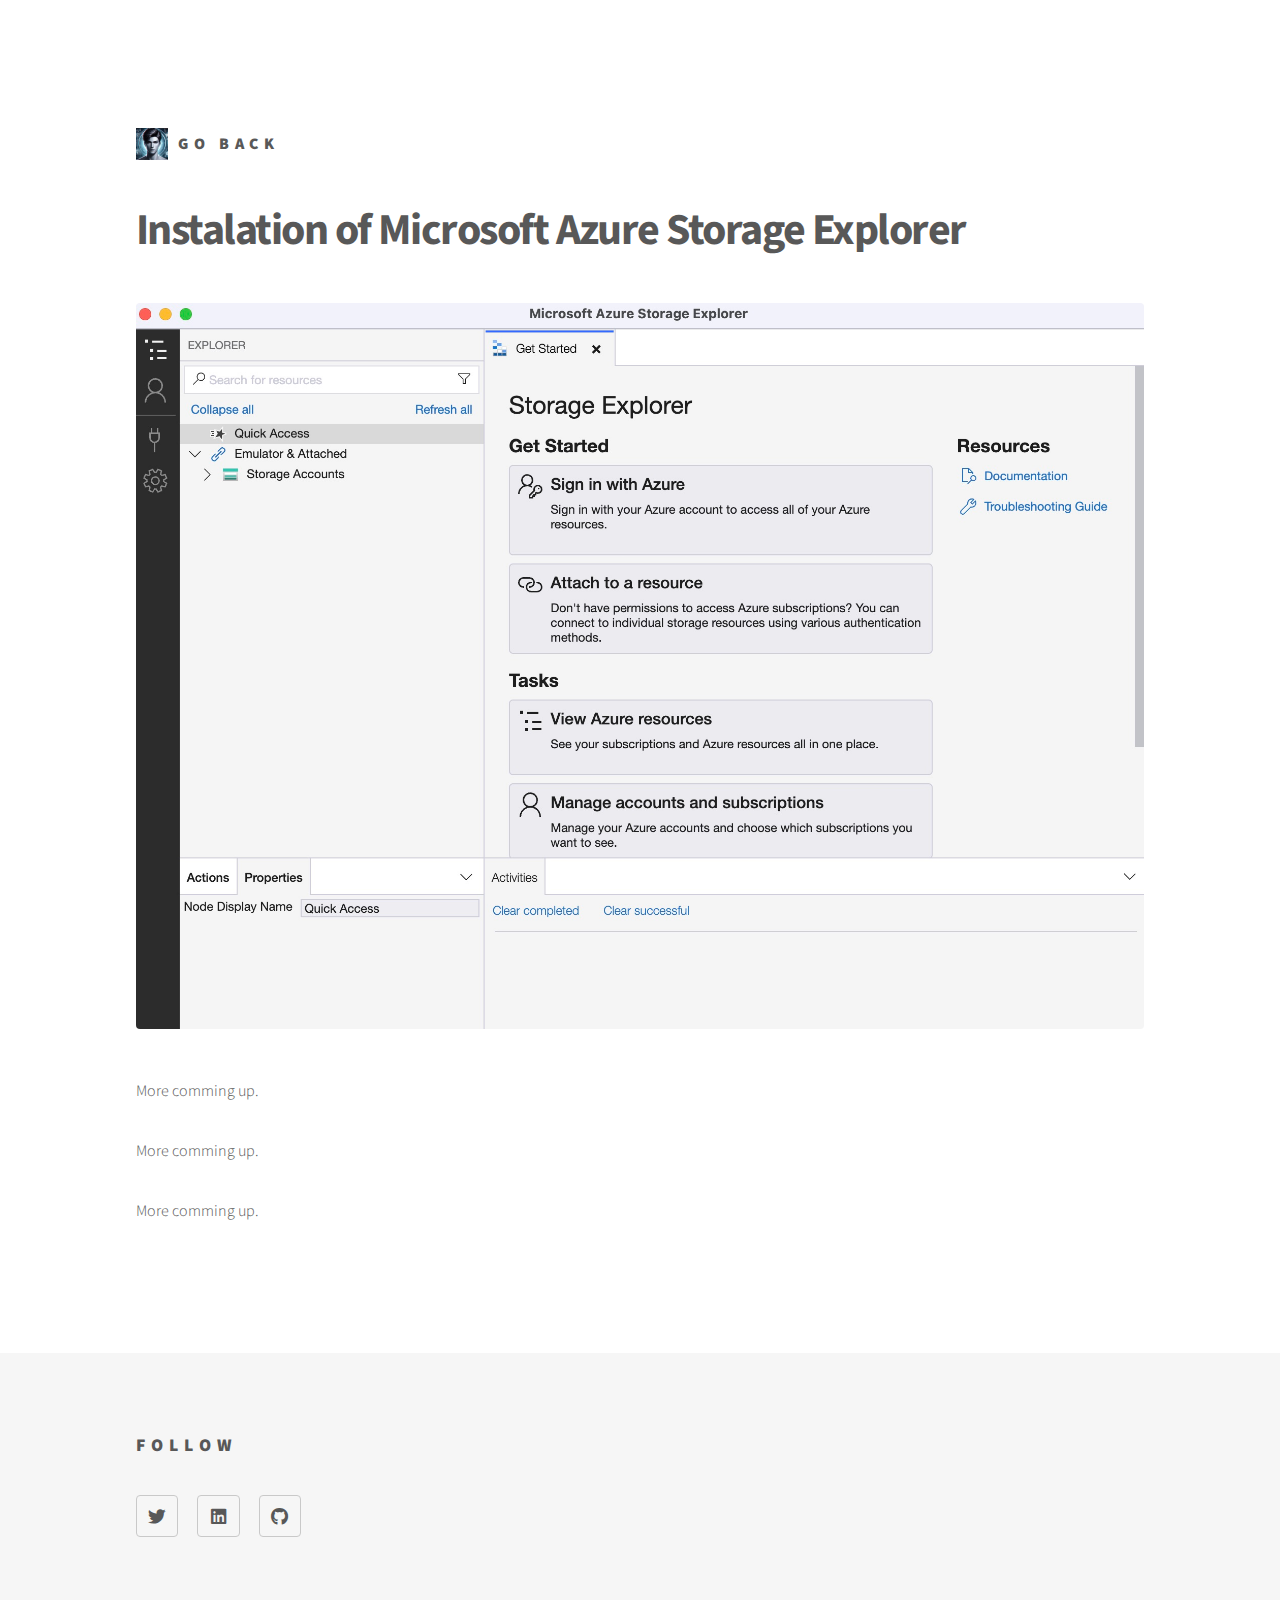
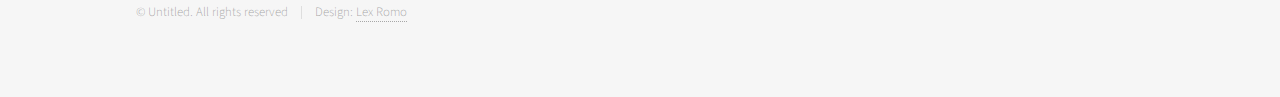
<file: microsoftazurestorageexplorer.html>
<!DOCTYPE HTML>
<!--
	Phantom by HTML5 UP
	html5up.net | @ajlkn
	Free for personal and commercial use under the CCA 3.0 license (html5up.net/license)
-->
<html>
	<head>
		<title>Generic - Phantom by HTML5 UP</title>
		<meta charset="utf-8" />
		<meta name="viewport" content="width=device-width, initial-scale=1, user-scalable=no" />
		<link rel="stylesheet" href="assets/css/main.css" />
		<noscript><link rel="stylesheet" href="assets/css/noscript.css" /></noscript>
	</head>
	<body class="is-preload">
		<!-- Wrapper -->
			<div id="wrapper">

				<!-- Header -->
					<header id="header">
						<div class="inner">

							<!-- Logo -->
								<a href="index.html" class="logo">
									<span class="symbol"><img src="images/be-cyber1.jpg" alt="" /></span><span class="title">GO BACK</span>
								</a>

							<!-- Nav -->

						</div>
					</header>


				<!-- Main -->
					<div id="main">
						<div class="inner">
							<h1>Instalation of Microsoft Azure Storage Explorer</h1>
							<span class="image main"><img src="images/MAstorageexplorer.jpeg" alt="" /></span>
							<p>More comming up.</p>
							<p> More comming up.</p>
							<p>More comming up.</p>
						</div>
					</div>
					
				<!-- Footer -->
					<footer id="footer">
						<div class="inner">

							<section>
								<h2>Follow</h2>
								<ul class="icons">
									<li><a href="#" class="icon brands style2 fa-twitter"><span class="label">Twitter</span></a></li>
									<li><a href="#" class="icon brands style2 fa-linkedin"><span class="label">Instagram</span></a></li>
									<li><a href="#" class="icon brands style2 fa-github"><span class="label">GitHub</span></a></li>
								</ul>
							</section>
							<ul class="copyright">
								<li>&copy; Untitled. All rights reserved</li><li>Design: <a href="https://lexromo.net">Lex Romo</a></li>
							</ul>
						</div>
					</footer>

			</div>

		<!-- Scripts -->
			<script src="assets/js/jquery.min.js"></script>
			<script src="assets/js/browser.min.js"></script>
			<script src="assets/js/breakpoints.min.js"></script>
			<script src="assets/js/util.js"></script>
			<script src="assets/js/main.js"></script>

	</body>
</html>
</file>
<file: assets/css/noscript.css>
/*
	Phantom by HTML5 UP
	html5up.net | @ajlkn
	Free for personal and commercial use under the CCA 3.0 license (html5up.net/license)
*/

/* Tiles */

	body.is-preload .tiles article {
		-moz-transform: none;
		-webkit-transform: none;
		-ms-transform: none;
		transform: none;
		opacity: 1;
	}
</file>
<file: assets/css/main.css>
@import url(fontawesome-all.min.css);
@import url("https://fonts.googleapis.com/css?family=Source+Sans+Pro:300,700,900");

/*
	Phantom by HTML5 UP
	html5up.net | @ajlkn
	Free for personal and commercial use under the CCA 3.0 license (html5up.net/license)
*/

html, body, div, span, applet, object,
iframe, h1, h2, h3, h4, h5, h6, p, blockquote,
pre, a, abbr, acronym, address, big, cite,
code, del, dfn, em, img, ins, kbd, q, s, samp,
small, strike, strong, sub, sup, tt, var, b,
u, i, center, dl, dt, dd, ol, ul, li, fieldset,
form, label, legend, table, caption, tbody,
tfoot, thead, tr, th, td, article, aside,
canvas, details, embed, figure, figcaption,
footer, header, hgroup, menu, nav, output, ruby,
section, summary, time, mark, audio, video {
	margin: 0;
	padding: 0;
	border: 0;
	font-size: 100%;
	font: inherit;
	vertical-align: baseline;}

article, aside, details, figcaption, figure,
footer, header, hgroup, menu, nav, section {
	display: block;}

body {
	line-height: 1;
}

ol, ul {
	list-style: none;
}

blockquote, q {
	quotes: none;
}

	blockquote:before, blockquote:after, q:before, q:after {
		content: '';
		content: none;
	}

table {
	border-collapse: collapse;
	border-spacing: 0;
}

body {
	-webkit-text-size-adjust: none;
}

mark {
	background-color: transparent;
	color: inherit;
}

input::-moz-focus-inner {
	border: 0;
	padding: 0;
}

input, select, textarea {
	-moz-appearance: none;
	-webkit-appearance: none;
	-ms-appearance: none;
	appearance: none;
}

/* Basic */

	@-ms-viewport {
		width: device-width;
	}

	body {
		-ms-overflow-style: scrollbar;
	}

	@media screen and (max-width: 480px) {

		html, body {
			min-width: 320px;
		}

	}

	html {
		box-sizing: border-box;
	}

	*, *:before, *:after {
		box-sizing: inherit;
	}

	body {
		background: #ffffff;
	}

		body.is-preload *, body.is-preload *:before, body.is-preload *:after {
			-moz-animation: none !important;
			-webkit-animation: none !important;
			-ms-animation: none !important;
			animation: none !important;
			-moz-transition: none !important;
			-webkit-transition: none !important;
			-ms-transition: none !important;
			transition: none !important;
		}

/* Type */

	body, input, select, textarea {
		color: #585858;
		font-family: "Source Sans Pro", Helvetica, sans-serif;
		font-size: 16pt;
		font-weight: 300;
		line-height: 1.75;
	}

		@media screen and (max-width: 1680px) {

			body, input, select, textarea {
				font-size: 14pt;
			}

		}

		@media screen and (max-width: 1280px) {

			body, input, select, textarea {
				font-size: 12pt;
			}

		}

	a {
		-moz-transition: border-bottom-color 0.2s ease, color 0.2s ease;
		-webkit-transition: border-bottom-color 0.2s ease, color 0.2s ease;
		-ms-transition: border-bottom-color 0.2s ease, color 0.2s ease;
		transition: border-bottom-color 0.2s ease, color 0.2s ease;
		text-decoration: none;
		color: #585858;
		border-bottom: dotted 1px rgba(88, 88, 88, 0.5);
	}

		a:hover {
			border-bottom-color: transparent;
			color: #f2849e !important;
		}

	strong, b {
		font-weight: 900;
	}

	em, i {
		font-style: italic;
	}

	p {
		margin: 0 0 2em 0;
	}

	h1 {
		font-size: 2.75em;
		font-weight: 700;
		line-height: 1.3;
		margin: 0 0 1em 0;
		letter-spacing: -0.035em;
	}

		h1 a {
			color: inherit;
		}

		@media screen and (max-width: 736px) {

			h1 {
				font-size: 2em;
				margin: 0 0 1em 0;
			}

		}

		@media screen and (max-width: 360px) {

			h1 {
				font-size: 1.75em;
			}

		}

	h2, h3, h4, h5, h6 {
		font-weight: 900;
		line-height: 1.5;
		margin: 0 0 2em 0;
		text-transform: uppercase;
		letter-spacing: 0.35em;
	}

		h2 a, h3 a, h4 a, h5 a, h6 a {
			color: inherit;
		}

	h2 {
		font-size: 1.1em;
	}

	h3 {
		font-size: 1em;
	}

	h4 {
		font-size: 0.8em;
	}

	h5 {
		font-size: 0.8em;
	}

	h6 {
		font-size: 0.8em;
	}

	@media screen and (max-width: 980px) {

		h1 br, h2 br, h3 br, h4 br, h5 br, h6 br {
			display: none;
		}

	}

	@media screen and (max-width: 736px) {

		h2 {
			font-size: 1em;
		}

		h3 {
			font-size: 0.8em;
		}

	}

	sub {
		font-size: 0.8em;
		position: relative;
		top: 0.5em;
	}

	sup {
		font-size: 0.8em;
		position: relative;
		top: -0.5em;
	}

	blockquote {
		border-left: solid 4px #c9c9c9;
		font-style: italic;
		margin: 0 0 2em 0;
		padding: 0.5em 0 0.5em 2em;
	}

	code {
		background: rgba(144, 144, 144, 0.075);
		border-radius: 4px;
		border: solid 1px #c9c9c9;
		font-family: "Courier New", monospace;
		font-size: 0.9em;
		margin: 0 0.25em;
		padding: 0.25em 0.65em;
	}

	pre {
		-webkit-overflow-scrolling: touch;
		font-family: "Courier New", monospace;
		font-size: 0.9em;
		margin: 0 0 2em 0;
	}

		pre code {
			display: block;
			line-height: 1.75;
			padding: 1em 1.5em;
			overflow-x: auto;
		}

	hr {
		border: 0;
		border-bottom: solid 1px #c9c9c9;
		margin: 2em 0;
	}

		hr.major {
			margin: 3em 0;
		}

	.align-left {
		text-align: left;
	}

	.align-center {
		text-align: center;
	}

	.align-right {
		text-align: right;
	}

/* Row */

	.row {
		display: flex;
		flex-wrap: wrap;
		box-sizing: border-box;
		align-items: stretch;
	}

		.row > * {
			box-sizing: border-box;
		}

		.row.gtr-uniform > * > :last-child {
			margin-bottom: 0;
		}

		.row.aln-left {
			justify-content: flex-start;
		}

		.row.aln-center {
			justify-content: center;
		}

		.row.aln-right {
			justify-content: flex-end;
		}

		.row.aln-top {
			align-items: flex-start;
		}

		.row.aln-middle {
			align-items: center;
		}

		.row.aln-bottom {
			align-items: flex-end;
		}

		.row > .imp {
			order: -1;
		}

		.row > .col-1 {
			width: 8.33333%;
		}

		.row > .off-1 {
			margin-left: 8.33333%;
		}

		.row > .col-2 {
			width: 16.66667%;
		}

		.row > .off-2 {
			margin-left: 16.66667%;
		}

		.row > .col-3 {
			width: 25%;
		}

		.row > .off-3 {
			margin-left: 25%;
		}

		.row > .col-4 {
			width: 33.33333%;
		}

		.row > .off-4 {
			margin-left: 33.33333%;
		}

		.row > .col-5 {
			width: 41.66667%;
		}

		.row > .off-5 {
			margin-left: 41.66667%;
		}

		.row > .col-6 {
			width: 50%;
		}

		.row > .off-6 {
			margin-left: 50%;
		}

		.row > .col-7 {
			width: 58.33333%;
		}

		.row > .off-7 {
			margin-left: 58.33333%;
		}

		.row > .col-8 {
			width: 66.66667%;
		}

		.row > .off-8 {
			margin-left: 66.66667%;
		}

		.row > .col-9 {
			width: 75%;
		}

		.row > .off-9 {
			margin-left: 75%;
		}

		.row > .col-10 {
			width: 83.33333%;
		}

		.row > .off-10 {
			margin-left: 83.33333%;
		}

		.row > .col-11 {
			width: 91.66667%;
		}

		.row > .off-11 {
			margin-left: 91.66667%;
		}

		.row > .col-12 {
			width: 100%;
		}

		.row > .off-12 {
			margin-left: 100%;
		}

		.row.gtr-0 {
			margin-top: 0;
			margin-left: 0em;
		}

			.row.gtr-0 > * {
				padding: 0 0 0 0em;
			}

			.row.gtr-0.gtr-uniform {
				margin-top: 0em;
			}

				.row.gtr-0.gtr-uniform > * {
					padding-top: 0em;
				}

		.row.gtr-25 {
			margin-top: 0;
			margin-left: -0.5em;
		}

			.row.gtr-25 > * {
				padding: 0 0 0 0.5em;
			}

			.row.gtr-25.gtr-uniform {
				margin-top: -0.5em;
			}

				.row.gtr-25.gtr-uniform > * {
					padding-top: 0.5em;
				}

		.row.gtr-50 {
			margin-top: 0;
			margin-left: -1em;
		}

			.row.gtr-50 > * {
				padding: 0 0 0 1em;
			}

			.row.gtr-50.gtr-uniform {
				margin-top: -1em;
			}

				.row.gtr-50.gtr-uniform > * {
					padding-top: 1em;
				}

		.row {
			margin-top: 0;
			margin-left: -2em;
		}

			.row > * {
				padding: 0 0 0 2em;
			}

			.row.gtr-uniform {
				margin-top: -2em;
			}

				.row.gtr-uniform > * {
					padding-top: 2em;
				}

		.row.gtr-150 {
			margin-top: 0;
			margin-left: -3em;
		}

			.row.gtr-150 > * {
				padding: 0 0 0 3em;
			}

			.row.gtr-150.gtr-uniform {
				margin-top: -3em;
			}

				.row.gtr-150.gtr-uniform > * {
					padding-top: 3em;
				}

		.row.gtr-200 {
			margin-top: 0;
			margin-left: -4em;
		}

			.row.gtr-200 > * {
				padding: 0 0 0 4em;
			}

			.row.gtr-200.gtr-uniform {
				margin-top: -4em;
			}

				.row.gtr-200.gtr-uniform > * {
					padding-top: 4em;
				}

		@media screen and (max-width: 1680px) {

			.row {
				display: flex;
				flex-wrap: wrap;
				box-sizing: border-box;
				align-items: stretch;
			}

				.row > * {
					box-sizing: border-box;
				}

				.row.gtr-uniform > * > :last-child {
					margin-bottom: 0;
				}

				.row.aln-left {
					justify-content: flex-start;
				}

				.row.aln-center {
					justify-content: center;
				}

				.row.aln-right {
					justify-content: flex-end;
				}

				.row.aln-top {
					align-items: flex-start;
				}

				.row.aln-middle {
					align-items: center;
				}

				.row.aln-bottom {
					align-items: flex-end;
				}

				.row > .imp-xlarge {
					order: -1;
				}

				.row > .col-1-xlarge {
					width: 8.33333%;
				}

				.row > .off-1-xlarge {
					margin-left: 8.33333%;
				}

				.row > .col-2-xlarge {
					width: 16.66667%;
				}

				.row > .off-2-xlarge {
					margin-left: 16.66667%;
				}

				.row > .col-3-xlarge {
					width: 25%;
				}

				.row > .off-3-xlarge {
					margin-left: 25%;
				}

				.row > .col-4-xlarge {
					width: 33.33333%;
				}

				.row > .off-4-xlarge {
					margin-left: 33.33333%;
				}

				.row > .col-5-xlarge {
					width: 41.66667%;
				}

				.row > .off-5-xlarge {
					margin-left: 41.66667%;
				}

				.row > .col-6-xlarge {
					width: 50%;
				}

				.row > .off-6-xlarge {
					margin-left: 50%;
				}

				.row > .col-7-xlarge {
					width: 58.33333%;
				}

				.row > .off-7-xlarge {
					margin-left: 58.33333%;
				}

				.row > .col-8-xlarge {
					width: 66.66667%;
				}

				.row > .off-8-xlarge {
					margin-left: 66.66667%;
				}

				.row > .col-9-xlarge {
					width: 75%;
				}

				.row > .off-9-xlarge {
					margin-left: 75%;
				}

				.row > .col-10-xlarge {
					width: 83.33333%;
				}

				.row > .off-10-xlarge {
					margin-left: 83.33333%;
				}

				.row > .col-11-xlarge {
					width: 91.66667%;
				}

				.row > .off-11-xlarge {
					margin-left: 91.66667%;
				}

				.row > .col-12-xlarge {
					width: 100%;
				}

				.row > .off-12-xlarge {
					margin-left: 100%;
				}

				.row.gtr-0 {
					margin-top: 0;
					margin-left: 0em;
				}

					.row.gtr-0 > * {
						padding: 0 0 0 0em;
					}

					.row.gtr-0.gtr-uniform {
						margin-top: 0em;
					}

						.row.gtr-0.gtr-uniform > * {
							padding-top: 0em;
						}

				.row.gtr-25 {
					margin-top: 0;
					margin-left: -0.5em;
				}

					.row.gtr-25 > * {
						padding: 0 0 0 0.5em;
					}

					.row.gtr-25.gtr-uniform {
						margin-top: -0.5em;
					}

						.row.gtr-25.gtr-uniform > * {
							padding-top: 0.5em;
						}

				.row.gtr-50 {
					margin-top: 0;
					margin-left: -1em;
				}

					.row.gtr-50 > * {
						padding: 0 0 0 1em;
					}

					.row.gtr-50.gtr-uniform {
						margin-top: -1em;
					}

						.row.gtr-50.gtr-uniform > * {
							padding-top: 1em;
						}

				.row {
					margin-top: 0;
					margin-left: -2em;
				}

					.row > * {
						padding: 0 0 0 2em;
					}

					.row.gtr-uniform {
						margin-top: -2em;
					}

						.row.gtr-uniform > * {
							padding-top: 2em;
						}

				.row.gtr-150 {
					margin-top: 0;
					margin-left: -3em;
				}

					.row.gtr-150 > * {
						padding: 0 0 0 3em;
					}

					.row.gtr-150.gtr-uniform {
						margin-top: -3em;
					}

						.row.gtr-150.gtr-uniform > * {
							padding-top: 3em;
						}

				.row.gtr-200 {
					margin-top: 0;
					margin-left: -4em;
				}

					.row.gtr-200 > * {
						padding: 0 0 0 4em;
					}

					.row.gtr-200.gtr-uniform {
						margin-top: -4em;
					}

						.row.gtr-200.gtr-uniform > * {
							padding-top: 4em;
						}

		}

		@media screen and (max-width: 1280px) {

			.row {
				display: flex;
				flex-wrap: wrap;
				box-sizing: border-box;
				align-items: stretch;
			}

				.row > * {
					box-sizing: border-box;
				}

				.row.gtr-uniform > * > :last-child {
					margin-bottom: 0;
				}

				.row.aln-left {
					justify-content: flex-start;
				}

				.row.aln-center {
					justify-content: center;
				}

				.row.aln-right {
					justify-content: flex-end;
				}

				.row.aln-top {
					align-items: flex-start;
				}

				.row.aln-middle {
					align-items: center;
				}

				.row.aln-bottom {
					align-items: flex-end;
				}

				.row > .imp-large {
					order: -1;
				}

				.row > .col-1-large {
					width: 8.33333%;
				}

				.row > .off-1-large {
					margin-left: 8.33333%;
				}

				.row > .col-2-large {
					width: 16.66667%;
				}

				.row > .off-2-large {
					margin-left: 16.66667%;
				}

				.row > .col-3-large {
					width: 25%;
				}

				.row > .off-3-large {
					margin-left: 25%;
				}

				.row > .col-4-large {
					width: 33.33333%;
				}

				.row > .off-4-large {
					margin-left: 33.33333%;
				}

				.row > .col-5-large {
					width: 41.66667%;
				}

				.row > .off-5-large {
					margin-left: 41.66667%;
				}

				.row > .col-6-large {
					width: 50%;
				}

				.row > .off-6-large {
					margin-left: 50%;
				}

				.row > .col-7-large {
					width: 58.33333%;
				}

				.row > .off-7-large {
					margin-left: 58.33333%;
				}

				.row > .col-8-large {
					width: 66.66667%;
				}

				.row > .off-8-large {
					margin-left: 66.66667%;
				}

				.row > .col-9-large {
					width: 75%;
				}

				.row > .off-9-large {
					margin-left: 75%;
				}

				.row > .col-10-large {
					width: 83.33333%;
				}

				.row > .off-10-large {
					margin-left: 83.33333%;
				}

				.row > .col-11-large {
					width: 91.66667%;
				}

				.row > .off-11-large {
					margin-left: 91.66667%;
				}

				.row > .col-12-large {
					width: 100%;
				}

				.row > .off-12-large {
					margin-left: 100%;
				}

				.row.gtr-0 {
					margin-top: 0;
					margin-left: 0em;
				}

					.row.gtr-0 > * {
						padding: 0 0 0 0em;
					}

					.row.gtr-0.gtr-uniform {
						margin-top: 0em;
					}

						.row.gtr-0.gtr-uniform > * {
							padding-top: 0em;
						}

				.row.gtr-25 {
					margin-top: 0;
					margin-left: -0.5em;
				}

					.row.gtr-25 > * {
						padding: 0 0 0 0.5em;
					}

					.row.gtr-25.gtr-uniform {
						margin-top: -0.5em;
					}

						.row.gtr-25.gtr-uniform > * {
							padding-top: 0.5em;
						}

				.row.gtr-50 {
					margin-top: 0;
					margin-left: -1em;
				}

					.row.gtr-50 > * {
						padding: 0 0 0 1em;
					}

					.row.gtr-50.gtr-uniform {
						margin-top: -1em;
					}

						.row.gtr-50.gtr-uniform > * {
							padding-top: 1em;
						}

				.row {
					margin-top: 0;
					margin-left: -2em;
				}

					.row > * {
						padding: 0 0 0 2em;
					}

					.row.gtr-uniform {
						margin-top: -2em;
					}

						.row.gtr-uniform > * {
							padding-top: 2em;
						}

				.row.gtr-150 {
					margin-top: 0;
					margin-left: -3em;
				}

					.row.gtr-150 > * {
						padding: 0 0 0 3em;
					}

					.row.gtr-150.gtr-uniform {
						margin-top: -3em;
					}

						.row.gtr-150.gtr-uniform > * {
							padding-top: 3em;
						}

				.row.gtr-200 {
					margin-top: 0;
					margin-left: -4em;
				}

					.row.gtr-200 > * {
						padding: 0 0 0 4em;
					}

					.row.gtr-200.gtr-uniform {
						margin-top: -4em;
					}

						.row.gtr-200.gtr-uniform > * {
							padding-top: 4em;
						}

		}

		@media screen and (max-width: 980px) {

			.row {
				display: flex;
				flex-wrap: wrap;
				box-sizing: border-box;
				align-items: stretch;
			}

				.row > * {
					box-sizing: border-box;
				}

				.row.gtr-uniform > * > :last-child {
					margin-bottom: 0;
				}

				.row.aln-left {
					justify-content: flex-start;
				}

				.row.aln-center {
					justify-content: center;
				}

				.row.aln-right {
					justify-content: flex-end;
				}

				.row.aln-top {
					align-items: flex-start;
				}

				.row.aln-middle {
					align-items: center;
				}

				.row.aln-bottom {
					align-items: flex-end;
				}

				.row > .imp-medium {
					order: -1;
				}

				.row > .col-1-medium {
					width: 8.33333%;
				}

				.row > .off-1-medium {
					margin-left: 8.33333%;
				}

				.row > .col-2-medium {
					width: 16.66667%;
				}

				.row > .off-2-medium {
					margin-left: 16.66667%;
				}

				.row > .col-3-medium {
					width: 25%;
				}

				.row > .off-3-medium {
					margin-left: 25%;
				}

				.row > .col-4-medium {
					width: 33.33333%;
				}

				.row > .off-4-medium {
					margin-left: 33.33333%;
				}

				.row > .col-5-medium {
					width: 41.66667%;
				}

				.row > .off-5-medium {
					margin-left: 41.66667%;
				}

				.row > .col-6-medium {
					width: 50%;
				}

				.row > .off-6-medium {
					margin-left: 50%;
				}

				.row > .col-7-medium {
					width: 58.33333%;
				}

				.row > .off-7-medium {
					margin-left: 58.33333%;
				}

				.row > .col-8-medium {
					width: 66.66667%;
				}

				.row > .off-8-medium {
					margin-left: 66.66667%;
				}

				.row > .col-9-medium {
					width: 75%;
				}

				.row > .off-9-medium {
					margin-left: 75%;
				}

				.row > .col-10-medium {
					width: 83.33333%;
				}

				.row > .off-10-medium {
					margin-left: 83.33333%;
				}

				.row > .col-11-medium {
					width: 91.66667%;
				}

				.row > .off-11-medium {
					margin-left: 91.66667%;
				}

				.row > .col-12-medium {
					width: 100%;
				}

				.row > .off-12-medium {
					margin-left: 100%;
				}

				.row.gtr-0 {
					margin-top: 0;
					margin-left: 0em;
				}

					.row.gtr-0 > * {
						padding: 0 0 0 0em;
					}

					.row.gtr-0.gtr-uniform {
						margin-top: 0em;
					}

						.row.gtr-0.gtr-uniform > * {
							padding-top: 0em;
						}

				.row.gtr-25 {
					margin-top: 0;
					margin-left: -0.375em;
				}

					.row.gtr-25 > * {
						padding: 0 0 0 0.375em;
					}

					.row.gtr-25.gtr-uniform {
						margin-top: -0.375em;
					}

						.row.gtr-25.gtr-uniform > * {
							padding-top: 0.375em;
						}

				.row.gtr-50 {
					margin-top: 0;
					margin-left: -0.75em;
				}

					.row.gtr-50 > * {
						padding: 0 0 0 0.75em;
					}

					.row.gtr-50.gtr-uniform {
						margin-top: -0.75em;
					}

						.row.gtr-50.gtr-uniform > * {
							padding-top: 0.75em;
						}

				.row {
					margin-top: 0;
					margin-left: -1.5em;
				}

					.row > * {
						padding: 0 0 0 1.5em;
					}

					.row.gtr-uniform {
						margin-top: -1.5em;
					}

						.row.gtr-uniform > * {
							padding-top: 1.5em;
						}

				.row.gtr-150 {
					margin-top: 0;
					margin-left: -2.25em;
				}

					.row.gtr-150 > * {
						padding: 0 0 0 2.25em;
					}

					.row.gtr-150.gtr-uniform {
						margin-top: -2.25em;
					}

						.row.gtr-150.gtr-uniform > * {
							padding-top: 2.25em;
						}

				.row.gtr-200 {
					margin-top: 0;
					margin-left: -3em;
				}

					.row.gtr-200 > * {
						padding: 0 0 0 3em;
					}

					.row.gtr-200.gtr-uniform {
						margin-top: -3em;
					}

						.row.gtr-200.gtr-uniform > * {
							padding-top: 3em;
						}

		}

		@media screen and (max-width: 736px) {

			.row {
				display: flex;
				flex-wrap: wrap;
				box-sizing: border-box;
				align-items: stretch;
			}

				.row > * {
					box-sizing: border-box;
				}

				.row.gtr-uniform > * > :last-child {
					margin-bottom: 0;
				}

				.row.aln-left {
					justify-content: flex-start;
				}

				.row.aln-center {
					justify-content: center;
				}

				.row.aln-right {
					justify-content: flex-end;
				}

				.row.aln-top {
					align-items: flex-start;
				}

				.row.aln-middle {
					align-items: center;
				}

				.row.aln-bottom {
					align-items: flex-end;
				}

				.row > .imp-small {
					order: -1;
				}

				.row > .col-1-small {
					width: 8.33333%;
				}

				.row > .off-1-small {
					margin-left: 8.33333%;
				}

				.row > .col-2-small {
					width: 16.66667%;
				}

				.row > .off-2-small {
					margin-left: 16.66667%;
				}

				.row > .col-3-small {
					width: 25%;
				}

				.row > .off-3-small {
					margin-left: 25%;
				}

				.row > .col-4-small {
					width: 33.33333%;
				}

				.row > .off-4-small {
					margin-left: 33.33333%;
				}

				.row > .col-5-small {
					width: 41.66667%;
				}

				.row > .off-5-small {
					margin-left: 41.66667%;
				}

				.row > .col-6-small {
					width: 50%;
				}

				.row > .off-6-small {
					margin-left: 50%;
				}

				.row > .col-7-small {
					width: 58.33333%;
				}

				.row > .off-7-small {
					margin-left: 58.33333%;
				}

				.row > .col-8-small {
					width: 66.66667%;
				}

				.row > .off-8-small {
					margin-left: 66.66667%;
				}

				.row > .col-9-small {
					width: 75%;
				}

				.row > .off-9-small {
					margin-left: 75%;
				}

				.row > .col-10-small {
					width: 83.33333%;
				}

				.row > .off-10-small {
					margin-left: 83.33333%;
				}

				.row > .col-11-small {
					width: 91.66667%;
				}

				.row > .off-11-small {
					margin-left: 91.66667%;
				}

				.row > .col-12-small {
					width: 100%;
				}

				.row > .off-12-small {
					margin-left: 100%;
				}

				.row.gtr-0 {
					margin-top: 0;
					margin-left: 0em;
				}

					.row.gtr-0 > * {
						padding: 0 0 0 0em;
					}

					.row.gtr-0.gtr-uniform {
						margin-top: 0em;
					}

						.row.gtr-0.gtr-uniform > * {
							padding-top: 0em;
						}

				.row.gtr-25 {
					margin-top: 0;
					margin-left: -0.25em;
				}

					.row.gtr-25 > * {
						padding: 0 0 0 0.25em;
					}

					.row.gtr-25.gtr-uniform {
						margin-top: -0.25em;
					}

						.row.gtr-25.gtr-uniform > * {
							padding-top: 0.25em;
						}

				.row.gtr-50 {
					margin-top: 0;
					margin-left: -0.5em;
				}

					.row.gtr-50 > * {
						padding: 0 0 0 0.5em;
					}

					.row.gtr-50.gtr-uniform {
						margin-top: -0.5em;
					}

						.row.gtr-50.gtr-uniform > * {
							padding-top: 0.5em;
						}

				.row {
					margin-top: 0;
					margin-left: -1em;
				}

					.row > * {
						padding: 0 0 0 1em;
					}

					.row.gtr-uniform {
						margin-top: -1em;
					}

						.row.gtr-uniform > * {
							padding-top: 1em;
						}

				.row.gtr-150 {
					margin-top: 0;
					margin-left: -1.5em;
				}

					.row.gtr-150 > * {
						padding: 0 0 0 1.5em;
					}

					.row.gtr-150.gtr-uniform {
						margin-top: -1.5em;
					}

						.row.gtr-150.gtr-uniform > * {
							padding-top: 1.5em;
						}

				.row.gtr-200 {
					margin-top: 0;
					margin-left: -2em;
				}

					.row.gtr-200 > * {
						padding: 0 0 0 2em;
					}

					.row.gtr-200.gtr-uniform {
						margin-top: -2em;
					}

						.row.gtr-200.gtr-uniform > * {
							padding-top: 2em;
						}

		}

		@media screen and (max-width: 480px) {

			.row {
				display: flex;
				flex-wrap: wrap;
				box-sizing: border-box;
				align-items: stretch;
			}

				.row > * {
					box-sizing: border-box;
				}

				.row.gtr-uniform > * > :last-child {
					margin-bottom: 0;
				}

				.row.aln-left {
					justify-content: flex-start;
				}

				.row.aln-center {
					justify-content: center;
				}

				.row.aln-right {
					justify-content: flex-end;
				}

				.row.aln-top {
					align-items: flex-start;
				}

				.row.aln-middle {
					align-items: center;
				}

				.row.aln-bottom {
					align-items: flex-end;
				}

				.row > .imp-xsmall {
					order: -1;
				}

				.row > .col-1-xsmall {
					width: 8.33333%;
				}

				.row > .off-1-xsmall {
					margin-left: 8.33333%;
				}

				.row > .col-2-xsmall {
					width: 16.66667%;
				}

				.row > .off-2-xsmall {
					margin-left: 16.66667%;
				}

				.row > .col-3-xsmall {
					width: 25%;
				}

				.row > .off-3-xsmall {
					margin-left: 25%;
				}

				.row > .col-4-xsmall {
					width: 33.33333%;
				}

				.row > .off-4-xsmall {
					margin-left: 33.33333%;
				}

				.row > .col-5-xsmall {
					width: 41.66667%;
				}

				.row > .off-5-xsmall {
					margin-left: 41.66667%;
				}

				.row > .col-6-xsmall {
					width: 50%;
				}

				.row > .off-6-xsmall {
					margin-left: 50%;
				}

				.row > .col-7-xsmall {
					width: 58.33333%;
				}

				.row > .off-7-xsmall {
					margin-left: 58.33333%;
				}

				.row > .col-8-xsmall {
					width: 66.66667%;
				}

				.row > .off-8-xsmall {
					margin-left: 66.66667%;
				}

				.row > .col-9-xsmall {
					width: 75%;
				}

				.row > .off-9-xsmall {
					margin-left: 75%;
				}

				.row > .col-10-xsmall {
					width: 83.33333%;
				}

				.row > .off-10-xsmall {
					margin-left: 83.33333%;
				}

				.row > .col-11-xsmall {
					width: 91.66667%;
				}

				.row > .off-11-xsmall {
					margin-left: 91.66667%;
				}

				.row > .col-12-xsmall {
					width: 100%;
				}

				.row > .off-12-xsmall {
					margin-left: 100%;
				}

				.row.gtr-0 {
					margin-top: 0;
					margin-left: 0em;
				}

					.row.gtr-0 > * {
						padding: 0 0 0 0em;
					}

					.row.gtr-0.gtr-uniform {
						margin-top: 0em;
					}

						.row.gtr-0.gtr-uniform > * {
							padding-top: 0em;
						}

				.row.gtr-25 {
					margin-top: 0;
					margin-left: -0.25em;
				}

					.row.gtr-25 > * {
						padding: 0 0 0 0.25em;
					}

					.row.gtr-25.gtr-uniform {
						margin-top: -0.25em;
					}

						.row.gtr-25.gtr-uniform > * {
							padding-top: 0.25em;
						}

				.row.gtr-50 {
					margin-top: 0;
					margin-left: -0.5em;
				}

					.row.gtr-50 > * {
						padding: 0 0 0 0.5em;
					}

					.row.gtr-50.gtr-uniform {
						margin-top: -0.5em;
					}

						.row.gtr-50.gtr-uniform > * {
							padding-top: 0.5em;
						}

				.row {
					margin-top: 0;
					margin-left: -1em;
				}

					.row > * {
						padding: 0 0 0 1em;
					}

					.row.gtr-uniform {
						margin-top: -1em;
					}

						.row.gtr-uniform > * {
							padding-top: 1em;
						}

				.row.gtr-150 {
					margin-top: 0;
					margin-left: -1.5em;
				}

					.row.gtr-150 > * {
						padding: 0 0 0 1.5em;
					}

					.row.gtr-150.gtr-uniform {
						margin-top: -1.5em;
					}

						.row.gtr-150.gtr-uniform > * {
							padding-top: 1.5em;
						}

				.row.gtr-200 {
					margin-top: 0;
					margin-left: -2em;
				}

					.row.gtr-200 > * {
						padding: 0 0 0 2em;
					}

					.row.gtr-200.gtr-uniform {
						margin-top: -2em;
					}

						.row.gtr-200.gtr-uniform > * {
							padding-top: 2em;
						}

		}

/* Section/Article */

	section.special, article.special {
		text-align: center;
	}

	header p {
		margin-top: -1em;
	}

	@media screen and (max-width: 736px) {

		header p {
			margin-top: 0;
		}

	}

/* Icon */

	.icon {
		text-decoration: none;
		border-bottom: none;
		position: relative;
	}

		.icon:before {
			-moz-osx-font-smoothing: grayscale;
			-webkit-font-smoothing: antialiased;
			display: inline-block;
			font-style: normal;
			font-variant: normal;
			text-rendering: auto;
			line-height: 1;
			text-transform: none !important;
			font-family: 'Font Awesome 5 Free';
			font-weight: 400;
		}

		.icon > .label {
			display: none;
		}

		.icon:before {
			line-height: inherit;
		}

		.icon.solid:before {
			font-weight: 900;
		}

		.icon.brands:before {
			font-family: 'Font Awesome 5 Brands';
		}

		.icon.style2 {
			-moz-transition: background-color 0.2s ease-in-out, color 0.2s ease-in-out, border-color 0.2s ease-in-out;
			-webkit-transition: background-color 0.2s ease-in-out, color 0.2s ease-in-out, border-color 0.2s ease-in-out;
			-ms-transition: background-color 0.2s ease-in-out, color 0.2s ease-in-out, border-color 0.2s ease-in-out;
			transition: background-color 0.2s ease-in-out, color 0.2s ease-in-out, border-color 0.2s ease-in-out;
			background-color: transparent;
			border: solid 1px #c9c9c9;
			border-radius: 4px;
			width: 2.65em;
			height: 2.65em;
			display: inline-block;
			text-align: center;
			line-height: 2.65em;
			color: inherit;
		}

			.icon.style2:before {
				font-size: 1.1em;
			}

			.icon.style2:hover {
				color: #f2849e;
				border-color: #f2849e;
			}

			.icon.style2:active {
				background-color: rgba(242, 132, 158, 0.1);
			}

/* List */

	ol {
		list-style: decimal;
		margin: 0 0 2em 0;
		padding-left: 1.25em;
	}

		ol li {
			padding-left: 0.25em;
		}

	ul {
		list-style: disc;
		margin: 0 0 2em 0;
		padding-left: 1em;
	}

		ul li {
			padding-left: 0.5em;
		}

		ul.alt {
			list-style: none;
			padding-left: 0;
		}

			ul.alt li {
				border-top: solid 1px #c9c9c9;
				padding: 0.5em 0;
			}

				ul.alt li:first-child {
					border-top: 0;
					padding-top: 0;
				}

	dl {
		margin: 0 0 2em 0;
	}

		dl dt {
			display: block;
			font-weight: 900;
			margin: 0 0 1em 0;
		}

		dl dd {
			margin-left: 2em;
		}

/* Actions */

	ul.actions {
		display: -moz-flex;
		display: -webkit-flex;
		display: -ms-flex;
		display: flex;
		cursor: default;
		list-style: none;
		margin-left: -1em;
		padding-left: 0;
	}

		ul.actions li {
			padding: 0 0 0 1em;
			vertical-align: middle;
		}

		ul.actions.special {
			-moz-justify-content: center;
			-webkit-justify-content: center;
			-ms-justify-content: center;
			justify-content: center;
			width: 100%;
			margin-left: 0;
		}

			ul.actions.special li:first-child {
				padding-left: 0;
			}

		ul.actions.stacked {
			-moz-flex-direction: column;
			-webkit-flex-direction: column;
			-ms-flex-direction: column;
			flex-direction: column;
			margin-left: 0;
		}

			ul.actions.stacked li {
				padding: 1.3em 0 0 0;
			}

				ul.actions.stacked li:first-child {
					padding-top: 0;
				}

		ul.actions.fit {
			width: calc(100% + 1em);
		}

			ul.actions.fit li {
				-moz-flex-grow: 1;
				-webkit-flex-grow: 1;
				-ms-flex-grow: 1;
				flex-grow: 1;
				-moz-flex-shrink: 1;
				-webkit-flex-shrink: 1;
				-ms-flex-shrink: 1;
				flex-shrink: 1;
				width: 100%;
			}

				ul.actions.fit li > * {
					width: 100%;
				}

			ul.actions.fit.stacked {
				width: 100%;
			}

		@media screen and (max-width: 480px) {

			ul.actions:not(.fixed) {
				-moz-flex-direction: column;
				-webkit-flex-direction: column;
				-ms-flex-direction: column;
				flex-direction: column;
				margin-left: 0;
				width: 100% !important;
			}

				ul.actions:not(.fixed) li {
					-moz-flex-grow: 1;
					-webkit-flex-grow: 1;
					-ms-flex-grow: 1;
					flex-grow: 1;
					-moz-flex-shrink: 1;
					-webkit-flex-shrink: 1;
					-ms-flex-shrink: 1;
					flex-shrink: 1;
					padding: 1em 0 0 0;
					text-align: center;
					width: 100%;
				}

					ul.actions:not(.fixed) li > * {
						width: 100%;
					}

					ul.actions:not(.fixed) li:first-child {
						padding-top: 0;
					}

					ul.actions:not(.fixed) li input[type="submit"],
					ul.actions:not(.fixed) li input[type="reset"],
					ul.actions:not(.fixed) li input[type="button"],
					ul.actions:not(.fixed) li button,
					ul.actions:not(.fixed) li .button {
						width: 100%;
					}

						ul.actions:not(.fixed) li input[type="submit"].icon:before,
						ul.actions:not(.fixed) li input[type="reset"].icon:before,
						ul.actions:not(.fixed) li input[type="button"].icon:before,
						ul.actions:not(.fixed) li button.icon:before,
						ul.actions:not(.fixed) li .button.icon:before {
							margin-left: -0.5rem;
						}

		}

/* Icons */

	ul.icons {
		cursor: default;
		list-style: none;
		padding-left: 0;
		margin: -1em 0 2em -1em;
	}

		ul.icons li {
			display: inline-block;
			padding: 1em 0 0 1em;
		}

/* Form */

	form {
		margin: 0 0 2em 0;
		overflow-x: hidden;
	}

		form > :last-child {
			margin-bottom: 0;
		}

		form > .fields {
			display: -moz-flex;
			display: -webkit-flex;
			display: -ms-flex;
			display: flex;
			-moz-flex-wrap: wrap;
			-webkit-flex-wrap: wrap;
			-ms-flex-wrap: wrap;
			flex-wrap: wrap;
			width: calc(100% + 3em);
			margin: -1.5em 0 2em -1.5em;
		}

			form > .fields > .field {
				-moz-flex-grow: 0;
				-webkit-flex-grow: 0;
				-ms-flex-grow: 0;
				flex-grow: 0;
				-moz-flex-shrink: 0;
				-webkit-flex-shrink: 0;
				-ms-flex-shrink: 0;
				flex-shrink: 0;
				padding: 1.5em 0 0 1.5em;
				width: calc(100% - 1.5em);
			}

				form > .fields > .field.half {
					width: calc(50% - 0.75em);
				}

				form > .fields > .field.third {
					width: calc(100%/3 - 0.5em);
				}

				form > .fields > .field.quarter {
					width: calc(25% - 0.375em);
				}

		@media screen and (max-width: 480px) {

			form > .fields {
				width: calc(100% + 3em);
				margin: -1.5em 0 2em -1.5em;
			}

				form > .fields > .field {
					padding: 1.5em 0 0 1.5em;
					width: calc(100% - 1.5em);
				}

					form > .fields > .field.half {
						width: calc(100% - 1.5em);
					}

					form > .fields > .field.third {
						width: calc(100% - 1.5em);
					}

					form > .fields > .field.quarter {
						width: calc(100% - 1.5em);
					}

		}

	label {
		display: block;
		font-size: 0.9em;
		font-weight: 900;
		margin: 0 0 1em 0;
	}

	input[type="text"],
	input[type="password"],
	input[type="email"],
	input[type="tel"],
	select,
	textarea {
		-moz-appearance: none;
		-webkit-appearance: none;
		-ms-appearance: none;
		appearance: none;
		background-color: transparent;
		border: none;
		border-radius: 0;
		border-bottom: solid 1px #c9c9c9;
		color: inherit;
		display: block;
		outline: 0;
		padding: 0;
		text-decoration: none;
		width: 100%;
	}

		input[type="text"]:invalid,
		input[type="password"]:invalid,
		input[type="email"]:invalid,
		input[type="tel"]:invalid,
		select:invalid,
		textarea:invalid {
			box-shadow: none;
		}

		input[type="text"]:focus,
		input[type="password"]:focus,
		input[type="email"]:focus,
		input[type="tel"]:focus,
		select:focus,
		textarea:focus {
			border-bottom-color: #f2849e;
			box-shadow: inset 0 -1px 0 0 #f2849e;
		}

	select {
		background-image: url("data:image/svg+xml;charset=utf8,%3Csvg xmlns='http://www.w3.org/2000/svg' width='40' height='40' preserveAspectRatio='none' viewBox='0 0 40 40'%3E%3Cpath d='M9.4,12.3l10.4,10.4l10.4-10.4c0.2-0.2,0.5-0.4,0.9-0.4c0.3,0,0.6,0.1,0.9,0.4l3.3,3.3c0.2,0.2,0.4,0.5,0.4,0.9 c0,0.4-0.1,0.6-0.4,0.9L20.7,31.9c-0.2,0.2-0.5,0.4-0.9,0.4c-0.3,0-0.6-0.1-0.9-0.4L4.3,17.3c-0.2-0.2-0.4-0.5-0.4-0.9 c0-0.4,0.1-0.6,0.4-0.9l3.3-3.3c0.2-0.2,0.5-0.4,0.9-0.4S9.1,12.1,9.4,12.3z' fill='%23c9c9c9' /%3E%3C/svg%3E");
		background-size: 1.25rem;
		background-repeat: no-repeat;
		background-position: calc(100% - 1rem) center;
		height: 3em;
		padding-right: 3em;
		text-overflow: ellipsis;
	}

		select option {
			background: #ffffff;
		}

		select:focus::-ms-value {
			background-color: transparent;
		}

		select::-ms-expand {
			display: none;
		}

	input[type="text"],
	input[type="password"],
	input[type="email"],
	select {
		height: 3em;
	}

	textarea {
		padding: 0;
		min-height: 3.75em;
	}

	input[type="checkbox"],
	input[type="radio"] {
		-moz-appearance: none;
		-webkit-appearance: none;
		-ms-appearance: none;
		appearance: none;
		display: block;
		float: left;
		margin-right: -2em;
		opacity: 0;
		width: 1em;
		z-index: -1;
	}

		input[type="checkbox"] + label,
		input[type="radio"] + label {
			text-decoration: none;
			color: #585858;
			cursor: pointer;
			display: inline-block;
			font-size: 1em;
			font-weight: 300;
			padding-left: 2.55em;
			padding-right: 0.75em;
			position: relative;
		}

			input[type="checkbox"] + label:before,
			input[type="radio"] + label:before {
				-moz-osx-font-smoothing: grayscale;
				-webkit-font-smoothing: antialiased;
				display: inline-block;
				font-style: normal;
				font-variant: normal;
				text-rendering: auto;
				line-height: 1;
				text-transform: none !important;
				font-family: 'Font Awesome 5 Free';
				font-weight: 900;
			}

			input[type="checkbox"] + label:before,
			input[type="radio"] + label:before {
				border-radius: 4px;
				border: solid 1px #c9c9c9;
				content: '';
				display: inline-block;
				font-size: 0.8em;
				height: 2.25em;
				left: 0;
				line-height: 2.25em;
				position: absolute;
				text-align: center;
				top: 0;
				width: 2.25em;
			}

		input[type="checkbox"]:checked + label:before,
		input[type="radio"]:checked + label:before {
			background: #585858;
			border-color: #585858;
			color: #ffffff;
			content: '\f00c';
		}

		input[type="checkbox"]:focus + label:before,
		input[type="radio"]:focus + label:before {
			border-color: #f2849e;
			box-shadow: 0 0 0 1px #f2849e;
		}

	input[type="checkbox"] + label:before {
		border-radius: 4px;
	}

	input[type="radio"] + label:before {
		border-radius: 100%;
	}

/* Box */

	.box {
		border-radius: 4px;
		border: solid 1px #c9c9c9;
		margin-bottom: 2em;
		padding: 1.5em;
	}

		.box > :last-child,
		.box > :last-child > :last-child,
		.box > :last-child > :last-child > :last-child {
			margin-bottom: 0;
		}

		.box.alt {
			border: 0;
			border-radius: 0;
			padding: 0;
		}

/* Image */

	.image {
		border-radius: 4px;
		border: 0;
		display: inline-block;
		position: relative;
	}

		.image img {
			border-radius: 4px;
			display: block;
		}

		.image.left, .image.right {
			max-width: 40%;
		}

			.image.left img, .image.right img {
				width: 100%;
			}

		.image.left {
			float: left;
			padding: 0 1.5em 1em 0;
			top: 0.25em;
		}

		.image.right {
			float: right;
			padding: 0 0 1em 1.5em;
			top: 0.25em;
		}

		.image.fit {
			display: block;
			margin: 0 0 2em 0;
			width: 100%;
		}

			.image.fit img {
				width: 100%;
			}

		.image.main {
			display: block;
			margin: 0 0 3em 0;
			width: 100%;
		}

			.image.main img {
				width: 100%;
			}

			@media screen and (max-width: 736px) {

				.image.main {
					margin: 0 0 2em 0;
				}

			}

/* Table */

	.table-wrapper {
		-webkit-overflow-scrolling: touch;
		overflow-x: auto;
	}

	table {
		margin: 0 0 2em 0;
		width: 100%;
	}

		table tbody tr {
			border: solid 1px #c9c9c9;
			border-left: 0;
			border-right: 0;
		}

			table tbody tr:nth-child(2n + 1) {
				background-color: rgba(144, 144, 144, 0.075);
			}

		table td {
			padding: 0.75em 0.75em;
		}

		table th {
			font-size: 0.9em;
			font-weight: 900;
			padding: 0 0.75em 0.75em 0.75em;
			text-align: left;
		}

		table thead {
			border-bottom: solid 2px #c9c9c9;
		}

		table tfoot {
			border-top: solid 2px #c9c9c9;
		}

		table.alt {
			border-collapse: separate;
		}

			table.alt tbody tr td {
				border: solid 1px #c9c9c9;
				border-left-width: 0;
				border-top-width: 0;
			}

				table.alt tbody tr td:first-child {
					border-left-width: 1px;
				}

			table.alt tbody tr:first-child td {
				border-top-width: 1px;
			}

			table.alt thead {
				border-bottom: 0;
			}

			table.alt tfoot {
				border-top: 0;
			}

/* Button */

	input[type="submit"],
	input[type="reset"],
	input[type="button"],
	button,
	.button {
		-moz-appearance: none;
		-webkit-appearance: none;
		-ms-appearance: none;
		appearance: none;
		-moz-transition: background-color 0.2s ease-in-out, color 0.2s ease-in-out, box-shadow 0.2s ease-in-out;
		-webkit-transition: background-color 0.2s ease-in-out, color 0.2s ease-in-out, box-shadow 0.2s ease-in-out;
		-ms-transition: background-color 0.2s ease-in-out, color 0.2s ease-in-out, box-shadow 0.2s ease-in-out;
		transition: background-color 0.2s ease-in-out, color 0.2s ease-in-out, box-shadow 0.2s ease-in-out;
		background-color: transparent;
		border-radius: 4px;
		border: 0;
		box-shadow: inset 0 0 0 2px #585858;
		color: #585858 !important;
		cursor: pointer;
		display: inline-block;
		font-size: 0.8em;
		font-weight: 900;
		height: 3.5em;
		letter-spacing: 0.35em;
		line-height: 3.45em;
		overflow: hidden;
		padding: 0 1.25em 0 1.6em;
		text-align: center;
		text-decoration: none;
		text-overflow: ellipsis;
		text-transform: uppercase;
		white-space: nowrap;
	}

		input[type="submit"].icon:before,
		input[type="reset"].icon:before,
		input[type="button"].icon:before,
		button.icon:before,
		.button.icon:before {
			margin-right: 0.5em;
		}

		input[type="submit"].fit,
		input[type="reset"].fit,
		input[type="button"].fit,
		button.fit,
		.button.fit {
			width: 100%;
		}

		input[type="submit"]:hover,
		input[type="reset"]:hover,
		input[type="button"]:hover,
		button:hover,
		.button:hover {
			color: #f2849e !important;
			box-shadow: inset 0 0 0 2px #f2849e;
		}

		input[type="submit"]:active,
		input[type="reset"]:active,
		input[type="button"]:active,
		button:active,
		.button:active {
			background-color: rgba(242, 132, 158, 0.1);
		}

		input[type="submit"].small,
		input[type="reset"].small,
		input[type="button"].small,
		button.small,
		.button.small {
			font-size: 0.6em;
		}

		input[type="submit"].large,
		input[type="reset"].large,
		input[type="button"].large,
		button.large,
		.button.large {
			font-size: 1em;
		}

		input[type="submit"].primary,
		input[type="reset"].primary,
		input[type="button"].primary,
		button.primary,
		.button.primary {
			box-shadow: none;
			background-color: #585858;
			color: #ffffff !important;
		}

			input[type="submit"].primary:hover,
			input[type="reset"].primary:hover,
			input[type="button"].primary:hover,
			button.primary:hover,
			.button.primary:hover {
				background-color: #f2849e;
			}

			input[type="submit"].primary:active,
			input[type="reset"].primary:active,
			input[type="button"].primary:active,
			button.primary:active,
			.button.primary:active {
				background-color: #ee5f81;
			}

		input[type="submit"].disabled, input[type="submit"]:disabled,
		input[type="reset"].disabled,
		input[type="reset"]:disabled,
		input[type="button"].disabled,
		input[type="button"]:disabled,
		button.disabled,
		button:disabled,
		.button.disabled,
		.button:disabled {
			pointer-events: none;
			opacity: 0.25;
		}

/* Tiles */

	.tiles {
		display: -moz-flex;
		display: -webkit-flex;
		display: -ms-flex;
		display: flex;
		-moz-flex-wrap: wrap;
		-webkit-flex-wrap: wrap;
		-ms-flex-wrap: wrap;
		flex-wrap: wrap;
		postiion: relative;
		margin: -2.5em 0 0 -2.5em;
	}

		.tiles article {
			-moz-transition: -moz-transform 0.5s ease, opacity 0.5s ease;
			-webkit-transition: -webkit-transform 0.5s ease, opacity 0.5s ease;
			-ms-transition: -ms-transform 0.5s ease, opacity 0.5s ease;
			transition: transform 0.5s ease, opacity 0.5s ease;
			position: relative;
			width: calc(33.33333% - 2.5em);
			margin: 2.5em 0 0 2.5em;
		}

			.tiles article > .image {
				-moz-transition: -moz-transform 0.5s ease;
				-webkit-transition: -webkit-transform 0.5s ease;
				-ms-transition: -ms-transform 0.5s ease;
				transition: transform 0.5s ease;
				position: relative;
				display: block;
				width: 100%;
				border-radius: 4px;
				overflow: hidden;
			}

				.tiles article > .image img {
					display: block;
					width: 100%;
				}

				.tiles article > .image:before {
					pointer-events: none;
					-moz-transition: background-color 0.5s ease, opacity 0.5s ease;
					-webkit-transition: background-color 0.5s ease, opacity 0.5s ease;
					-ms-transition: background-color 0.5s ease, opacity 0.5s ease;
					transition: background-color 0.5s ease, opacity 0.5s ease;
					content: '';
					display: block;
					position: absolute;
					top: 0;
					left: 0;
					width: 100%;
					height: 100%;
					opacity: 1.0;
					z-index: 1;
					opacity: 0.8;
				}

				.tiles article > .image:after {
					pointer-events: none;
					-moz-transition: opacity 0.5s ease;
					-webkit-transition: opacity 0.5s ease;
					-ms-transition: opacity 0.5s ease;
					transition: opacity 0.5s ease;
					content: '';
					display: block;
					position: absolute;
					top: 0;
					left: 0;
					width: 100%;
					height: 100%;
					background-image: url("data:image/svg+xml;charset=utf8,%3Csvg xmlns='http://www.w3.org/2000/svg' width='100' height='100' viewBox='0 0 100 100' preserveAspectRatio='none'%3E%3Cstyle%3Eline %7B stroke-width: 0.25px%3B stroke: %23ffffff%3B %7D%3C/style%3E%3Cline x1='0' y1='0' x2='100' y2='100' /%3E%3Cline x1='100' y1='0' x2='0' y2='100' /%3E%3C/svg%3E");
					background-position: center;
					background-repeat: no-repeat;
					background-size: 100% 100%;
					opacity: 0.25;
					z-index: 2;
				}

			.tiles article > a {
				display: -moz-flex;
				display: -webkit-flex;
				display: -ms-flex;
				display: flex;
				-moz-flex-direction: column;
				-webkit-flex-direction: column;
				-ms-flex-direction: column;
				flex-direction: column;
				-moz-align-items: center;
				-webkit-align-items: center;
				-ms-align-items: center;
				align-items: center;
				-moz-justify-content: center;
				-webkit-justify-content: center;
				-ms-justify-content: center;
				justify-content: center;
				-moz-transition: background-color 0.5s ease, -moz-transform 0.5s ease;
				-webkit-transition: background-color 0.5s ease, -webkit-transform 0.5s ease;
				-ms-transition: background-color 0.5s ease, -ms-transform 0.5s ease;
				transition: background-color 0.5s ease, transform 0.5s ease;
				position: absolute;
				top: 0;
				left: 0;
				width: 100%;
				height: 100%;
				padding: 1em;
				border-radius: 4px;
				border-bottom: 0;
				color: #ffffff;
				text-align: center;
				text-decoration: none;
				z-index: 3;
			}

				.tiles article > a > :last-child {
					margin: 0;
				}

				.tiles article > a:hover {
					color: #ffffff !important;
				}

				.tiles article > a h2 {
					margin: 0;
				}

				.tiles article > a .content {
					-moz-transition: max-height 0.5s ease, opacity 0.5s ease;
					-webkit-transition: max-height 0.5s ease, opacity 0.5s ease;
					-ms-transition: max-height 0.5s ease, opacity 0.5s ease;
					transition: max-height 0.5s ease, opacity 0.5s ease;
					width: 100%;
					max-height: 0;
					line-height: 1.5;
					margin-top: 0.35em;
					opacity: 0;
				}

					.tiles article > a .content > :last-child {
						margin-bottom: 0;
					}

			.tiles article.style1 > .image:before {
				background-color: #f2849e;
			}

			.tiles article.style2 > .image:before {
				background-color: #7ecaf6;
			}

			.tiles article.style3 > .image:before {
				background-color: #7bd0c1;
			}

			.tiles article.style4 > .image:before {
				background-color: #c75b9b;
			}

			.tiles article.style5 > .image:before {
				background-color: #ae85ca;
			}

			.tiles article.style6 > .image:before {
				background-color: #8499e7;
			}

			body:not(.is-touch) .tiles article:hover > .image {
				-moz-transform: scale(1.1);
				-webkit-transform: scale(1.1);
				-ms-transform: scale(1.1);
				transform: scale(1.1);
			}

				body:not(.is-touch) .tiles article:hover > .image:before {
					background-color: #333333;
					opacity: 0.35;
				}

				body:not(.is-touch) .tiles article:hover > .image:after {
					opacity: 0;
				}

			body:not(.is-touch) .tiles article:hover .content {
				max-height: 15em;
				opacity: 1;
			}

		* + .tiles {
			margin-top: 2em;
		}

		body.is-preload .tiles article {
			-moz-transform: scale(0.9);
			-webkit-transform: scale(0.9);
			-ms-transform: scale(0.9);
			transform: scale(0.9);
			opacity: 0;
		}

		body.is-touch .tiles article .content {
			max-height: 15em;
			opacity: 1;
		}

		@media screen and (max-width: 1280px) {

			.tiles {
				margin: -1.25em 0 0 -1.25em;
			}

				.tiles article {
					width: calc(33.33333% - 1.25em);
					margin: 1.25em 0 0 1.25em;
				}

		}

		@media screen and (max-width: 980px) {

			.tiles {
				margin: -2.5em 0 0 -2.5em;
			}

				.tiles article {
					width: calc(50% - 2.5em);
					margin: 2.5em 0 0 2.5em;
				}

		}

		@media screen and (max-width: 736px) {

			.tiles {
				margin: -1.25em 0 0 -1.25em;
			}

				.tiles article {
					width: calc(50% - 1.25em);
					margin: 1.25em 0 0 1.25em;
				}

					.tiles article:hover > .image {
						-moz-transform: scale(1.0);
						-webkit-transform: scale(1.0);
						-ms-transform: scale(1.0);
						transform: scale(1.0);
					}

		}

		@media screen and (max-width: 480px) {

			.tiles {
				margin: 0;
			}

				.tiles article {
					width: 100%;
					margin: 1.25em 0 0 0;
				}

		}

/* Header */

	#header {
		padding: 8em 0 0.1em 0 ;
	}

		#header .logo {
			display: block;
			border-bottom: 0;
			color: inherit;
			font-weight: 900;
			letter-spacing: 0.35em;
			margin: 0 0 2.5em 0;
			text-decoration: none;
			text-transform: uppercase;
			display: inline-block;
		}

			#header .logo > * {
				display: inline-block;
				vertical-align: middle;
			}

			#header .logo .symbol {
				margin-right: 0.65em;
			}

				#header .logo .symbol img {
					display: block;
					width: 2em;
					height: 2em;
				}

		#header nav {
			position: fixed;
			right: 2em;
			top: 2em;
			z-index: 10000;
		}

			#header nav ul {
				display: -moz-flex;
				display: -webkit-flex;
				display: -ms-flex;
				display: flex;
				-moz-align-items: center;
				-webkit-align-items: center;
				-ms-align-items: center;
				align-items: center;
				list-style: none;
				margin: 0;
				padding: 0;
			}

				#header nav ul li {
					display: block;
					padding: 0;
				}

					#header nav ul li a {
						display: block;
						position: relative;
						height: 3em;
						line-height: 3em;
						padding: 0 1.5em;
						background-color: rgba(255, 255, 255, 0.5);
						border-radius: 4px;
						border: 0;
						font-size: 0.8em;
						font-weight: 900;
						letter-spacing: 0.35em;
						text-transform: uppercase;
					}

					#header nav ul li a[href="#menu"] {
						-webkit-tap-highlight-color: transparent;
						width: 4em;
						text-indent: 4em;
						font-size: 1em;
						overflow: hidden;
						padding: 0;
						white-space: nowrap;
					}

						#header nav ul li a[href="#menu"]:before, #header nav ul li a[href="#menu"]:after {
							-moz-transition: opacity 0.2s ease;
							-webkit-transition: opacity 0.2s ease;
							-ms-transition: opacity 0.2s ease;
							transition: opacity 0.2s ease;
							content: '';
							display: block;
							position: absolute;
							top: 0;
							left: 0;
							width: 100%;
							height: 100%;
							background-position: center;
							background-repeat: no-repeat;
							background-size: 2em 2em;
						}

						#header nav ul li a[href="#menu"]:before {
							background-image: url("data:image/svg+xml;charset=utf8,%3Csvg xmlns='http://www.w3.org/2000/svg' width='100' height='100' viewBox='0 0 100 100' preserveAspectRatio='none'%3E%3Cstyle%3Eline %7B stroke-width: 8px%3B stroke: %23f2849e%3B %7D%3C/style%3E%3Cline x1='0' y1='25' x2='100' y2='25' /%3E%3Cline x1='0' y1='50' x2='100' y2='50' /%3E%3Cline x1='0' y1='75' x2='100' y2='75' /%3E%3C/svg%3E");
							opacity: 0;
						}

						#header nav ul li a[href="#menu"]:after {
							background-image: url("data:image/svg+xml;charset=utf8,%3Csvg xmlns='http://www.w3.org/2000/svg' width='100' height='100' viewBox='0 0 100 100' preserveAspectRatio='none'%3E%3Cstyle%3Eline %7B stroke-width: 8px%3B stroke: %23585858%3B %7D%3C/style%3E%3Cline x1='0' y1='25' x2='100' y2='25' /%3E%3Cline x1='0' y1='50' x2='100' y2='50' /%3E%3Cline x1='0' y1='75' x2='100' y2='75' /%3E%3C/svg%3E");
							opacity: 1;
						}

						#header nav ul li a[href="#menu"]:hover:before {
							opacity: 1;
						}

						#header nav ul li a[href="#menu"]:hover:after {
							opacity: 0;
						}

		@media screen and (max-width: 736px) {

			#header {
				padding: 4em 0 0.1em 0 ;
			}

				#header nav {
					right: 0.5em;
					top: 0.5em;
				}

					#header nav ul li a[href="#menu"]:before, #header nav ul li a[href="#menu"]:after {
						background-size: 1.5em 1.5em;
					}

		}

/* Menu */

	#wrapper {
		-moz-transition: opacity 0.45s ease;
		-webkit-transition: opacity 0.45s ease;
		-ms-transition: opacity 0.45s ease;
		transition: opacity 0.45s ease;
		opacity: 1;
	}

	#menu {
		-moz-transform: translateX(22em);
		-webkit-transform: translateX(22em);
		-ms-transform: translateX(22em);
		transform: translateX(22em);
		-moz-transition: -moz-transform 0.45s ease, visibility 0.45s;
		-webkit-transition: -webkit-transform 0.45s ease, visibility 0.45s;
		-ms-transition: -ms-transform 0.45s ease, visibility 0.45s;
		transition: transform 0.45s ease, visibility 0.45s;
		position: fixed;
		top: 0;
		right: 0;
		width: 22em;
		max-width: 80%;
		height: 100%;
		-webkit-overflow-scrolling: touch;
		background: #585858;
		color: #ffffff;
		cursor: default;
		visibility: hidden;
		z-index: 10002;
	}

		#menu > .inner {
			-moz-transition: opacity 0.45s ease;
			-webkit-transition: opacity 0.45s ease;
			-ms-transition: opacity 0.45s ease;
			transition: opacity 0.45s ease;
			-webkit-overflow-scrolling: touch;
			position: absolute;
			top: 0;
			left: 0;
			width: 100%;
			height: 100%;
			padding: 2.75em;
			opacity: 0;
			overflow-y: auto;
		}

			#menu > .inner > ul {
				list-style: none;
				margin: 0 0 1em 0;
				padding: 0;
			}

				#menu > .inner > ul > li {
					padding: 0;
					border-top: solid 1px rgba(255, 255, 255, 0.15);
				}

					#menu > .inner > ul > li a {
						display: block;
						padding: 1em 0;
						line-height: 1.5;
						border: 0;
						color: inherit;
					}

					#menu > .inner > ul > li:first-child {
						border-top: 0;
						margin-top: -1em;
					}

		#menu > .close {
			-moz-transition: opacity 0.45s ease, -moz-transform 0.45s ease;
			-webkit-transition: opacity 0.45s ease, -webkit-transform 0.45s ease;
			-ms-transition: opacity 0.45s ease, -ms-transform 0.45s ease;
			transition: opacity 0.45s ease, transform 0.45s ease;
			-moz-transform: scale(0.25) rotate(180deg);
			-webkit-transform: scale(0.25) rotate(180deg);
			-ms-transform: scale(0.25) rotate(180deg);
			transform: scale(0.25) rotate(180deg);
			-webkit-tap-highlight-color: transparent;
			display: block;
			position: absolute;
			top: 2em;
			left: -6em;
			width: 6em;
			text-indent: 6em;
			height: 3em;
			border: 0;
			font-size: 1em;
			opacity: 0;
			overflow: hidden;
			padding: 0;
			white-space: nowrap;
		}

			#menu > .close:before, #menu > .close:after {
				-moz-transition: opacity 0.2s ease;
				-webkit-transition: opacity 0.2s ease;
				-ms-transition: opacity 0.2s ease;
				transition: opacity 0.2s ease;
				content: '';
				display: block;
				position: absolute;
				top: 0;
				left: 0;
				width: 100%;
				height: 100%;
				background-position: center;
				background-repeat: no-repeat;
				background-size: 2em 2em;
			}

			#menu > .close:before {
				background-image: url("data:image/svg+xml;charset=utf8,%3Csvg xmlns='http://www.w3.org/2000/svg' width='100' height='100' viewBox='0 0 100 100' preserveAspectRatio='none'%3E%3Cstyle%3Eline %7B stroke-width: 8px%3B stroke: %23f2849e%3B %7D%3C/style%3E%3Cline x1='15' y1='15' x2='85' y2='85' /%3E%3Cline x1='85' y1='15' x2='15' y2='85' /%3E%3C/svg%3E");
				opacity: 0;
			}

			#menu > .close:after {
				background-image: url("data:image/svg+xml;charset=utf8,%3Csvg xmlns='http://www.w3.org/2000/svg' width='100' height='100' viewBox='0 0 100 100' preserveAspectRatio='none'%3E%3Cstyle%3Eline %7B stroke-width: 8px%3B stroke: %23585858%3B %7D%3C/style%3E%3Cline x1='15' y1='15' x2='85' y2='85' /%3E%3Cline x1='85' y1='15' x2='15' y2='85' /%3E%3C/svg%3E");
				opacity: 1;
			}

			#menu > .close:hover:before {
				opacity: 1;
			}

			#menu > .close:hover:after {
				opacity: 0;
			}

		@media screen and (max-width: 736px) {

			#menu {
				-moz-transform: translateX(16.5em);
				-webkit-transform: translateX(16.5em);
				-ms-transform: translateX(16.5em);
				transform: translateX(16.5em);
				width: 16.5em;
			}

				#menu > .inner {
					padding: 2.75em 1.5em;
				}

				#menu > .close {
					top: 0.5em;
					left: -4.25em;
					width: 4.25em;
					text-indent: 4.25em;
				}

					#menu > .close:before, #menu > .close:after {
						background-size: 1.5em 1.5em;
					}

		}

	body.is-menu-visible #wrapper {
		pointer-events: none;
		cursor: default;
		opacity: 0.25;
	}

	body.is-menu-visible #menu {
		-moz-transform: translateX(0);
		-webkit-transform: translateX(0);
		-ms-transform: translateX(0);
		transform: translateX(0);
		visibility: visible;
	}

		body.is-menu-visible #menu > * {
			opacity: 1;
		}

		body.is-menu-visible #menu .close {
			-moz-transform: scale(1.0) rotate(0deg);
			-webkit-transform: scale(1.0) rotate(0deg);
			-ms-transform: scale(1.0) rotate(0deg);
			transform: scale(1.0) rotate(0deg);
			opacity: 1;
		}

/* Main */

	#main {
		padding: 0em 0 6em 0 ;
	}

		@media screen and (max-width: 736px) {

			#main {
				padding: 0em 0 4em 0 ;
			}

		}

/* Footer */

	#footer {
		padding: 5em 0 6em 0 ;
		background-color: #f6f6f6;
	}

		#footer > .inner {
			display: -moz-flex;
			display: -webkit-flex;
			display: -ms-flex;
			display: flex;
			-moz-flex-wrap: wrap;
			-webkit-flex-wrap: wrap;
			-ms-flex-wrap: wrap;
			flex-wrap: wrap;
			-moz-flex-direction: row;
			-webkit-flex-direction: row;
			-ms-flex-direction: row;
			flex-direction: row;
		}

			#footer > .inner > * > :last-child {
				margin-bottom: 0;
			}

			#footer > .inner section:nth-child(1) {
				width: calc(66% - 2.5em);
				margin-right: 2.5em;
			}

			#footer > .inner section:nth-child(2) {
				width: calc(33% - 2.5em);
				margin-left: 2.5em;
			}

			#footer > .inner .copyright {
				width: 100%;
				padding: 0;
				margin-top: 5em;
				list-style: none;
				font-size: 0.8em;
				color: rgba(88, 88, 88, 0.5);
			}

				#footer > .inner .copyright a {
					color: inherit;
				}

				#footer > .inner .copyright li {
					display: inline-block;
					border-left: solid 1px rgba(88, 88, 88, 0.15);
					line-height: 1;
					padding: 0 0 0 1em;
					margin: 0 0 0 1em;
				}

					#footer > .inner .copyright li:first-child {
						border-left: 0;
						padding-left: 0;
						margin-left: 0;
					}

		@media screen and (max-width: 1280px) {

			#footer {
				padding: 5em 0 3em 0 ;
			}

				#footer > .inner section:nth-child(1) {
					width: calc(66% - 1.25em);
					margin-right: 1.25em;
				}

				#footer > .inner section:nth-child(2) {
					width: calc(33% - 1.25em);
					margin-left: 1.25em;
				}

		}

		@media screen and (max-width: 980px) {

			#footer > .inner section:nth-child(1) {
				width: 66%;
				margin-right: 0;
			}

			#footer > .inner section:nth-child(2) {
				width: calc(33% - 2.5em);
				margin-left: 2.5em;
			}

		}

		@media screen and (max-width: 736px) {

			#footer {
				padding: 3em 0 1em 0 ;
			}

				#footer > .inner {
					-moz-flex-direction: column;
					-webkit-flex-direction: column;
					-ms-flex-direction: column;
					flex-direction: column;
				}

					#footer > .inner section:nth-child(1) {
						width: 100%;
						margin-right: 0;
						margin: 3em 0 0 0;
					}

					#footer > .inner section:nth-child(2) {
						-moz-order: -1;
						-webkit-order: -1;
						-ms-order: -1;
						order: -1;
						width: 100%;
						margin-left: 0;
					}

					#footer > .inner .copyright {
						margin-top: 3em;
					}

		}

		@media screen and (max-width: 480px) {

			#footer > .inner .copyright {
				margin-top: 3em;
			}

				#footer > .inner .copyright li {
					border-left: 0;
					padding-left: 0;
					margin: 0.75em 0 0 0;
					display: block;
					line-height: inherit;
				}

					#footer > .inner .copyright li:first-child {
						margin-top: 0;
					}

		}

/* Wrapper */

	#wrapper > * > .inner {
		width: 100%;
		max-width: 68em;
		margin: 0 auto;
		padding: 0 2.5em;
	}

		@media screen and (max-width: 736px) {

			#wrapper > * > .inner {
				padding: 0 1.25em;
			}

		}
</file>
